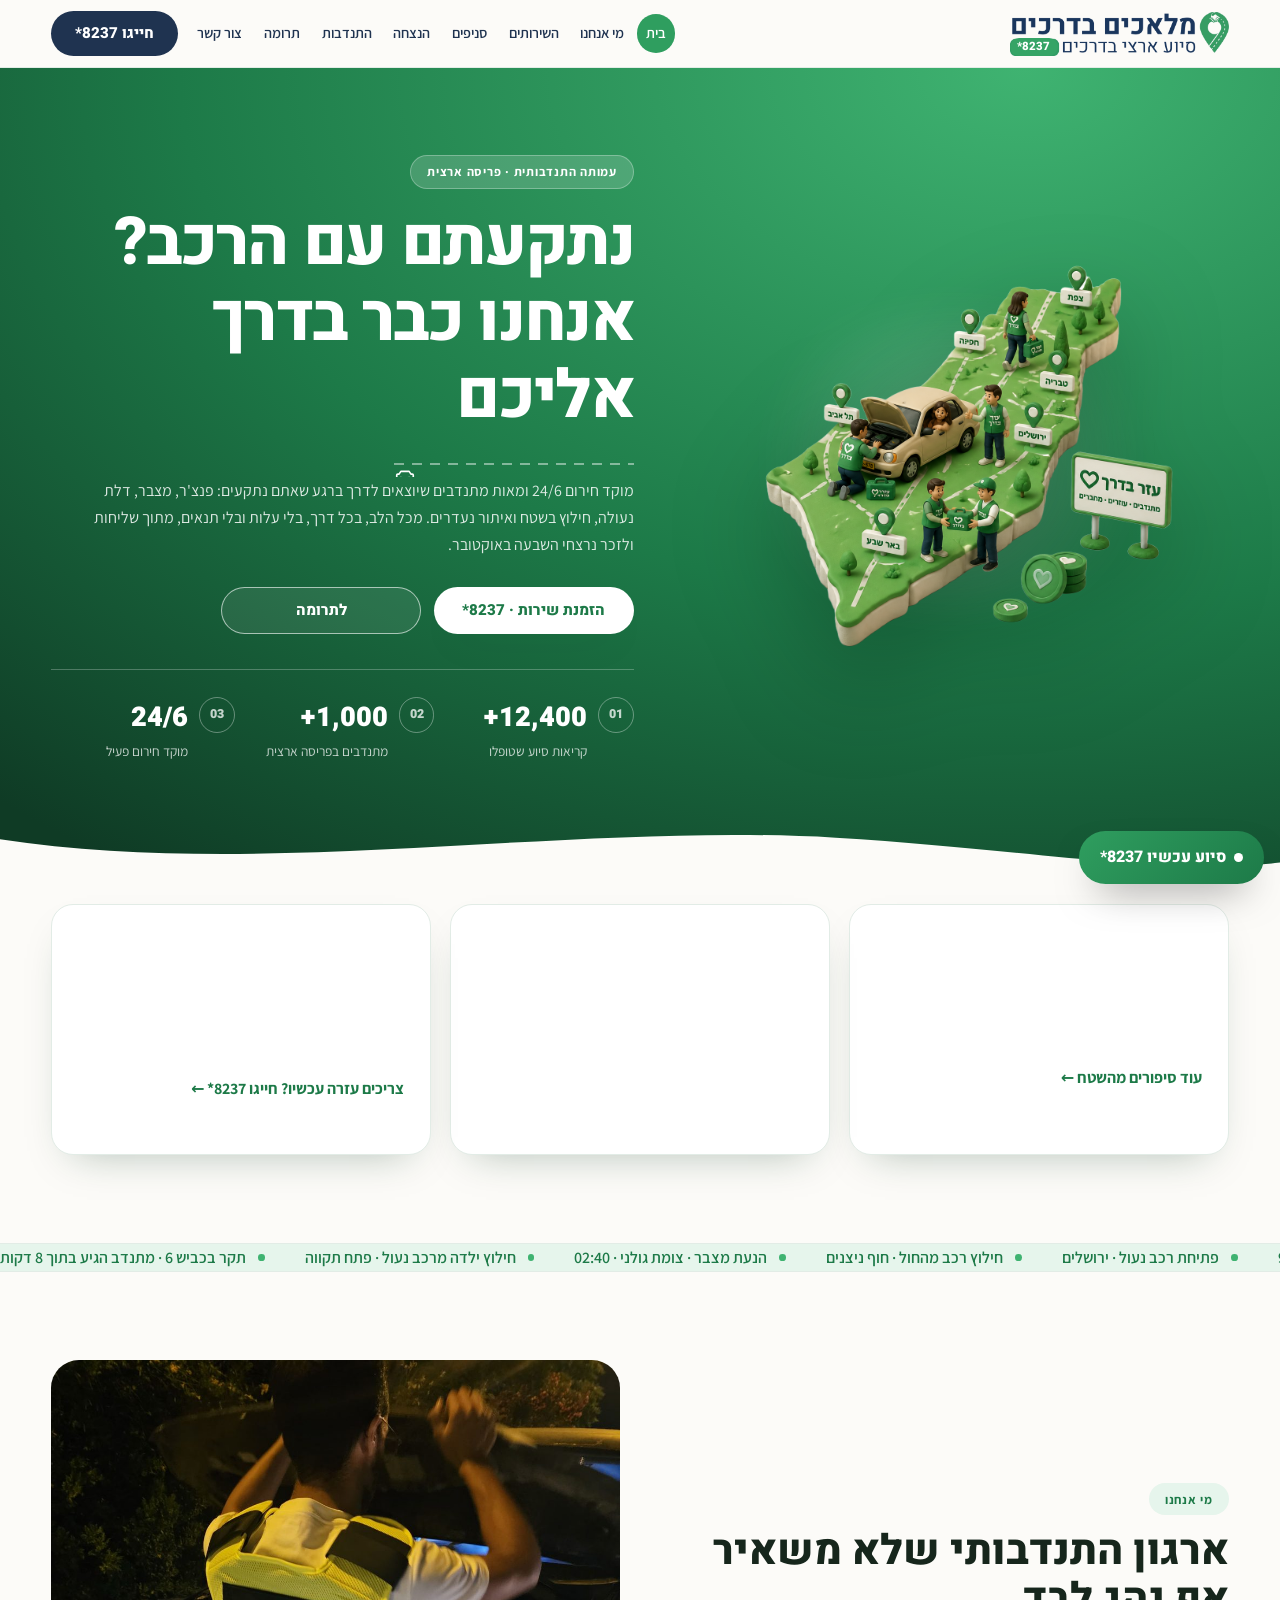
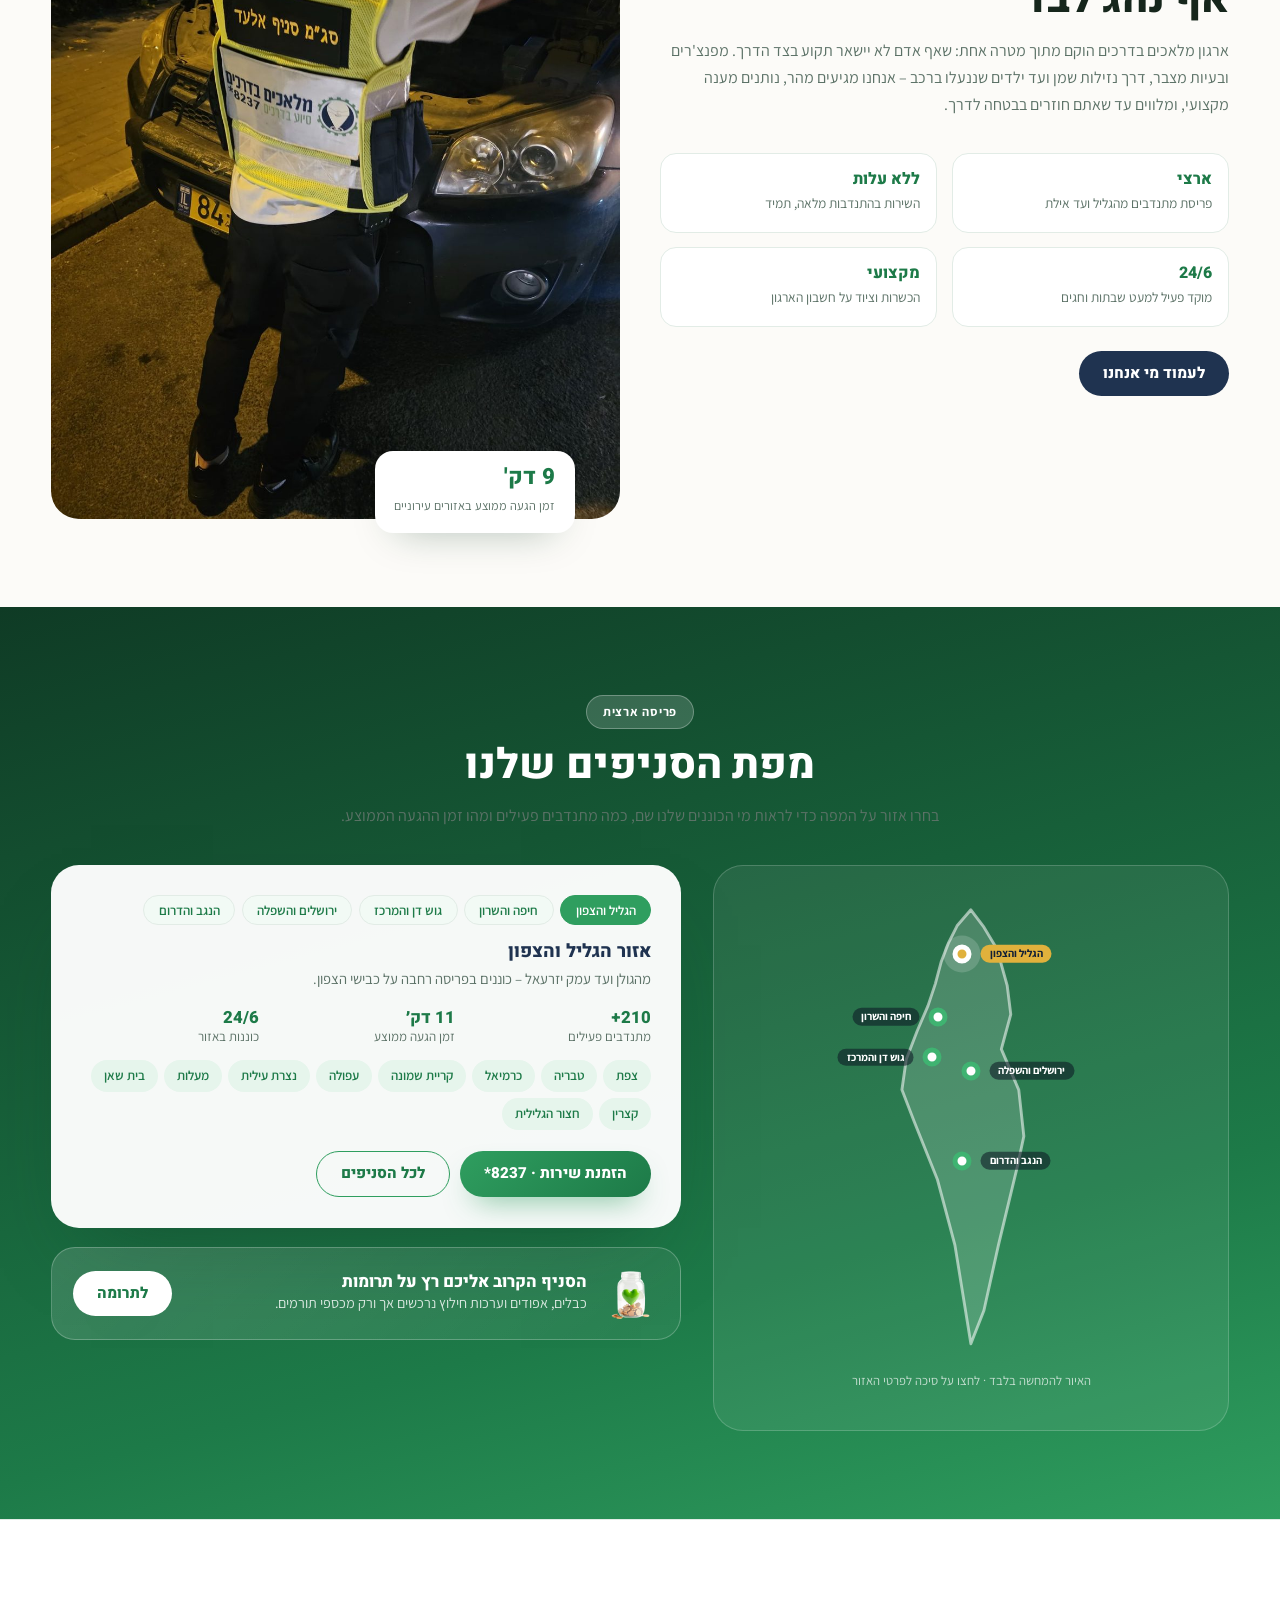
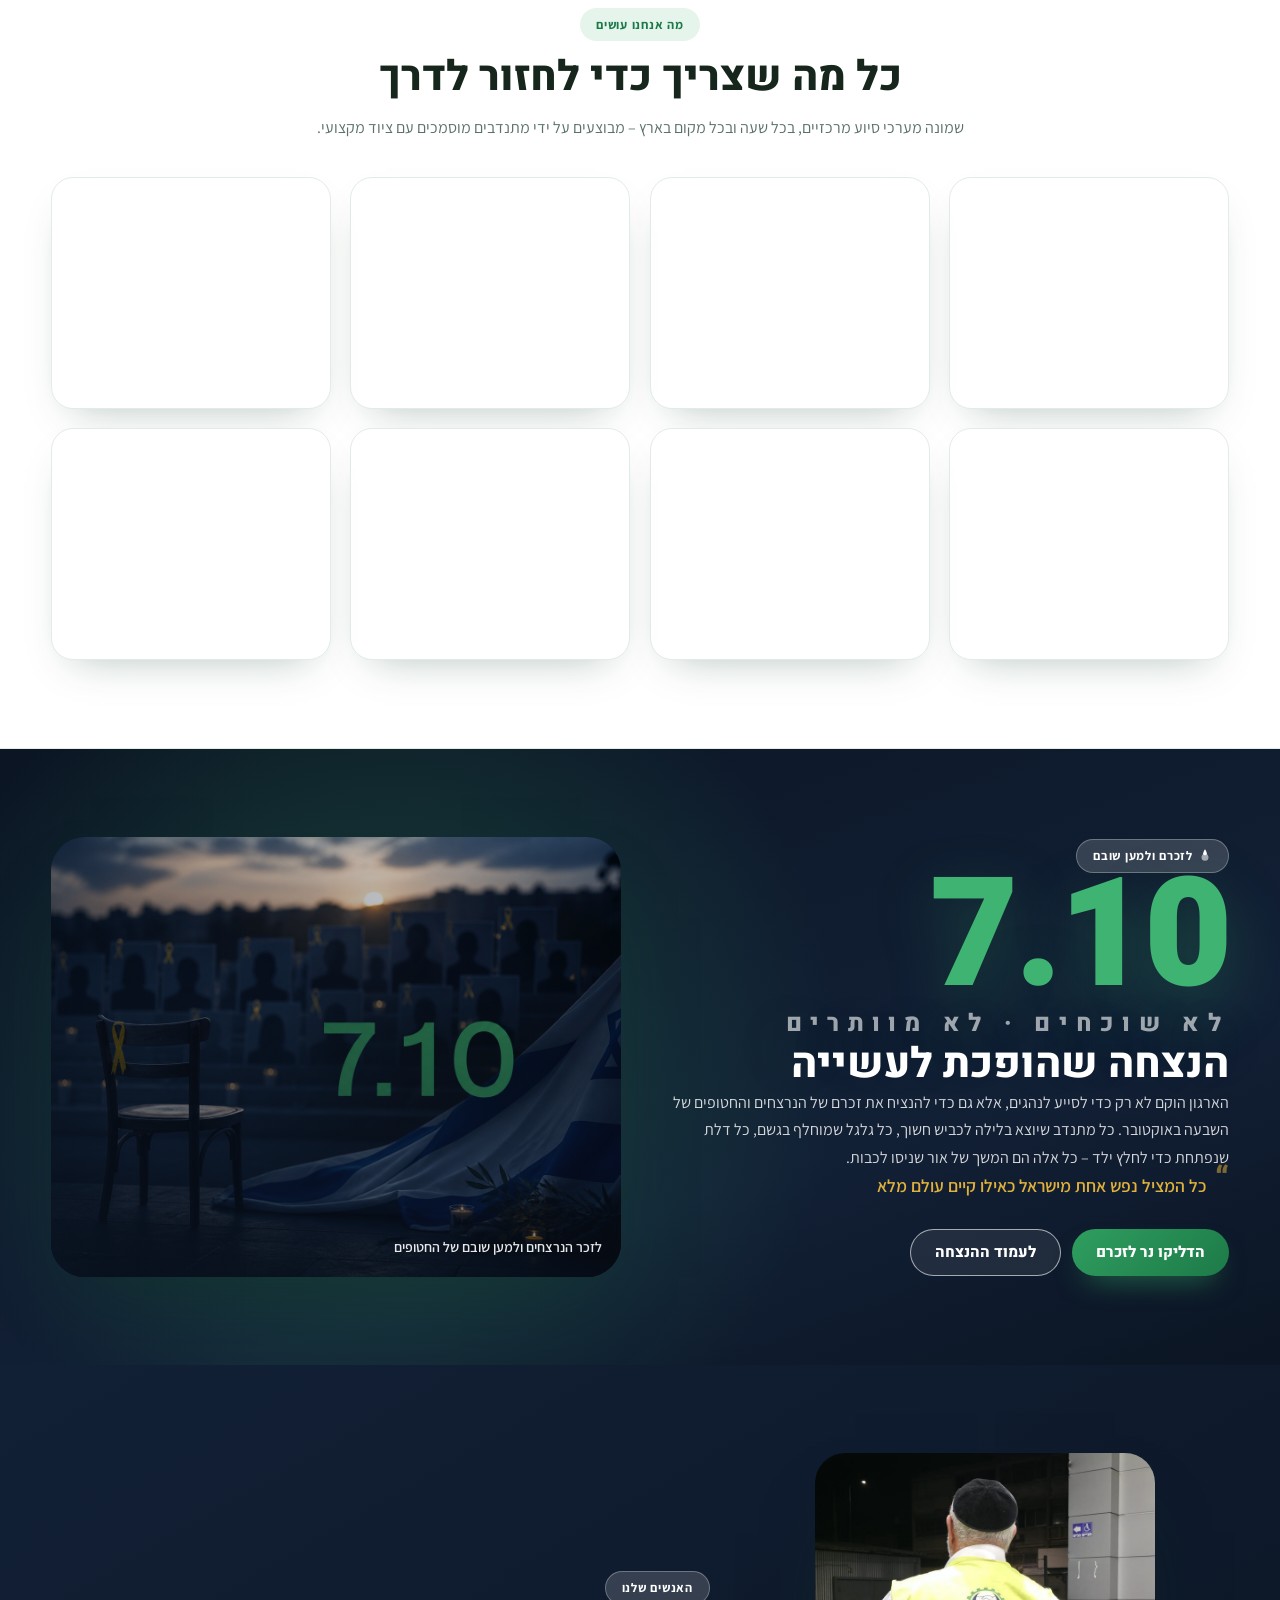
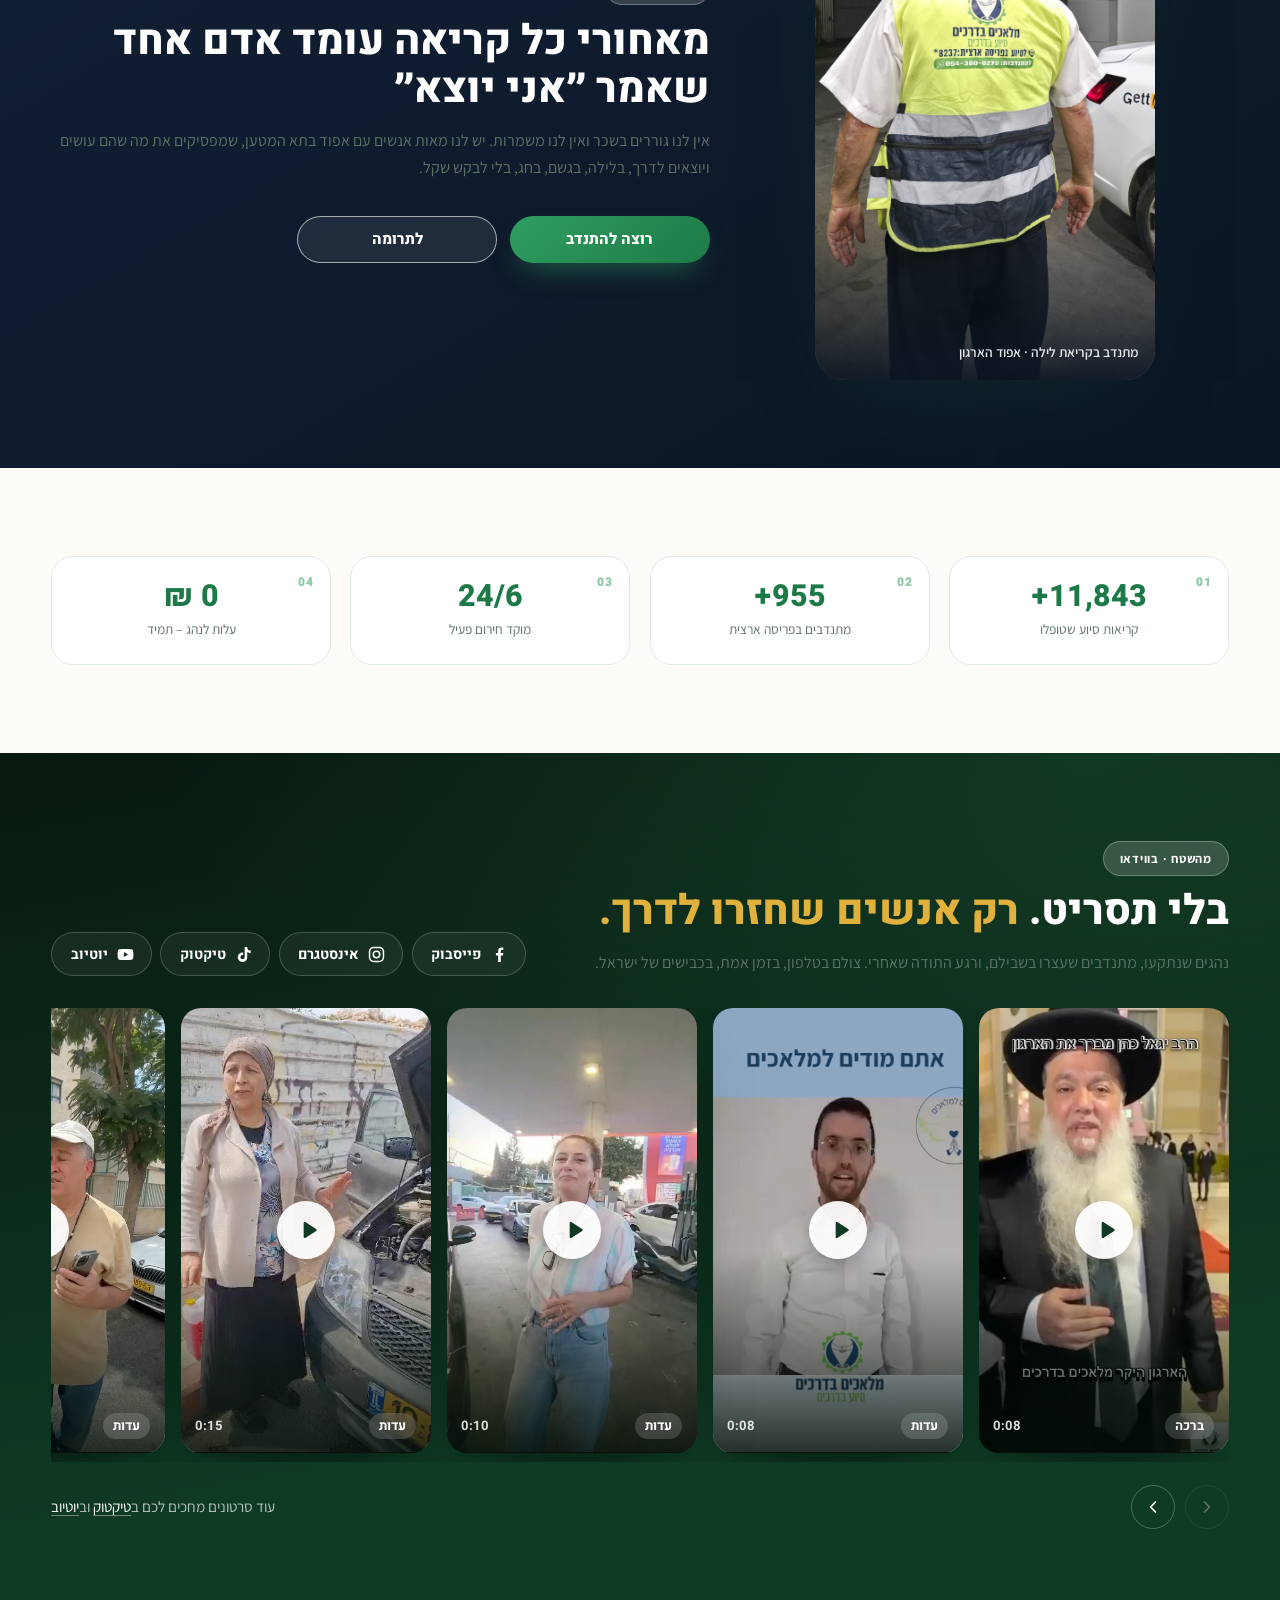
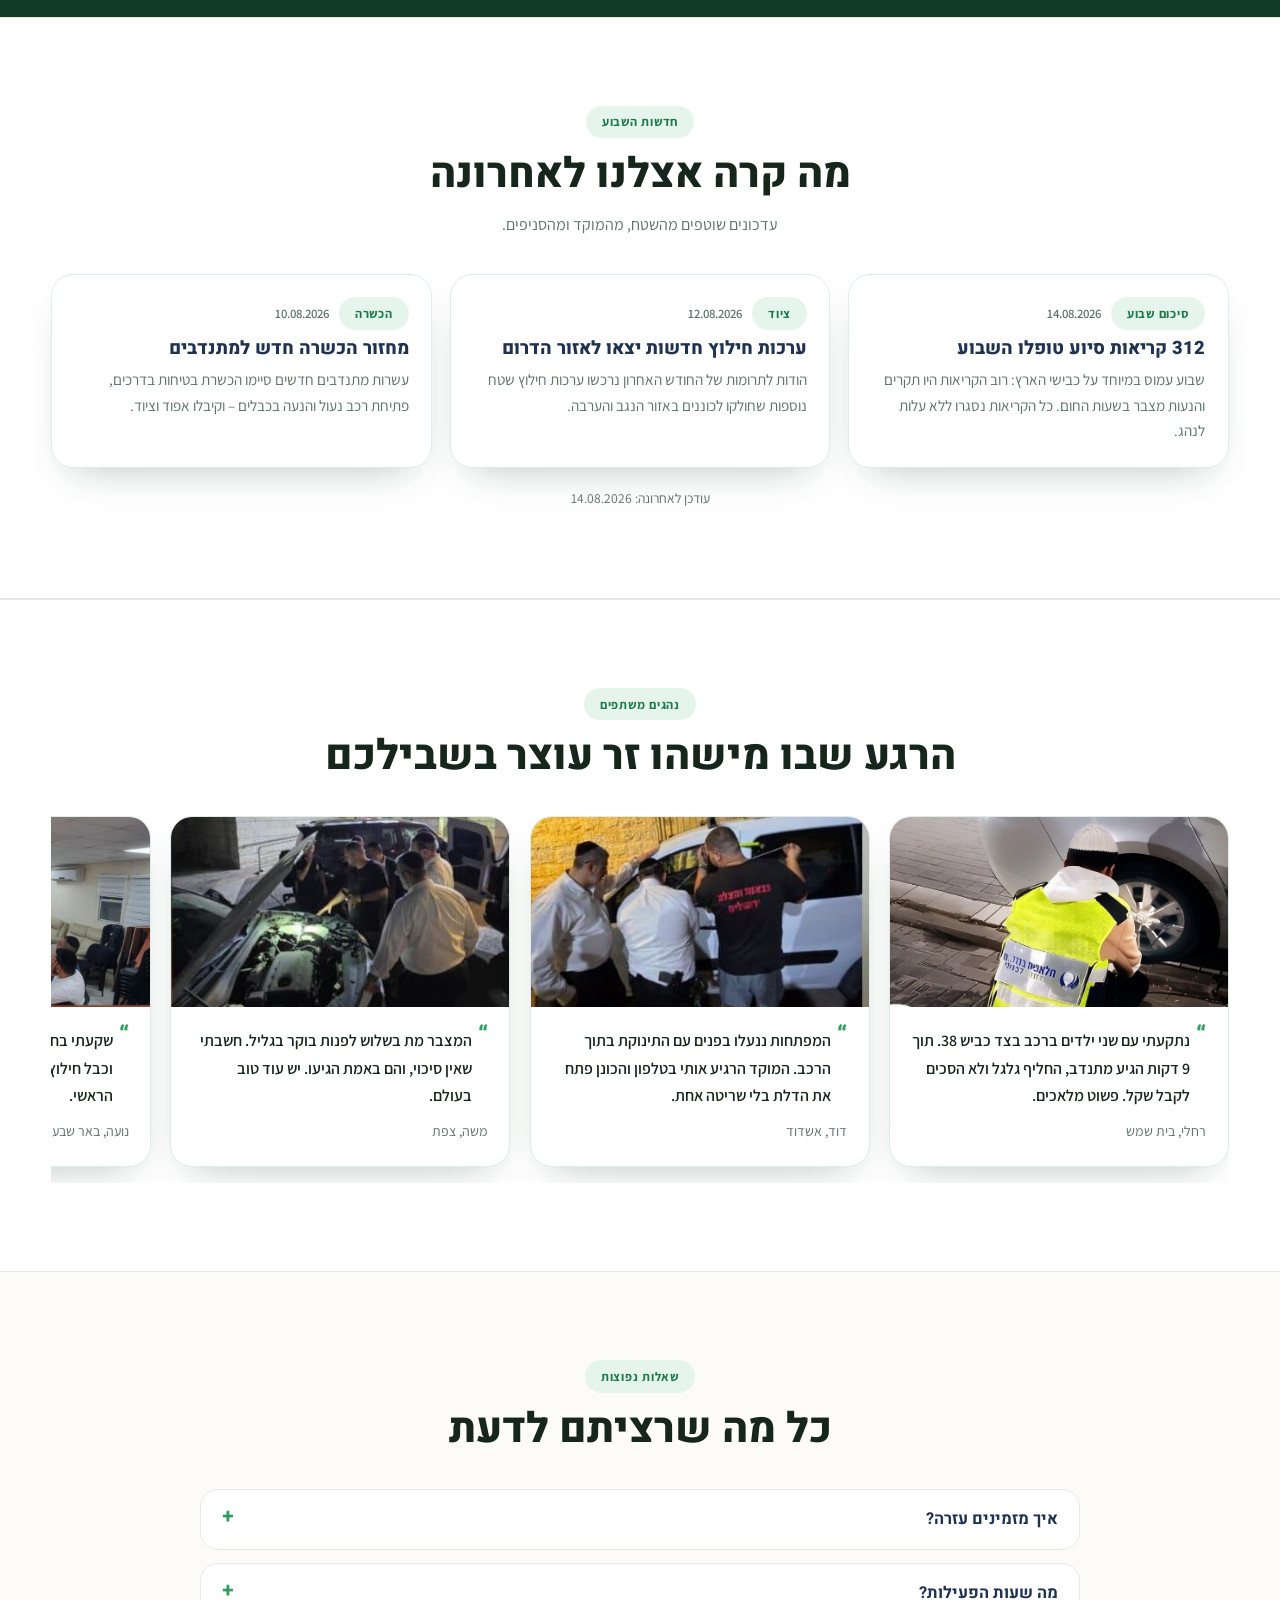
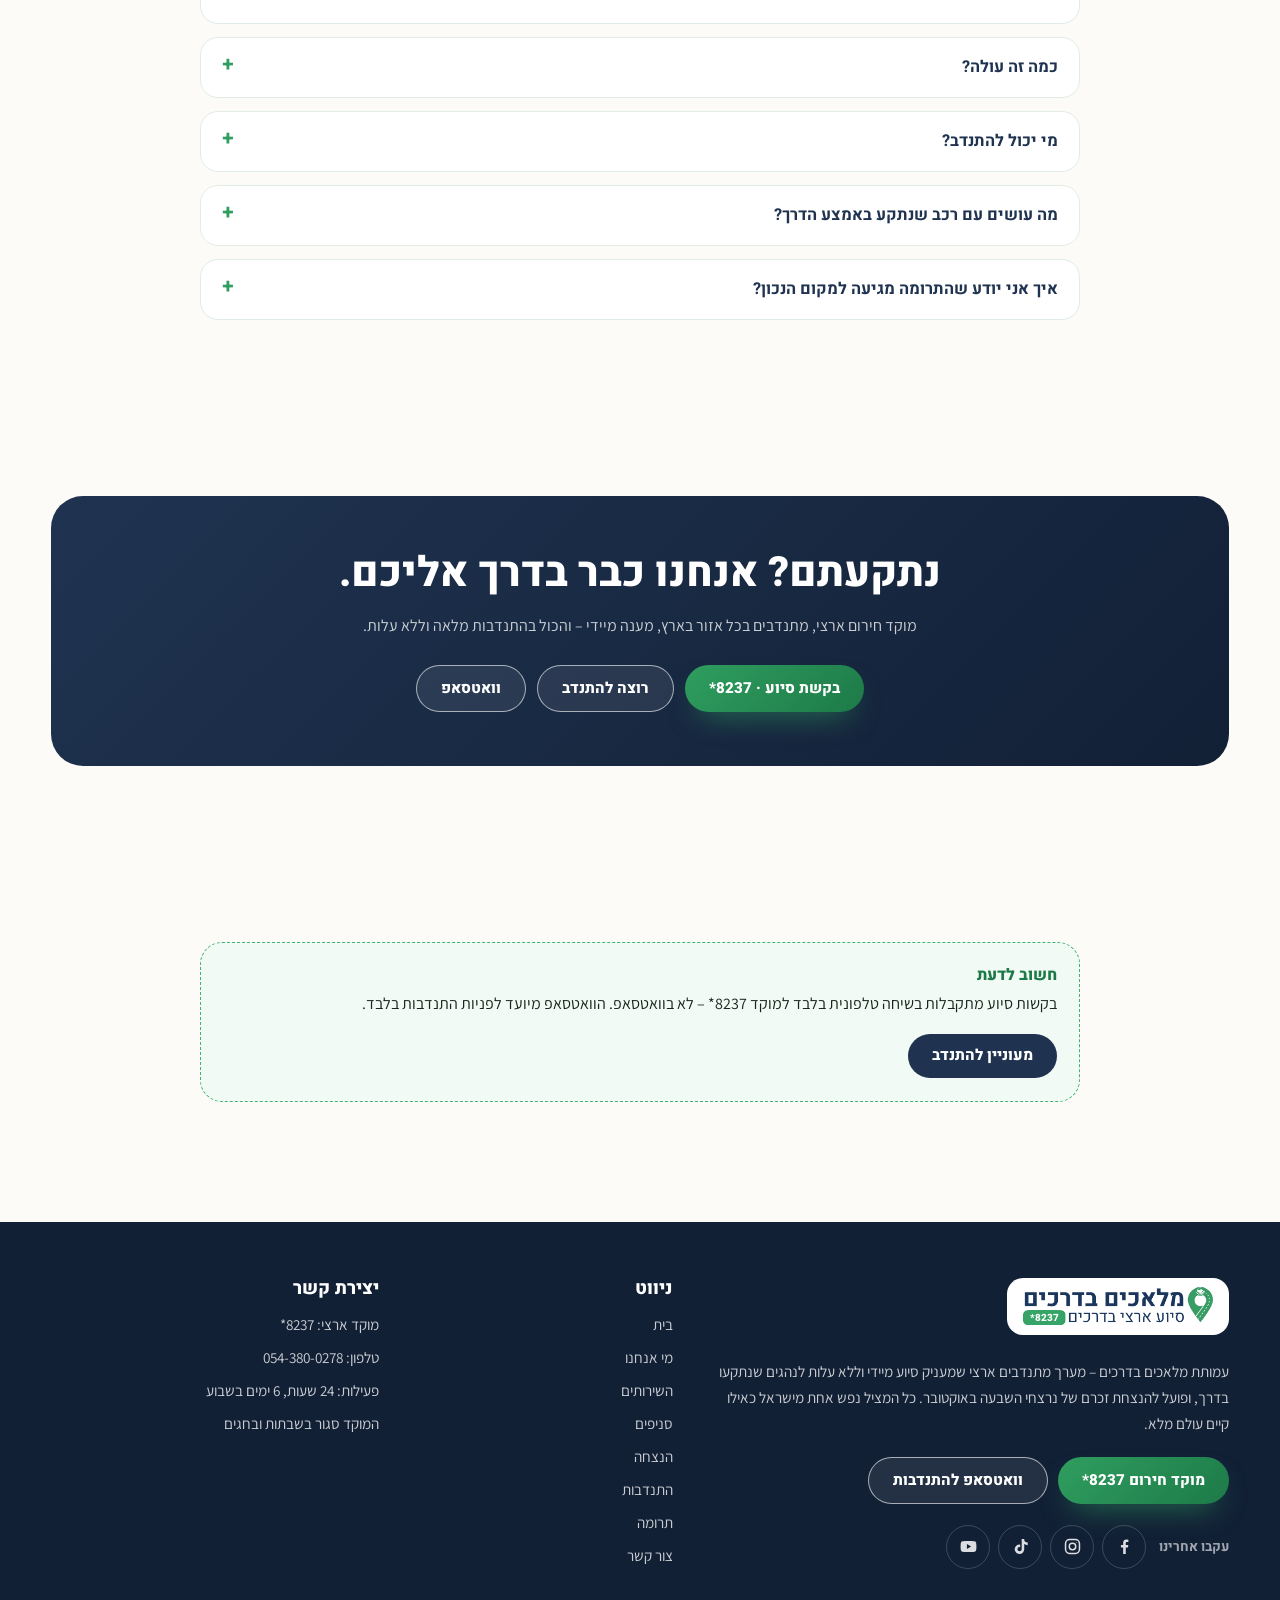
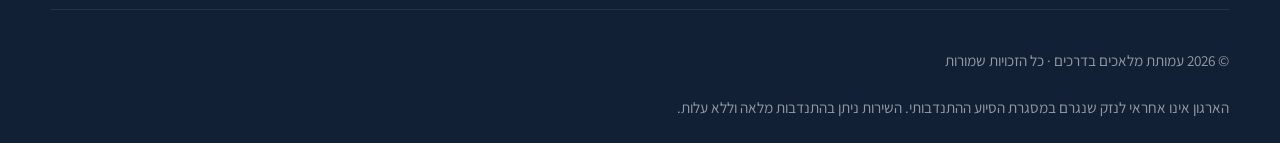
<file: index.html>
<!DOCTYPE html>
<html lang="he" dir="rtl">
<head>
<meta charset="utf-8">
<meta name="viewport" content="width=device-width, initial-scale=1, viewport-fit=cover">
<title>מלאכים בדרכים | סיוע ארצי בדרכים 24/6 · *8237</title>
<meta name="description" content="נתקעתם בדרך? מלאכים בדרכים מגיעים אליכם בהתנדבות וללא עלות – פנצ&#x27;ר, מצבר, פתיחת רכב נעול וחילוץ בשטח. מוקד ארצי *8237.">
<meta property="og:title" content="מלאכים בדרכים | סיוע ארצי בדרכים 24/6 · *8237">
<meta property="og:description" content="נתקעתם בדרך? מלאכים בדרכים מגיעים אליכם בהתנדבות וללא עלות – פנצ&#x27;ר, מצבר, פתיחת רכב נעול וחילוץ בשטח. מוקד ארצי *8237.">
<meta property="og:type" content="website">
<meta name="twitter:card" content="summary_large_image">
<meta name="theme-color" content="#2f9e5f">
<link rel="icon" type="image/png" href="assets/favicon.png">
<link rel="preconnect" href="https://fonts.googleapis.com">
<link rel="preconnect" href="https://fonts.gstatic.com" crossorigin>
<link href="https://fonts.googleapis.com/css2?family=Heebo:wght@400;600;700;800;900&family=Assistant:wght@300;400;500;600;700&display=swap" rel="stylesheet">
<link rel="stylesheet" href="css/styles.css?v=20260930-1">
</head>
<body>

<div class="preloader" id="preloader">
  <div class="curtain curtain-top"></div>
  <div class="curtain curtain-bottom"></div>
  <div class="preloader-inner">
    <div class="road-wrap"><img class="intro-car" src="assets/car.png" alt=""><div class="road"></div><div class="road-dashes"></div></div>
    <span class="intro-logo-wrap"><img class="intro-logo" src="assets/logo.png" alt="מלאכים בדרכים"></span>
    <p class="intro-tag">מכל הלב · בכל דרך</p>
  </div>
</div>

<header class="site-header" id="siteHeader">
  <div class="container header-inner">
    <a class="brand" href="index.html"><img src="assets/logo.png" alt="מלאכים בדרכים"></a>
    <div class="header-actions">
      <nav class="desktop-nav"><a class="nav-link is-active" href="index.html">בית</a><a class="nav-link" href="about.html">מי אנחנו</a><a class="nav-link" href="services.html">השירותים</a><a class="nav-link" href="branches.html">סניפים</a><a class="nav-link" href="memorial.html">הנצחה</a><a class="nav-link" href="volunteer.html">התנדבות</a><a class="nav-link" href="donate.html">תרומה</a><a class="nav-link" href="contact.html">צור קשר</a></nav>
      <a class="btn btn-navy" href="tel:*8237">חייגו *8237</a>
      <button class="burger" id="burger" aria-label="תפריט" aria-expanded="false"><span></span><span></span><span></span></button>
    </div>
  </div>
  <nav class="mobile-nav" id="mobileNav"><a href="index.html">בית</a><a href="about.html">מי אנחנו</a><a href="services.html">השירותים</a><a href="branches.html">סניפים</a><a href="memorial.html">הנצחה</a><a href="volunteer.html">התנדבות</a><a href="donate.html">תרומה</a><a href="contact.html">צור קשר</a><a class="btn btn-primary" href="tel:*8237">בקשת סיוע · *8237</a></nav>
</header>
<main>

<section class="hero">
  <div class="container hero-grid">
    <div class="hero-copy reveal">
      <span class="pill-light">עמותה התנדבותית · פריסה ארצית</span>
      <h1>נתקעתם עם הרכב?<br>אנחנו כבר בדרך אליכם</h1>
      <div class="road-strip" aria-hidden="true">
        <svg class="road-strip-car" viewBox="0 0 24 24" width="22" height="22" fill="none" stroke="#fff" stroke-width="1.8" stroke-linecap="round" stroke-linejoin="round"><path d="M3 15.5V12a1 1 0 0 1 1-1h1.5l2-3h9l2 3H20a1 1 0 0 1 1 1v3.5"/><path d="M3 15.5h18"/><circle cx="7.5" cy="15.5" r="1.6" fill="#fff" stroke="none"/><circle cx="16.5" cy="15.5" r="1.6" fill="#fff" stroke="none"/></svg>
      </div>
      <p>מוקד חירום 24/6 ומאות מתנדבים שיוצאים לדרך ברגע שאתם נתקעים: פנצ'ר, מצבר, דלת נעולה, חילוץ בשטח ואיתור נעדרים. מכל הלב, בכל דרך, בלי עלות ובלי תנאים, מתוך שליחות ולזכר נרצחי השבעה באוקטובר.</p>
      <div class="hero-actions duo">
        <a class="btn btn-white" href="tel:*8237">הזמנת שירות · *8237</a>
        <a class="btn btn-ghost-light" href="donate.html">לתרומה</a>
      </div>
      <dl class="hero-stats"><div><dt class="counter">12,400+</dt><dd>קריאות סיוע שטופלו</dd></div><div><dt class="counter">1,000+</dt><dd>מתנדבים בפריסה ארצית</dd></div><div><dt>24/6</dt><dd>מוקד חירום פעיל</dd></div></dl>
    </div>
    <figure class="hero-art reveal" aria-label="פריסת מתנדבי מלאכים בדרכים ברחבי ישראל">
      <img src="assets/hero-3d.png" alt="מפת ישראל מאוירת עם מתנדבים ורכבי סיוע ברחבי הארץ">
    </figure>
  </div>
  <svg class="wave" viewBox="0 0 1440 90" preserveAspectRatio="none"><path d="M0 90V26C300 78 640 4 940 24 1160 39 1310 74 1440 56V90Z"/></svg>
</section>

<section class="container float-cards">
  <article class="card tilt reveal">
    <span class="pill">סיפורי מלאכים</span>
    <blockquote class="quote quote-accent">בשתיים בלילה, בגשם, עם שני ילדים ברכב. הוא הגיע, החליף גלגל ולא הסכים לקבל שקל.</blockquote>
    <p class="muted">רחלי, בית שמש</p>
    <a class="link" href="about.html">עוד סיפורים מהשטח ←</a>
  </article>
  <article class="card tilt reveal">
    <div class="card-row">
      <div><h3>תרום והשפע</h3><p class="muted">כל תרומה הופכת לציוד חילוץ, כבלים, אפודים והכשרות למתנדבים.</p></div>
      <img class="jar float" src="assets/jar.png" alt="צנצנת תרומות">
    </div>
    <div class="progress"><span style="width:12%"></span></div>
    <p class="muted small">12% מיעד גיוס הציוד לשנה זו</p>
    <a class="btn btn-primary" href="donate.html">תרום עכשיו</a>
  </article>
  <article class="card tilt reveal">
    <span class="pill">מקרים מהשטח</span>
    <ul class="dot-list"><li>פנצ'ר בכביש 6: מתנדב הגיע תוך 8 דקות</li><li>חילוץ ילדה שננעלה ברכב · פתח תקווה</li><li>טעינת מצבר · צומת גולני, 02:40</li></ul>
    <a class="link" href="tel:*8237">צריכים עזרה עכשיו? חייגו *8237 ←</a>
  </article>
</section>

<section class="ticker" aria-label="עדכונים אחרונים מהשטח">
  <div class="ticker-track">
    <div class="ticker-group"><span>תקר בכביש 6 · מתנדב הגיע בתוך 8 דקות</span><span>חילוץ ילדה מרכב נעול · פתח תקווה</span><span>הנעת מצבר · צומת גולני · 02:40</span><span>חילוץ רכב מהחול · חוף ניצנים</span><span>פתיחת רכב נעול · ירושלים</span><span>סיוע בדלק · כביש 90</span></div>
    <div class="ticker-group" aria-hidden="true"><span>תקר בכביש 6 · מתנדב הגיע בתוך 8 דקות</span><span>חילוץ ילדה מרכב נעול · פתח תקווה</span><span>הנעת מצבר · צומת גולני · 02:40</span><span>חילוץ רכב מהחול · חוף ניצנים</span><span>פתיחת רכב נעול · ירושלים</span><span>סיוע בדלק · כביש 90</span></div>
  </div>
</section>

<section class="container split">
  <div class="reveal">
    <div class="section-head start"><span class="pill">מי אנחנו</span><h2>ארגון התנדבותי שלא משאיר אף נהג לבד</h2><p>ארגון מלאכים בדרכים הוקם מתוך מטרה אחת: שאף אדם לא יישאר תקוע בצד הדרך. מפנצ'רים ובעיות מצבר, דרך נזילות שמן ועד ילדים שננעלו ברכב – אנחנו מגיעים מהר, נותנים מענה מקצועי, ומלווים עד שאתם חוזרים בבטחה לדרך.</p></div>
    <div class="mini-grid">
      <div class="mini"><strong>ארצי</strong><span>פריסת מתנדבים מהגליל ועד אילת</span></div>
      <div class="mini"><strong>ללא עלות</strong><span>השירות בהתנדבות מלאה, תמיד</span></div>
      <div class="mini"><strong>24/6</strong><span>מוקד פעיל למעט שבתות וחגים</span></div>
      <div class="mini"><strong>מקצועי</strong><span>הכשרות וציוד על חשבון הארגון</span></div>
    </div>
    <a class="btn btn-navy" href="about.html">לעמוד מי אנחנו</a>
  </div>
  <div class="reveal art-box">
    <img src="assets/field-hood.jpg" alt="מתנדב מלאכים בדרכים מטפל ברכב שנתקע בלילה">
    <div class="badge-float"><strong class="counter">9 דק'</strong><span>זמן הגעה ממוצע באזורים עירוניים</span></div>
  </div>
</section>

<!-- ===== פריסה ארצית: מפה + סניפים + תרומה ===== -->
<section class="reach">
  <div class="container">
    <div class="section-head"><span class="pill-light">פריסה ארצית</span><h2>מפת הסניפים שלנו</h2><p class="light-text">בחרו אזור על המפה כדי לראות מי הכוננים שלנו שם, כמה מתנדבים פעילים ומהו זמן ההגעה הממוצע.</p></div>
    <div class="reach-grid">
      <div class="map-stage reveal">
        <div class="map-canvas">
          <svg class="map-svg" viewBox="0 0 300 620" role="img" aria-label="מפת ישראל עם אזורי הפעילות של הארגון">
            <path class="map-land" d="M150 8 L168 32 L186 62 L200 112 L205 152 L192 200 L216 256 L223 320 L214 362 L188 470 L168 560 L150 606 L128 470 L104 380 L72 300 L55 256 L61 214 L76 175 L91 140 L101 110 L109 80 L119 54 L131 30 Z"/>
          </svg>
          <div class="map-pins" id="mapPins"></div>
        </div>
        <p class="map-legend">האיור להמחשה בלבד · לחצו על סיכה לפרטי האזור</p>
      </div>

      <div>
        <div class="branch-panel reveal">
          <div class="branch-tabs" id="branchTabs"></div>
          <div id="branchBody"></div>
          <div class="panel-actions">
            <a class="btn btn-primary" href="tel:*8237">הזמנת שירות · *8237</a>
            <a class="btn btn-outline" href="branches.html">לכל הסניפים</a>
          </div>
        </div>
        <div class="donate-inline reveal">
          <img src="assets/jar.png" alt="">
          <p><strong>הסניף הקרוב אליכם רץ על תרומות</strong>כבלים, אפודים וערכות חילוץ נרכשים אך ורק מכספי תורמים.</p>
          <a class="btn btn-white" href="donate.html">לתרומה</a>
        </div>
      </div>
    </div>
  </div>
</section>

<section class="band">
  <div class="container">
    <div class="section-head"><span class="pill">מה אנחנו עושים</span><h2>כל מה שצריך כדי לחזור לדרך</h2><p>שמונה מערכי סיוע מרכזיים, בכל שעה ובכל מקום בארץ – מבוצעים על ידי מתנדבים מוסמכים עם ציוד מקצועי.</p></div>
    <div class="grid-4"><article class="card tilt reveal"><span class="icon"><svg viewBox="0 0 24 24" fill="none" stroke="currentColor" stroke-width="1.7" stroke-linecap="round" stroke-linejoin="round"><circle cx="12" cy="12" r="7.2"/><circle cx="12" cy="12" r="2"/><path d="M12 4.8v2.1M12 17.1v2.1M4.8 12h2.1M17.1 12h2.1M7 7l1.5 1.5M15.5 15.5 17 17M7 17l1.5-1.5M15.5 8.5 17 7"/></svg></span><h3>תיקון תקר בדרך</h3><p class="muted">החלפת גלגל, ניפוח וטיפול בפנצ'ר בכל שעה ובכל מקום בארץ – בלי לחכות שעות בצד הכביש.</p></article><article class="card tilt reveal"><span class="icon"><svg viewBox="0 0 24 24" fill="none" stroke="currentColor" stroke-width="1.7" stroke-linecap="round" stroke-linejoin="round"><rect x="2.5" y="8.2" width="15" height="9.6" rx="2"/><path d="M17.5 11.3h1.8a1 1 0 0 1 1 1v1.4a1 1 0 0 1-1 1h-1.8"/><path d="M6.8 8.2V6.3a1 1 0 0 1 1-1h1a1 1 0 0 1 1 1v1.9M10.8 8.2V6.3a1 1 0 0 1 1-1"/><path d="M11.2 11 9.3 14h1.8l-.9 2.3L13 13h-1.8Z" fill="currentColor" stroke="none"/></svg></span><h3>טעינת מצבר והנעה</h3><p class="muted">כבלים, בוסטר וטיפול בהנעה לרכבים פרטיים, מסחריים ומשאיות – מענה מהיר של כונן מהאזור.</p></article><article class="card tilt reveal"><span class="icon"><svg viewBox="0 0 24 24" fill="none" stroke="currentColor" stroke-width="1.7" stroke-linecap="round" stroke-linejoin="round"><circle cx="7.3" cy="15.7" r="3.8"/><path d="M10 13 18.5 4.5M15 8l2 2M12.3 10.7l2 2"/></svg></span><h3>פתיחת רכב נעול</h3><p class="muted">דלת טרוקה, מפתחות שנשארו בפנים, וחילוץ דחוף של ילדים או חיות שננעלו ברכב.</p></article><article class="card tilt reveal"><span class="icon"><svg viewBox="0 0 24 24" fill="none" stroke="currentColor" stroke-width="1.7" stroke-linecap="round" stroke-linejoin="round"><path d="M2.8 15.8V9.3a1 1 0 0 1 1-1h7.6l3.8 3.8h3.6a1 1 0 0 1 1 1v2.7"/><circle cx="7" cy="17.7" r="2"/><circle cx="16.5" cy="17.7" r="2"/><path d="M9 17.7h5.5M2.8 12.6h4.6"/></svg></span><h3>חילוץ בשטח</h3><p class="muted">חילוץ רכבים ששקעו בחול, בבוץ או בשטח פתוח בעזרת מתנדבים עם ציוד חילוץ מקצועי.</p></article><article class="card tilt reveal"><span class="icon"><svg viewBox="0 0 24 24" fill="none" stroke="currentColor" stroke-width="1.7" stroke-linecap="round" stroke-linejoin="round"><path d="M5 19.5V5.8a1.8 1.8 0 0 1 1.8-1.8h4.4A1.8 1.8 0 0 1 13 5.8v13.7M3.8 19.5h10.4"/><path d="M13 8.6h1.8a1.4 1.4 0 0 1 1.4 1.4v4.6a1.4 1.4 0 0 0 2.8 0v-3.8l-2.3-2.8"/></svg></span><h3>שמן, מים ודלק</h3><p class="muted">השלמת נוזלים, מים לרדיאטור וסיוע בדלק כדי להחזיר אתכם לדרך בבטחה.</p></article><article class="card tilt reveal"><span class="icon"><svg viewBox="0 0 24 24" fill="none" stroke="currentColor" stroke-width="1.7" stroke-linecap="round" stroke-linejoin="round"><path d="M12 20.8s6.5-5.8 6.5-10.8a6.5 6.5 0 0 0-13 0c0 5 6.5 10.8 6.5 10.8Z"/><circle cx="12" cy="10" r="2.2"/></svg></span><h3>איתור נעדרים</h3><p class="muted">מערך כוננים ארצי המסייע בחיפושים ובאיתור נעדרים בשיתוף גורמי ההצלה.</p></article><article class="card tilt reveal"><span class="icon"><svg viewBox="0 0 24 24" fill="none" stroke="currentColor" stroke-width="1.7" stroke-linecap="round" stroke-linejoin="round"><rect x="4.3" y="2.8" width="15.4" height="18.4" rx="1.6"/><path d="M12 2.8v18.4"/><path d="M8.3 7.6 6.7 9.7l1.6 2.1M15.7 7.6l1.6 2.1-1.6 2.1"/></svg></span><h3>חילוץ ממעליות</h3><p class="muted">מענה לאירועי לחץ של לכודים במעליות ובבתים – גם מחוץ לכביש אנחנו שם.</p></article><article class="card tilt reveal"><span class="icon"><svg viewBox="0 0 24 24" fill="none" stroke="currentColor" stroke-width="1.7" stroke-linecap="round" stroke-linejoin="round"><circle cx="12" cy="12" r="8.7"/><path d="M12 7.8v8.4M7.8 12h8.4"/></svg></span><h3>עזרה ראשונה לרכב</h3><p class="muted">בדיקה ראשונית, הנחיות בטיחות ותיאום גרירה למוסך הקרוב ביותר.</p></article></div>
  </div>
</section>

<!-- ===== 7.10 – הנצחה ===== -->
<section class="seven-oct">
  <div class="memorial-glow" aria-hidden="true"></div>
  <div class="container oct-grid">
    <div class="reveal">
      <span class="pill-light"><svg width="14" height="14" viewBox="0 0 24 24" fill="currentColor" aria-hidden="true" style="vertical-align:-2px;margin-inline-end:.3rem"><path d="M12 2c2 3.2 3.2 5.2 3.2 7.6a3.2 3.2 0 0 1-6.4 0C8.8 7.2 10 5.2 12 2Z"/><path d="M12 22a6 6 0 0 1-6-6c0-2.6 1.6-4.6 3.4-6.6.4 2 1.4 3.4 2.6 3.4s2.2-1.4 2.6-3.4C16.4 11.4 18 13.4 18 16a6 6 0 0 1-6 6Z" opacity=".55"/></svg>לזכרם ולמען שובם</span>
      <p class="oct-mark">7.10<small>לא שוכחים · לא מוותרים</small></p>
      <h2 class="light">הנצחה שהופכת לעשייה</h2>
      <p class="light-text">הארגון הוקם לא רק כדי לסייע לנהגים, אלא גם כדי להנציח את זכרם של הנרצחים והחטופים של השבעה באוקטובר. כל מתנדב שיוצא בלילה לכביש חשוך, כל גלגל שמוחלף בגשם, כל דלת שנפתחת כדי לחלץ ילד – כל אלה הם המשך של אור שניסו לכבות.</p>
      <blockquote class="gold quote quote-accent">כל המציל נפש אחת מישראל כאילו קיים עולם מלא</blockquote>
      <div class="hero-actions">
        <a class="btn btn-primary" href="memorial.html#candle">הדליקו נר לזכרם</a>
        <a class="btn btn-ghost-light" href="memorial.html">לעמוד ההנצחה</a>
      </div>
    </div>
    <figure class="oct-figure">
      <img src="assets/memorial-hostages-v2.png?v=20260827-1" data-fallback-src="assets/memorial-flag.jpg" decoding="async" alt="מיצג הנצחה סמלי למען החטופים ולזכר נרצחי השבעה באוקטובר">
      <figcaption>לזכר הנרצחים ולמען שובם של החטופים</figcaption>
    </figure>
  </div>
</section>

<!-- ===== האנשים שמאחורי הקריאה ===== -->
<section class="crew">
  <div class="container crew-grid">
    <figure class="crew-photo reveal">
      <img src="assets/volunteer-cutout.png" alt="מתנדב מלאכים בדרכים באפוד הארגון בקריאה לילית">
      <figcaption>מתנדב בקריאת לילה · אפוד הארגון</figcaption>
    </figure>
    <div class="reveal">
      <div class="section-head start"><span class="pill-light">האנשים שלנו</span><h2>מאחורי כל קריאה עומד אדם אחד שאמר <q>אני יוצא</q></h2><p class="light-text">אין לנו גוררים בשכר ואין לנו משמרות. יש לנו מאות אנשים עם אפוד בתא המטען, שמפסיקים את מה שהם עושים ויוצאים לדרך, בלילה, בגשם, בחג, בלי לבקש שקל.</p></div>
      <div class="hero-actions duo">
        <a class="btn btn-primary" href="volunteer.html">רוצה להתנדב</a>
        <a class="btn btn-ghost-light" href="donate.html">לתרומה</a>
      </div>
    </div>
  </div>
</section>

<section class="container">
  <div class="grid-4 stat-grid"><div class="stat reveal"><strong class="counter">12,400+</strong><span>קריאות סיוע שטופלו</span></div><div class="stat reveal"><strong class="counter">1,000+</strong><span>מתנדבים בפריסה ארצית</span></div><div class="stat reveal"><strong>24/6</strong><span>מוקד חירום פעיל</span></div><div class="stat reveal"><strong class="counter">0 ₪</strong><span>עלות לנהג – תמיד</span></div></div>
</section>

<!-- ===== סרטונים מהשטח + רשתות חברתיות ===== -->
<section class="reels">
  <div class="container">
    <div class="reels-head">
      <div class="section-head start"><span class="pill-light">מהשטח · בווידאו</span><h2>בלי תסריט. <span class="gold">רק אנשים שחזרו לדרך.</span></h2><p class="light-text">נהגים שנתקעו, מתנדבים שעצרו בשבילם, ורגע התודה שאחרי. צולם בטלפון, בזמן אמת, בכבישים של ישראל.</p></div>
      <nav class="social-row" aria-label="מלאכים בדרכים ברשתות החברתיות"><a class="social-pill social-pill-fb" href="https://www.facebook.com/p/%D7%9E%D7%9C%D7%90%D7%9B%D7%99%D7%9D-%D7%91%D7%93%D7%A8%D7%9B%D7%99%D7%9D-%D7%A1%D7%99%D7%95%D7%A2-%D7%91%D7%93%D7%A8%D7%9B%D7%99%D7%9D-61582272336801/" target="_blank" rel="noopener"><svg viewBox="0 0 24 24" aria-hidden="true"><path fill="currentColor" d="M13.6 21.5v-8.2h2.8l.4-3.3h-3.2V7.9c0-.9.3-1.6 1.6-1.6h1.7V3.4a22 22 0 0 0-2.5-.1c-2.5 0-4.1 1.5-4.1 4.3V10H7.5v3.3h2.8v8.2Z"/></svg><span>פייסבוק</span></a><a class="social-pill social-pill-ig" href="https://www.instagram.com/malachimbadrachim/" target="_blank" rel="noopener"><svg viewBox="0 0 24 24" aria-hidden="true" fill="none" stroke="currentColor" stroke-width="1.9"><rect x="3.2" y="3.2" width="17.6" height="17.6" rx="5.2"/><circle cx="12" cy="12" r="4.1"/><circle cx="17.3" cy="6.7" r=".6" fill="currentColor" stroke="none"/></svg><span>אינסטגרם</span></a><a class="social-pill social-pill-tt" href="https://www.tiktok.com/@malachimbadrachim" target="_blank" rel="noopener"><svg viewBox="0 0 24 24" aria-hidden="true"><path fill="currentColor" d="M16.7 2.5h-3.2v12.9a2.7 2.7 0 1 1-2.7-2.7c.3 0 .6 0 .8.1V9.5a6 6 0 1 0 5.1 5.9V8.9a7.6 7.6 0 0 0 4.4 1.4V7.1a4.4 4.4 0 0 1-4.4-4.6Z"/></svg><span>טיקטוק</span></a><a class="social-pill social-pill-yt" href="https://www.youtube.com/@%D7%9E%D7%9C%D7%90%D7%9B%D7%99%D7%9D%D7%91%D7%93%D7%A8%D7%9B%D7%99%D7%9D" target="_blank" rel="noopener"><svg viewBox="0 0 24 24" aria-hidden="true"><path fill="currentColor" fill-rule="evenodd" d="M21.6 7.2a2.5 2.5 0 0 0-1.8-1.8C18.2 5 12 5 12 5s-6.2 0-7.8.4a2.5 2.5 0 0 0-1.8 1.8A26 26 0 0 0 2 12a26 26 0 0 0 .4 4.8 2.5 2.5 0 0 0 1.8 1.8C5.8 19 12 19 12 19s6.2 0 7.8-.4a2.5 2.5 0 0 0 1.8-1.8A26 26 0 0 0 22 12a26 26 0 0 0-.4-4.8ZM10 15.1V8.9l5.3 3.1Z"/></svg><span>יוטיוב</span></a></nav>
    </div>
  </div>
  <div class="reel-rail-wrap">
    <div class="container reel-rail" id="reelRail" tabindex="0" aria-label="סרטונים מהשטח">
      <figure class="reel"><video preload="none" playsinline poster="assets/videos/field-01.jpg" src="assets/videos/field-01.mp4" aria-label="סרטון 1 מתוך 15: ברכה"></video><button class="reel-play" type="button" aria-label="הפעלת סרטון 1: ברכה"><svg viewBox="0 0 24 24" aria-hidden="true"><path fill="currentColor" d="M8 5.6v12.8a1 1 0 0 0 1.5.9l10-6.4a1 1 0 0 0 0-1.8l-10-6.4A1 1 0 0 0 8 5.6Z"/></svg></button><figcaption><span class="reel-tag">ברכה</span><span class="reel-time">0:08</span></figcaption></figure>
      <figure class="reel"><video preload="none" playsinline poster="assets/videos/field-02.jpg" src="assets/videos/field-02.mp4" aria-label="סרטון 2 מתוך 15: עדות"></video><button class="reel-play" type="button" aria-label="הפעלת סרטון 2: עדות"><svg viewBox="0 0 24 24" aria-hidden="true"><path fill="currentColor" d="M8 5.6v12.8a1 1 0 0 0 1.5.9l10-6.4a1 1 0 0 0 0-1.8l-10-6.4A1 1 0 0 0 8 5.6Z"/></svg></button><figcaption><span class="reel-tag">עדות</span><span class="reel-time">0:08</span></figcaption></figure>
      <figure class="reel"><video preload="none" playsinline poster="assets/videos/field-03.jpg" src="assets/videos/field-03.mp4" aria-label="סרטון 3 מתוך 15: עדות"></video><button class="reel-play" type="button" aria-label="הפעלת סרטון 3: עדות"><svg viewBox="0 0 24 24" aria-hidden="true"><path fill="currentColor" d="M8 5.6v12.8a1 1 0 0 0 1.5.9l10-6.4a1 1 0 0 0 0-1.8l-10-6.4A1 1 0 0 0 8 5.6Z"/></svg></button><figcaption><span class="reel-tag">עדות</span><span class="reel-time">0:10</span></figcaption></figure>
      <figure class="reel"><video preload="none" playsinline poster="assets/videos/field-04.jpg" src="assets/videos/field-04.mp4" aria-label="סרטון 4 מתוך 15: עדות"></video><button class="reel-play" type="button" aria-label="הפעלת סרטון 4: עדות"><svg viewBox="0 0 24 24" aria-hidden="true"><path fill="currentColor" d="M8 5.6v12.8a1 1 0 0 0 1.5.9l10-6.4a1 1 0 0 0 0-1.8l-10-6.4A1 1 0 0 0 8 5.6Z"/></svg></button><figcaption><span class="reel-tag">עדות</span><span class="reel-time">0:15</span></figcaption></figure>
      <figure class="reel"><video preload="none" playsinline poster="assets/videos/field-05.jpg" src="assets/videos/field-05.mp4" aria-label="סרטון 5 מתוך 15: עדות"></video><button class="reel-play" type="button" aria-label="הפעלת סרטון 5: עדות"><svg viewBox="0 0 24 24" aria-hidden="true"><path fill="currentColor" d="M8 5.6v12.8a1 1 0 0 0 1.5.9l10-6.4a1 1 0 0 0 0-1.8l-10-6.4A1 1 0 0 0 8 5.6Z"/></svg></button><figcaption><span class="reel-tag">עדות</span><span class="reel-time">0:32</span></figcaption></figure>
      <figure class="reel"><video preload="none" playsinline poster="assets/videos/field-06.jpg" src="assets/videos/field-06.mp4" aria-label="סרטון 6 מתוך 15: עדות"></video><button class="reel-play" type="button" aria-label="הפעלת סרטון 6: עדות"><svg viewBox="0 0 24 24" aria-hidden="true"><path fill="currentColor" d="M8 5.6v12.8a1 1 0 0 0 1.5.9l10-6.4a1 1 0 0 0 0-1.8l-10-6.4A1 1 0 0 0 8 5.6Z"/></svg></button><figcaption><span class="reel-tag">עדות</span><span class="reel-time">0:15</span></figcaption></figure>
      <figure class="reel"><video preload="none" playsinline poster="assets/videos/field-07.jpg" src="assets/videos/field-07.mp4" aria-label="סרטון 7 מתוך 15: עדות"></video><button class="reel-play" type="button" aria-label="הפעלת סרטון 7: עדות"><svg viewBox="0 0 24 24" aria-hidden="true"><path fill="currentColor" d="M8 5.6v12.8a1 1 0 0 0 1.5.9l10-6.4a1 1 0 0 0 0-1.8l-10-6.4A1 1 0 0 0 8 5.6Z"/></svg></button><figcaption><span class="reel-tag">עדות</span><span class="reel-time">0:30</span></figcaption></figure>
      <figure class="reel"><video preload="none" playsinline poster="assets/videos/field-08.jpg" src="assets/videos/field-08.mp4" aria-label="סרטון 8 מתוך 15: עדות"></video><button class="reel-play" type="button" aria-label="הפעלת סרטון 8: עדות"><svg viewBox="0 0 24 24" aria-hidden="true"><path fill="currentColor" d="M8 5.6v12.8a1 1 0 0 0 1.5.9l10-6.4a1 1 0 0 0 0-1.8l-10-6.4A1 1 0 0 0 8 5.6Z"/></svg></button><figcaption><span class="reel-tag">עדות</span><span class="reel-time">0:08</span></figcaption></figure>
      <figure class="reel"><video preload="none" playsinline poster="assets/videos/field-09.jpg" src="assets/videos/field-09.mp4" aria-label="סרטון 9 מתוך 15: מהשטח"></video><button class="reel-play" type="button" aria-label="הפעלת סרטון 9: מהשטח"><svg viewBox="0 0 24 24" aria-hidden="true"><path fill="currentColor" d="M8 5.6v12.8a1 1 0 0 0 1.5.9l10-6.4a1 1 0 0 0 0-1.8l-10-6.4A1 1 0 0 0 8 5.6Z"/></svg></button><figcaption><span class="reel-tag">מהשטח</span><span class="reel-time">0:14</span></figcaption></figure>
      <figure class="reel"><video preload="none" playsinline poster="assets/videos/field-10.jpg" src="assets/videos/field-10.mp4" aria-label="סרטון 10 מתוך 15: עדות"></video><button class="reel-play" type="button" aria-label="הפעלת סרטון 10: עדות"><svg viewBox="0 0 24 24" aria-hidden="true"><path fill="currentColor" d="M8 5.6v12.8a1 1 0 0 0 1.5.9l10-6.4a1 1 0 0 0 0-1.8l-10-6.4A1 1 0 0 0 8 5.6Z"/></svg></button><figcaption><span class="reel-tag">עדות</span><span class="reel-time">0:07</span></figcaption></figure>
      <figure class="reel"><video preload="none" playsinline poster="assets/videos/field-11.jpg" src="assets/videos/field-11.mp4" aria-label="סרטון 11 מתוך 15: מהשטח"></video><button class="reel-play" type="button" aria-label="הפעלת סרטון 11: מהשטח"><svg viewBox="0 0 24 24" aria-hidden="true"><path fill="currentColor" d="M8 5.6v12.8a1 1 0 0 0 1.5.9l10-6.4a1 1 0 0 0 0-1.8l-10-6.4A1 1 0 0 0 8 5.6Z"/></svg></button><figcaption><span class="reel-tag">מהשטח</span><span class="reel-time">0:05</span></figcaption></figure>
      <figure class="reel"><video preload="none" playsinline poster="assets/videos/field-12.jpg" src="assets/videos/field-12.mp4" aria-label="סרטון 12 מתוך 15: עדות"></video><button class="reel-play" type="button" aria-label="הפעלת סרטון 12: עדות"><svg viewBox="0 0 24 24" aria-hidden="true"><path fill="currentColor" d="M8 5.6v12.8a1 1 0 0 0 1.5.9l10-6.4a1 1 0 0 0 0-1.8l-10-6.4A1 1 0 0 0 8 5.6Z"/></svg></button><figcaption><span class="reel-tag">עדות</span><span class="reel-time">0:12</span></figcaption></figure>
      <figure class="reel"><video preload="none" playsinline poster="assets/videos/field-13.jpg" src="assets/videos/field-13.mp4" aria-label="סרטון 13 מתוך 15: מהשטח"></video><button class="reel-play" type="button" aria-label="הפעלת סרטון 13: מהשטח"><svg viewBox="0 0 24 24" aria-hidden="true"><path fill="currentColor" d="M8 5.6v12.8a1 1 0 0 0 1.5.9l10-6.4a1 1 0 0 0 0-1.8l-10-6.4A1 1 0 0 0 8 5.6Z"/></svg></button><figcaption><span class="reel-tag">מהשטח</span><span class="reel-time">0:06</span></figcaption></figure>
      <figure class="reel"><video preload="none" playsinline poster="assets/videos/field-14.jpg" src="assets/videos/field-14.mp4" aria-label="סרטון 14 מתוך 15: מהשטח"></video><button class="reel-play" type="button" aria-label="הפעלת סרטון 14: מהשטח"><svg viewBox="0 0 24 24" aria-hidden="true"><path fill="currentColor" d="M8 5.6v12.8a1 1 0 0 0 1.5.9l10-6.4a1 1 0 0 0 0-1.8l-10-6.4A1 1 0 0 0 8 5.6Z"/></svg></button><figcaption><span class="reel-tag">מהשטח</span><span class="reel-time">0:33</span></figcaption></figure>
      <figure class="reel"><video preload="none" playsinline poster="assets/videos/field-15.jpg" src="assets/videos/field-15.mp4" aria-label="סרטון 15 מתוך 15: מהשטח"></video><button class="reel-play" type="button" aria-label="הפעלת סרטון 15: מהשטח"><svg viewBox="0 0 24 24" aria-hidden="true"><path fill="currentColor" d="M8 5.6v12.8a1 1 0 0 0 1.5.9l10-6.4a1 1 0 0 0 0-1.8l-10-6.4A1 1 0 0 0 8 5.6Z"/></svg></button><figcaption><span class="reel-tag">מהשטח</span><span class="reel-time">0:10</span></figcaption></figure>
    </div>
    <div class="container reel-controls">
      <button class="reel-arrow" type="button" data-dir="prev" aria-label="לסרטונים הקודמים"><svg viewBox="0 0 24 24" fill="none" stroke="currentColor" stroke-width="2" stroke-linecap="round" stroke-linejoin="round" aria-hidden="true"><path d="m9 6 6 6-6 6"/></svg></button>
      <button class="reel-arrow" type="button" data-dir="next" aria-label="לסרטונים הבאים"><svg viewBox="0 0 24 24" fill="none" stroke="currentColor" stroke-width="2" stroke-linecap="round" stroke-linejoin="round" aria-hidden="true"><path d="m15 6-6 6 6 6"/></svg></button>
      <p>עוד סרטונים מחכים לכם ב<a href="https://www.tiktok.com/@malachimbadrachim" target="_blank" rel="noopener">טיקטוק</a> וב<a href="https://www.youtube.com/@%D7%9E%D7%9C%D7%90%D7%9B%D7%99%D7%9D%D7%91%D7%93%D7%A8%D7%9B%D7%99%D7%9D" target="_blank" rel="noopener">יוטיוב</a></p>
    </div>
  </div>
</section>

<!-- ===== חדשות השבוע – התוכן מגיע מ-js/news.js ===== -->
<section class="band">
  <div class="container">
    <div class="section-head"><span class="pill">חדשות השבוע</span><h2>מה קרה אצלנו לאחרונה</h2><p>עדכונים שוטפים מהשטח, מהמוקד ומהסניפים.</p></div>
    <div class="news-grid" id="newsGrid" data-limit="3"></div>
    <p class="news-updated" id="newsUpdated"></p>
  </div>
</section>

<section class="band stories-band">
  <div class="container"><div class="section-head"><span class="pill">נהגים משתפים</span><h2>הרגע שבו מישהו זר עוצר בשבילכם</h2></div></div>
  <div class="container testimonial-rail" aria-label="סיפורים מהשטח">
    <figure class="card story-card"><img src="assets/field-wheel.jpg" decoding="async" alt="מתנדב מסייע בהחלפת גלגל בשטח"><blockquote class="quote-card"><p>נתקעתי עם שני ילדים ברכב בצד כביש 38. תוך 9 דקות הגיע מתנדב, החליף גלגל ולא הסכים לקבל שקל. פשוט מלאכים.</p><footer>רחלי, בית שמש</footer></blockquote></figure>
    <figure class="card story-card"><img src="assets/field-van.jpg" decoding="async" alt="מתנדבים מסייעים ליד רכב"><blockquote class="quote-card"><p>המפתחות ננעלו בפנים עם התינוקת בתוך הרכב. המוקד הרגיע אותי בטלפון והכונן פתח את הדלת בלי שריטה אחת.</p><footer>דוד, אשדוד</footer></blockquote></figure>
    <figure class="card story-card"><img src="assets/field-engine.jpg" decoding="async" alt="בדיקת תקלה ברכב בשעת לילה"><blockquote class="quote-card"><p>המצבר מת בשלוש לפנות בוקר בגליל. חשבתי שאין סיכוי, והם באמת הגיעו. יש עוד טוב בעולם.</p><footer>משה, צפת</footer></blockquote></figure>
    <figure class="card story-card"><img src="assets/field-briefing.jpg" decoding="async" alt="מתנדבי הארגון במפגש הכשרה"><blockquote class="quote-card"><p>שקעתי בחול בדרך למכתש. מתנדב עם ג'יפ וכבל חילוץ הוציא אותי וליווה אותי עד לכביש הראשי.</p><footer>נועה, באר שבע</footer></blockquote></figure>
  </div>
</section>

<section class="container narrow">
  <div class="section-head"><span class="pill">שאלות נפוצות</span><h2>כל מה שרציתם לדעת</h2></div>
  <div class="faq"><div class="faq-item reveal"><button class="faq-q">איך מזמינים עזרה?<span>+</span></button><div class="faq-a"><p>מחייגים למוקד *8237 בשיחה רגילה (לא בוואטסאפ), מוסרים מיקום ותיאור קצר של התקלה, והכונן הקרוב אליכם יוצא לדרך.</p></div></div><div class="faq-item reveal"><button class="faq-q">מה שעות הפעילות?<span>+</span></button><div class="faq-a"><p>המוקד פעיל 24 שעות ביממה, 6 ימים בשבוע. נסגר שעה לפני כניסת השבת ונפתח שעה לאחר יציאתה.</p></div></div><div class="faq-item reveal"><button class="faq-q">כמה זה עולה?<span>+</span></button><div class="faq-a"><p>השירות ניתן ללא עלות וללא תנאים. אנחנו עמותה התנדבותית – כל התרומות מופנות לציוד, הכשרות והרחבת הפריסה.</p></div></div><div class="faq-item reveal"><button class="faq-q">מי יכול להתנדב?<span>+</span></button><div class="faq-a"><p>כל אדם עם רצון טוב לעזור. אין צורך בניסיון קודם – אנחנו מספקים הכשרה, אפוד וציוד על חשבון הארגון.</p></div></div><div class="faq-item reveal"><button class="faq-q">מה עושים עם רכב שנתקע באמצע הדרך?<span>+</span></button><div class="faq-a"><p>עוצרים בשול במקום בטוח, מדליקים אורות חירום ומציבים משולש אזהרה, ומתקשרים למוקד – ננחה אתכם עד שהכונן מגיע.</p></div></div><div class="faq-item reveal"><button class="faq-q">איך אני יודע שהתרומה מגיעה למקום הנכון?<span>+</span></button><div class="faq-a"><p>העמותה פועלת בשקיפות מלאה. כל תרומה מופנית לרכישת ציוד חילוץ, הכשרת מתנדבים והרחבת השירות.</p></div></div></div>
</section>


<section class="container">
  <div class="cta-band reveal">
    <h2>נתקעתם? אנחנו כבר בדרך אליכם.</h2>
    <p>מוקד חירום ארצי, מתנדבים בכל אזור בארץ, מענה מיידי – והכול בהתנדבות מלאה וללא עלות.</p>
    <div class="cta-actions">
      <a class="btn btn-primary" href="tel:*8237">בקשת סיוע · *8237</a>
      <a class="btn btn-ghost-light" href="volunteer.html">רוצה להתנדב</a>
      <a class="btn btn-ghost-light" href="https://wa.me/972543800278">וואטסאפ</a>
    </div>
  </div>
</section>

<section class="container narrow">
  <div class="note reveal">
    <strong>חשוב לדעת</strong>
    <p>בקשות סיוע מתקבלות בשיחה טלפונית בלבד למוקד *8237 – לא בוואטסאפ. הוואטסאפ מיועד לפניות התנדבות בלבד.</p>
    <a class="btn btn-navy" href="https://wa.me/972543800278">מעוניין להתנדב</a>
  </div>
</section>

</main>

<footer class="site-footer">
  <div class="container footer-grid">
    <div class="footer-about">
      <span class="footer-logo"><img src="assets/logo.png" alt="מלאכים בדרכים"></span>
      <p>עמותת מלאכים בדרכים – מערך מתנדבים ארצי שמעניק סיוע מיידי וללא עלות לנהגים שנתקעו בדרך, ופועל להנצחת זכרם של נרצחי השבעה באוקטובר. כל המציל נפש אחת מישראל כאילו קיים עולם מלא.</p>
      <div class="footer-cta">
        <a class="btn btn-primary" href="tel:*8237">מוקד חירום *8237</a>
        <a class="btn btn-ghost-light" href="https://wa.me/972543800278">וואטסאפ להתנדבות</a>
      </div>
      <div class="footer-social" aria-label="מלאכים בדרכים ברשתות החברתיות"><span>עקבו אחרינו</span><a class="social-btn social-btn-fb" href="https://www.facebook.com/p/%D7%9E%D7%9C%D7%90%D7%9B%D7%99%D7%9D-%D7%91%D7%93%D7%A8%D7%9B%D7%99%D7%9D-%D7%A1%D7%99%D7%95%D7%A2-%D7%91%D7%93%D7%A8%D7%9B%D7%99%D7%9D-61582272336801/" target="_blank" rel="noopener" aria-label="פייסבוק"><svg viewBox="0 0 24 24" aria-hidden="true"><path fill="currentColor" d="M13.6 21.5v-8.2h2.8l.4-3.3h-3.2V7.9c0-.9.3-1.6 1.6-1.6h1.7V3.4a22 22 0 0 0-2.5-.1c-2.5 0-4.1 1.5-4.1 4.3V10H7.5v3.3h2.8v8.2Z"/></svg></a><a class="social-btn social-btn-ig" href="https://www.instagram.com/malachimbadrachim/" target="_blank" rel="noopener" aria-label="אינסטגרם"><svg viewBox="0 0 24 24" aria-hidden="true" fill="none" stroke="currentColor" stroke-width="1.9"><rect x="3.2" y="3.2" width="17.6" height="17.6" rx="5.2"/><circle cx="12" cy="12" r="4.1"/><circle cx="17.3" cy="6.7" r=".6" fill="currentColor" stroke="none"/></svg></a><a class="social-btn social-btn-tt" href="https://www.tiktok.com/@malachimbadrachim" target="_blank" rel="noopener" aria-label="טיקטוק"><svg viewBox="0 0 24 24" aria-hidden="true"><path fill="currentColor" d="M16.7 2.5h-3.2v12.9a2.7 2.7 0 1 1-2.7-2.7c.3 0 .6 0 .8.1V9.5a6 6 0 1 0 5.1 5.9V8.9a7.6 7.6 0 0 0 4.4 1.4V7.1a4.4 4.4 0 0 1-4.4-4.6Z"/></svg></a><a class="social-btn social-btn-yt" href="https://www.youtube.com/@%D7%9E%D7%9C%D7%90%D7%9B%D7%99%D7%9D%D7%91%D7%93%D7%A8%D7%9B%D7%99%D7%9D" target="_blank" rel="noopener" aria-label="יוטיוב"><svg viewBox="0 0 24 24" aria-hidden="true"><path fill="currentColor" fill-rule="evenodd" d="M21.6 7.2a2.5 2.5 0 0 0-1.8-1.8C18.2 5 12 5 12 5s-6.2 0-7.8.4a2.5 2.5 0 0 0-1.8 1.8A26 26 0 0 0 2 12a26 26 0 0 0 .4 4.8 2.5 2.5 0 0 0 1.8 1.8C5.8 19 12 19 12 19s6.2 0 7.8-.4a2.5 2.5 0 0 0 1.8-1.8A26 26 0 0 0 22 12a26 26 0 0 0-.4-4.8ZM10 15.1V8.9l5.3 3.1Z"/></svg></a></div>
    </div>
    <div><h3>ניווט</h3><ul class="footer-links"><li><a href="index.html">בית</a></li><li><a href="about.html">מי אנחנו</a></li><li><a href="services.html">השירותים</a></li><li><a href="branches.html">סניפים</a></li><li><a href="memorial.html">הנצחה</a></li><li><a href="volunteer.html">התנדבות</a></li><li><a href="donate.html">תרומה</a></li><li><a href="contact.html">צור קשר</a></li></ul></div>
    <div><h3>יצירת קשר</h3><ul class="footer-links">
      <li>מוקד ארצי: <a href="tel:*8237">*8237</a></li>
      <li>טלפון: <a href="tel:+972543800278">054-380-0278</a></li>
      <li>פעילות: 24 שעות, 6 ימים בשבוע</li>
      <li>המוקד סגור בשבתות ובחגים</li></ul></div>
  </div>
  <div class="footer-bottom container">
    <p>© 2026 עמותת מלאכים בדרכים · כל הזכויות שמורות</p>
    <p>הארגון אינו אחראי לנזק שנגרם במסגרת הסיוע ההתנדבותי. השירות ניתן בהתנדבות מלאה וללא עלות.</p>
  </div>
</footer>
<nav class="app-nav" id="appNav" aria-label="ניווט מהיר">
  <a href="index.html" class="app-nav-item" data-page="index"><svg viewBox="0 0 24 24" fill="none" stroke="currentColor" stroke-width="1.8" stroke-linecap="round" stroke-linejoin="round"><path d="M4 11.5 12 4l8 7.5"/><path d="M6 10v9a1 1 0 0 0 1 1h4v-6h2v6h4a1 1 0 0 0 1-1v-9"/></svg><span>בית</span></a>
  <a href="services.html" class="app-nav-item" data-page="services"><svg viewBox="0 0 24 24" fill="none" stroke="currentColor" stroke-width="1.8" stroke-linecap="round" stroke-linejoin="round"><path d="M14.7 6.3a3.5 3.5 0 0 0-4.8 4.1L4 16.3V20h3.7l5.9-5.9a3.5 3.5 0 0 0 4.1-4.8l-2.6 2.6-1.9-1.9 2.5-2.7Z"/></svg><span>שירותים</span></a>
  <a href="tel:*8237" class="app-nav-item app-nav-call"><span class="app-nav-call-circle"><svg viewBox="0 0 24 24" fill="none" stroke="currentColor" stroke-width="1.8" stroke-linecap="round" stroke-linejoin="round"><path d="M5.5 4h3l1.4 4.2-2 1.6a12 12 0 0 0 6.3 6.3l1.6-2 4.2 1.4v3a1.5 1.5 0 0 1-1.6 1.5A16.5 16.5 0 0 1 4 5.6 1.5 1.5 0 0 1 5.5 4Z"/></svg></span><span>מוקד</span></a>
  <a href="volunteer.html" class="app-nav-item" data-page="volunteer"><svg viewBox="0 0 24 24" fill="none" stroke="currentColor" stroke-width="1.8" stroke-linecap="round" stroke-linejoin="round"><path d="M12 20s-7-4.6-9-9.3C1.6 6.9 4 4 7 4c2 0 3.5 1.2 5 3 1.5-1.8 3-3 5-3 3 0 5.4 2.9 4 6.7C19 15.4 12 20 12 20Z"/></svg><span>התנדבות</span></a>
  <button type="button" class="app-nav-item" id="navMore"><svg viewBox="0 0 24 24" fill="none" stroke="currentColor" stroke-width="1.8" stroke-linecap="round" stroke-linejoin="round"><path d="M4 6h16M4 12h16M4 18h16"/></svg><span>עוד</span></button>
</nav>
<a class="floating-call" href="tel:*8237"><span class="pulse"></span>סיוע עכשיו *8237</a>
<script src="js/branches.js"></script>
<script src="js/news.js"></script>
<script src="js/main.js?v=20260930-1"></script>
</body>
</html>
</file>
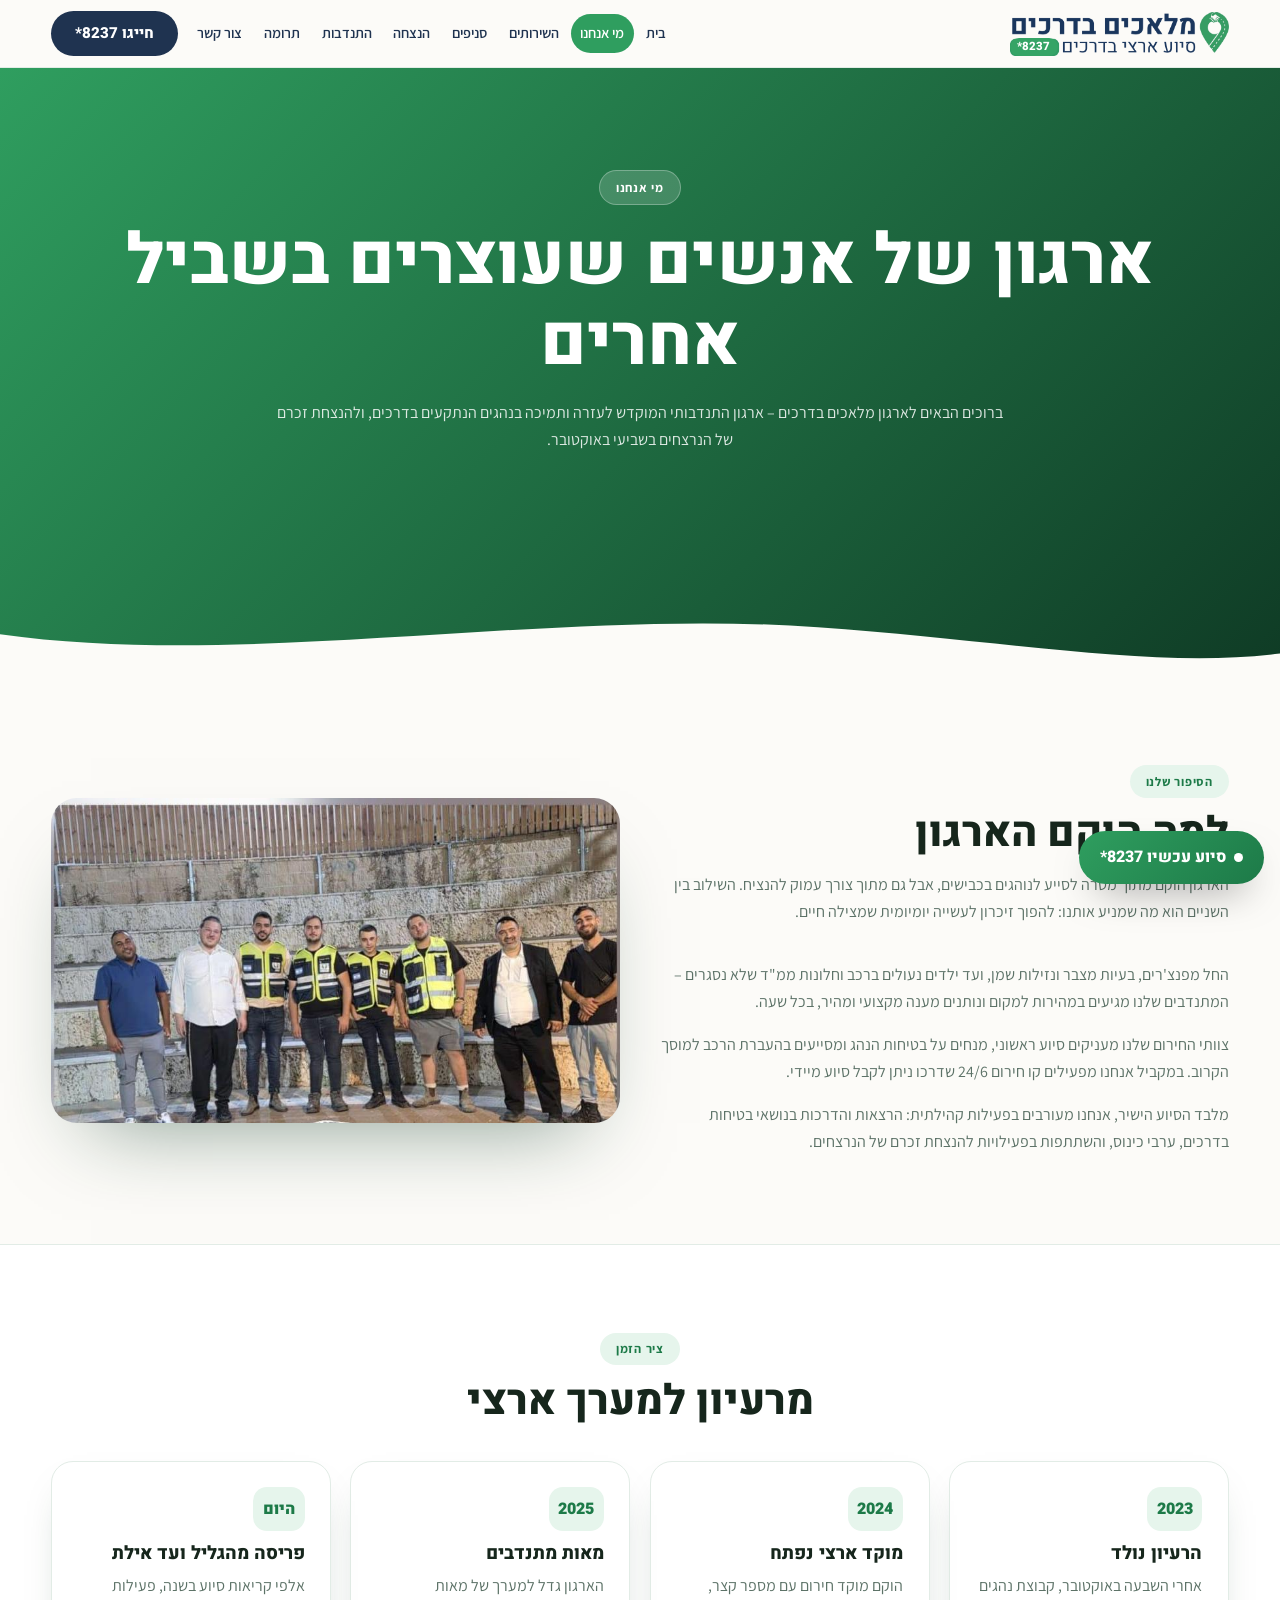
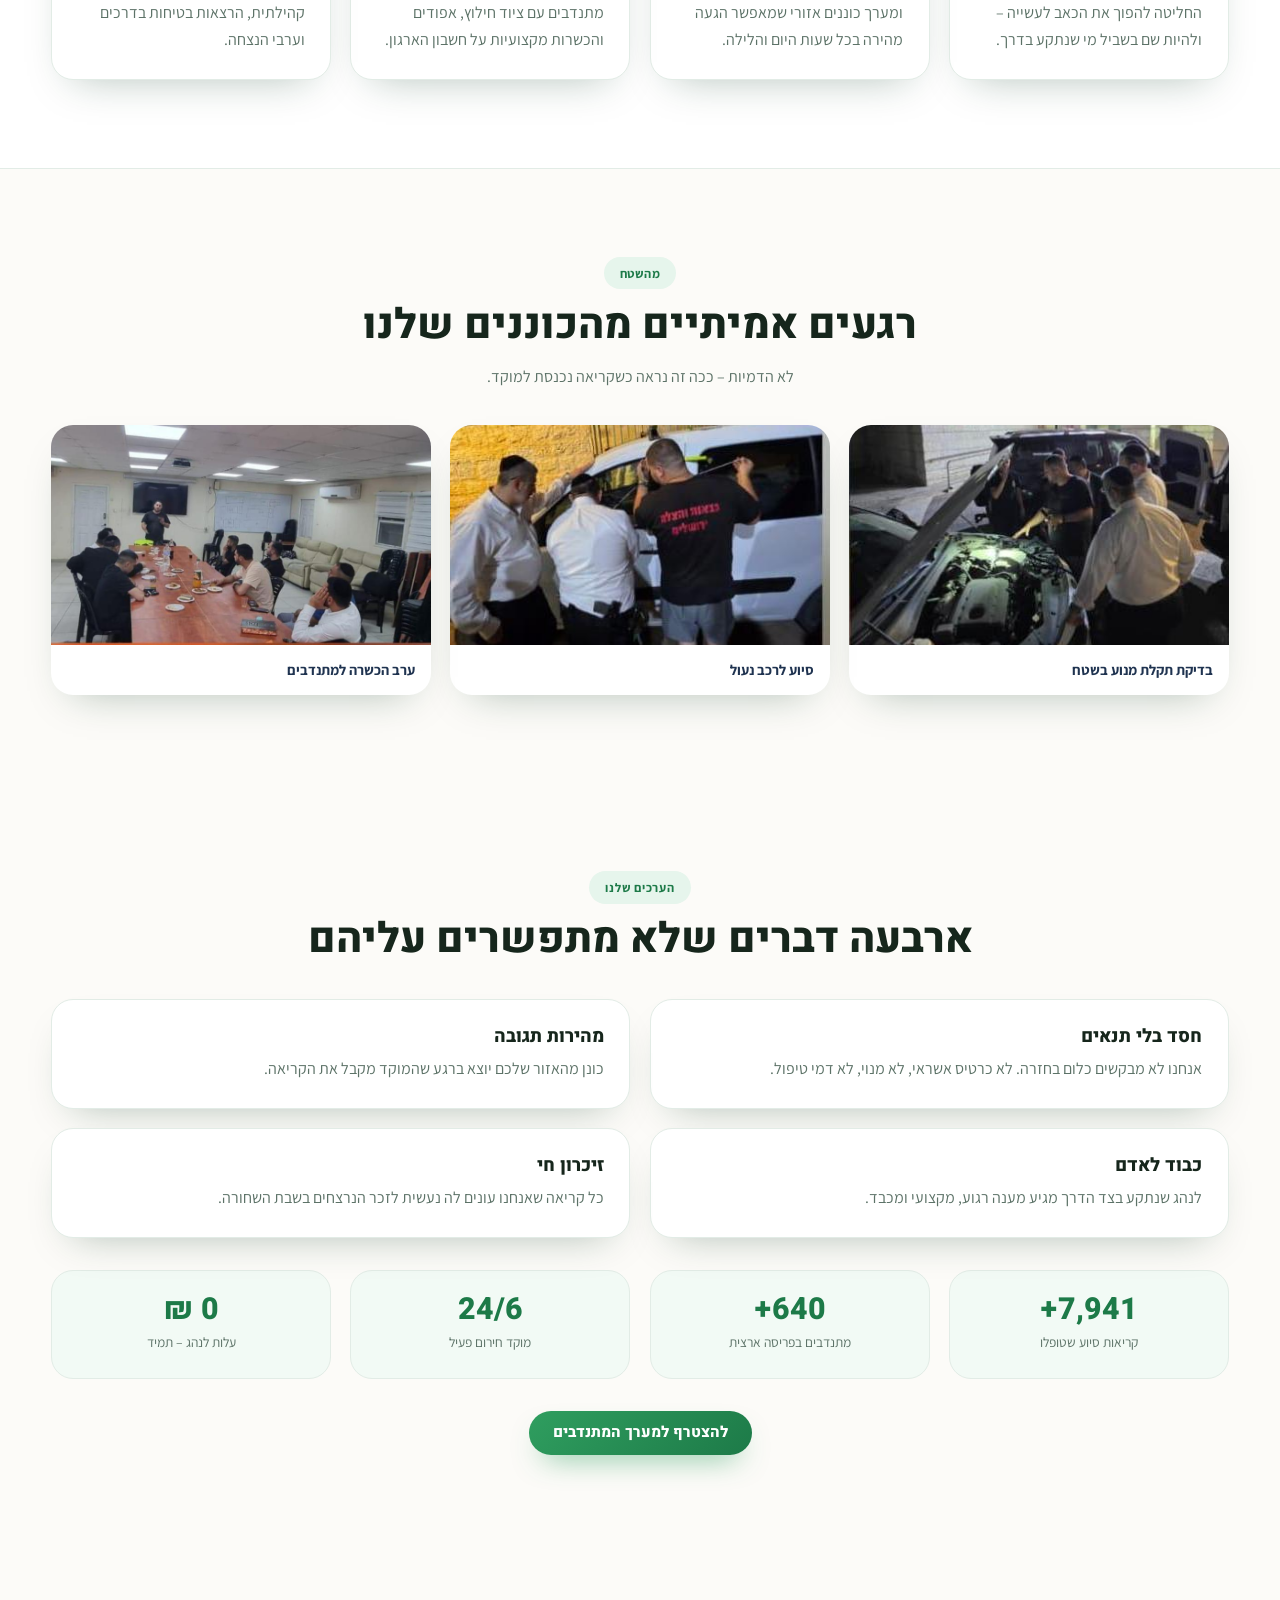
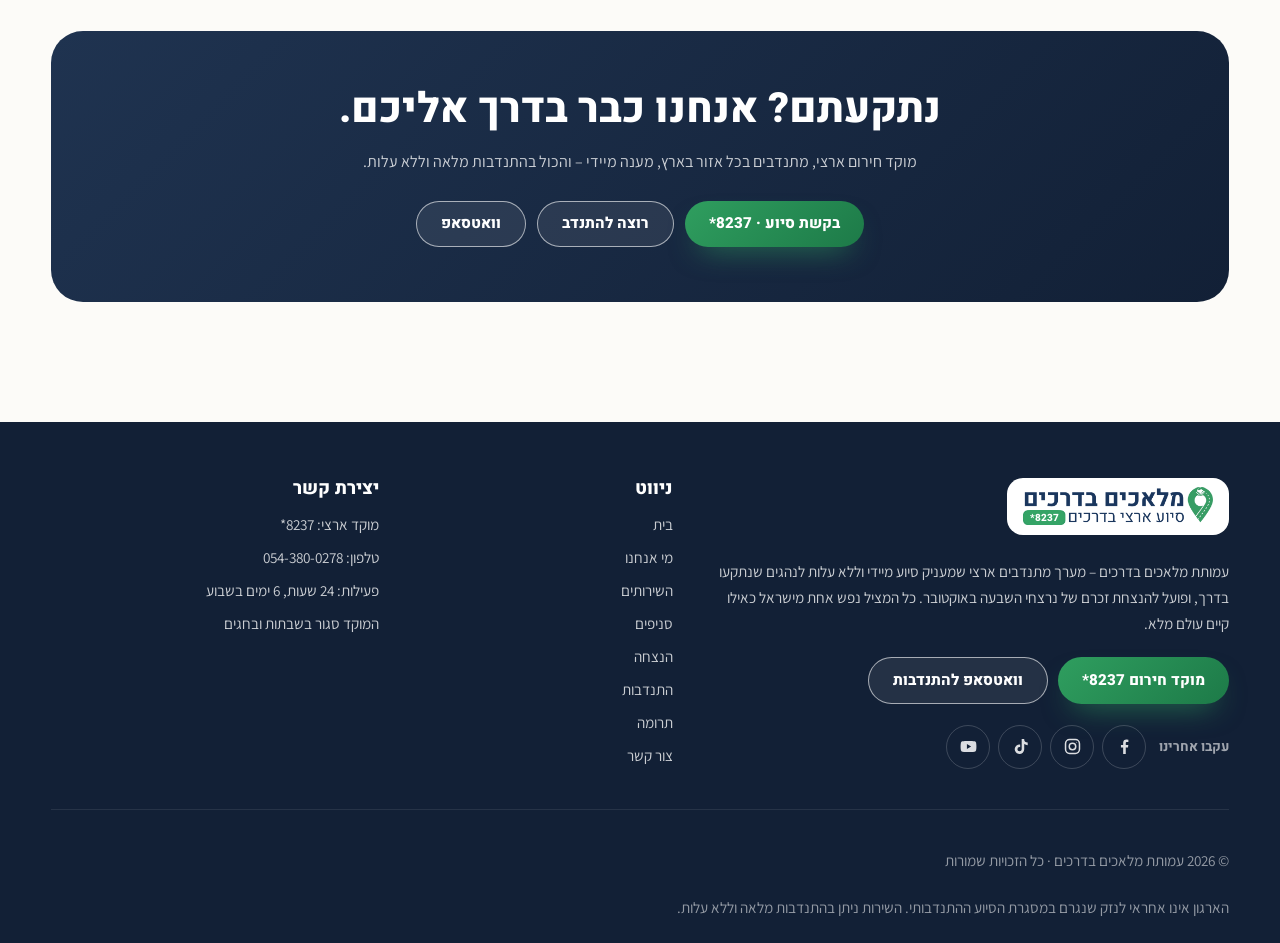
<file: about.html>
<!DOCTYPE html>
<html lang="he" dir="rtl">
<head>
<meta charset="utf-8">
<meta name="viewport" content="width=device-width, initial-scale=1, viewport-fit=cover">
<title>מי אנחנו | עמותת מלאכים בדרכים</title>
<meta name="description" content="הסיפור של מלאכים בדרכים: ארגון התנדבותי ארצי לסיוע לנהגים שנתקעו בדרך, שהוקם גם כדי להנציח את נרצחי השבעה באוקטובר.">
<meta property="og:title" content="מי אנחנו | עמותת מלאכים בדרכים">
<meta property="og:description" content="הסיפור של מלאכים בדרכים: ארגון התנדבותי ארצי לסיוע לנהגים שנתקעו בדרך, שהוקם גם כדי להנציח את נרצחי השבעה באוקטובר.">
<meta property="og:type" content="website">
<meta name="twitter:card" content="summary_large_image">
<meta name="theme-color" content="#2f9e5f">
<link rel="icon" type="image/png" href="assets/favicon.png">
<link rel="preconnect" href="https://fonts.googleapis.com">
<link rel="preconnect" href="https://fonts.gstatic.com" crossorigin>
<link href="https://fonts.googleapis.com/css2?family=Heebo:wght@400;600;700;800;900&family=Assistant:wght@300;400;500;600;700&display=swap" rel="stylesheet">
<link rel="stylesheet" href="css/styles.css?v=20260930-1">
</head>
<body>


<header class="site-header" id="siteHeader">
  <div class="container header-inner">
    <a class="brand" href="index.html"><img src="assets/logo.png" alt="מלאכים בדרכים"></a>
    <div class="header-actions">
      <nav class="desktop-nav"><a class="nav-link" href="index.html">בית</a><a class="nav-link is-active" href="about.html">מי אנחנו</a><a class="nav-link" href="services.html">השירותים</a><a class="nav-link" href="branches.html">סניפים</a><a class="nav-link" href="memorial.html">הנצחה</a><a class="nav-link" href="volunteer.html">התנדבות</a><a class="nav-link" href="donate.html">תרומה</a><a class="nav-link" href="contact.html">צור קשר</a></nav>
      <a class="btn btn-navy" href="tel:*8237">חייגו *8237</a>
      <button class="burger" id="burger" aria-label="תפריט" aria-expanded="false"><span></span><span></span><span></span></button>
    </div>
  </div>
  <nav class="mobile-nav" id="mobileNav"><a href="index.html">בית</a><a href="about.html">מי אנחנו</a><a href="services.html">השירותים</a><a href="branches.html">סניפים</a><a href="memorial.html">הנצחה</a><a href="volunteer.html">התנדבות</a><a href="donate.html">תרומה</a><a href="contact.html">צור קשר</a><a class="btn btn-primary" href="tel:*8237">בקשת סיוע · *8237</a></nav>
</header>
<main>

<section class="page-hero">
  <div class="container">
    <span class="pill-light">מי אנחנו</span>
    <h1>ארגון של אנשים שעוצרים בשביל אחרים</h1>
    <p>ברוכים הבאים לארגון מלאכים בדרכים – ארגון התנדבותי המוקדש לעזרה ותמיכה בנהגים הנתקעים בדרכים, ולהנצחת זכרם של הנרצחים בשביעי באוקטובר.</p>
  </div>
  <svg class="wave" viewBox="0 0 1440 80" preserveAspectRatio="none"><path d="M0 80V30C280 70 620 0 920 22 1140 38 1300 70 1440 52V80Z"/></svg>
</section>
<section class="container split">
  <div class="reveal">
    <div class="section-head start"><span class="pill">הסיפור שלנו</span><h2>למה הוקם הארגון</h2><p>הארגון הוקם מתוך מטרה לסייע לנוהגים בכבישים, אבל גם מתוך צורך עמוק להנציח. השילוב בין השניים הוא מה שמניע אותנו: להפוך זיכרון לעשייה יומיומית שמצילה חיים.</p></div>
    <div class="prose">
      <p>החל מפנצ'רים, בעיות מצבר ונזילות שמן, ועד ילדים נעולים ברכב וחלונות ממ"ד שלא נסגרים – המתנדבים שלנו מגיעים במהירות למקום ונותנים מענה מקצועי ומהיר, בכל שעה.</p>
      <p>צוותי החירום שלנו מעניקים סיוע ראשוני, מנחים על בטיחות הנהג ומסייעים בהעברת הרכב למוסך הקרוב. במקביל אנחנו מפעילים קו חירום 24/6 שדרכו ניתן לקבל סיוע מיידי.</p>
      <p>מלבד הסיוע הישיר, אנחנו מעורבים בפעילות קהילתית: הרצאות והדרכות בנושאי בטיחות בדרכים, ערבי כינוס, והשתתפות בפעילויות להנצחת זכרם של הנרצחים.</p>
    </div>
  </div>
  <div class="reveal"><img class="rounded shadow" src="assets/field-team.jpg" alt="צוות מלאכים בדרכים לאחר מפגש הכשרה"></div>
</section>

<section class="band"><div class="container">
  <div class="section-head"><span class="pill">ציר הזמן</span><h2>מרעיון למערך ארצי</h2></div>
  <div class="grid-4"><article class="card reveal"><span class="year">2023</span><h3>הרעיון נולד</h3><p class="muted">אחרי השבעה באוקטובר, קבוצת נהגים החליטה להפוך את הכאב לעשייה – ולהיות שם בשביל מי שנתקע בדרך.</p></article><article class="card reveal"><span class="year">2024</span><h3>מוקד ארצי נפתח</h3><p class="muted">הוקם מוקד חירום עם מספר קצר, ומערך כוננים אזורי שמאפשר הגעה מהירה בכל שעות היום והלילה.</p></article><article class="card reveal"><span class="year">2025</span><h3>מאות מתנדבים</h3><p class="muted">הארגון גדל למערך של מאות מתנדבים עם ציוד חילוץ, אפודים והכשרות מקצועיות על חשבון הארגון.</p></article><article class="card reveal"><span class="year">היום</span><h3>פריסה מהגליל ועד אילת</h3><p class="muted">אלפי קריאות סיוע בשנה, פעילות קהילתית, הרצאות בטיחות בדרכים וערבי הנצחה.</p></article></div>
</div></section>

<section class="container">
  <div class="section-head"><span class="pill">מהשטח</span><h2>רגעים אמיתיים מהכוננים שלנו</h2><p>לא הדמיות – ככה זה נראה כשקריאה נכנסת למוקד.</p></div>
  <div class="grid-3">
    <figure class="field-photo reveal"><img src="assets/field-engine.jpg" alt="כוננים בודקים מנוע רכב שנתקע בלילה"><figcaption>בדיקת תקלת מנוע בשטח</figcaption></figure>
    <figure class="field-photo reveal"><img src="assets/field-van.jpg" alt="כוננים מטפלים ברכב נעול"><figcaption>סיוע לרכב נעול</figcaption></figure>
    <figure class="field-photo reveal"><img src="assets/field-briefing.jpg" alt="מפגש הדרכה למתנדבי הארגון"><figcaption>ערב הכשרה למתנדבים</figcaption></figure>
  </div>
</section>

<section class="container">
  <div class="section-head"><span class="pill">הערכים שלנו</span><h2>ארבעה דברים שלא מתפשרים עליהם</h2></div>
  <div class="grid-2"><article class="card tilt reveal"><h3>חסד בלי תנאים</h3><p class="muted">אנחנו לא מבקשים כלום בחזרה. לא כרטיס אשראי, לא מנוי, לא דמי טיפול.</p></article><article class="card tilt reveal"><h3>מהירות תגובה</h3><p class="muted">כונן מהאזור שלכם יוצא ברגע שהמוקד מקבל את הקריאה.</p></article><article class="card tilt reveal"><h3>כבוד לאדם</h3><p class="muted">לנהג שנתקע בצד הדרך מגיע מענה רגוע, מקצועי ומכבד.</p></article><article class="card tilt reveal"><h3>זיכרון חי</h3><p class="muted">כל קריאה שאנחנו עונים לה נעשית לזכר הנרצחים בשבת השחורה.</p></article></div>
  <div class="grid-4 gap-top"><div class="stat soft reveal"><strong class="counter">12,400+</strong><span>קריאות סיוע שטופלו</span></div><div class="stat soft reveal"><strong class="counter">1,000+</strong><span>מתנדבים בפריסה ארצית</span></div><div class="stat soft reveal"><strong>24/6</strong><span>מוקד חירום פעיל</span></div><div class="stat soft reveal"><strong class="counter">0 ₪</strong><span>עלות לנהג – תמיד</span></div></div>
  <div class="center gap-top"><a class="btn btn-primary" href="volunteer.html">להצטרף למערך המתנדבים</a></div>
</section>

<section class="container">
  <div class="cta-band reveal">
    <h2>נתקעתם? אנחנו כבר בדרך אליכם.</h2>
    <p>מוקד חירום ארצי, מתנדבים בכל אזור בארץ, מענה מיידי – והכול בהתנדבות מלאה וללא עלות.</p>
    <div class="cta-actions">
      <a class="btn btn-primary" href="tel:*8237">בקשת סיוע · *8237</a>
      <a class="btn btn-ghost-light" href="volunteer.html">רוצה להתנדב</a>
      <a class="btn btn-ghost-light" href="https://wa.me/972543800278">וואטסאפ</a>
    </div>
  </div>
</section>

</main>

<footer class="site-footer">
  <div class="container footer-grid">
    <div class="footer-about">
      <span class="footer-logo"><img src="assets/logo.png" alt="מלאכים בדרכים"></span>
      <p>עמותת מלאכים בדרכים – מערך מתנדבים ארצי שמעניק סיוע מיידי וללא עלות לנהגים שנתקעו בדרך, ופועל להנצחת זכרם של נרצחי השבעה באוקטובר. כל המציל נפש אחת מישראל כאילו קיים עולם מלא.</p>
      <div class="footer-cta">
        <a class="btn btn-primary" href="tel:*8237">מוקד חירום *8237</a>
        <a class="btn btn-ghost-light" href="https://wa.me/972543800278">וואטסאפ להתנדבות</a>
      </div>
      <div class="footer-social" aria-label="מלאכים בדרכים ברשתות החברתיות"><span>עקבו אחרינו</span><a class="social-btn social-btn-fb" href="https://www.facebook.com/p/%D7%9E%D7%9C%D7%90%D7%9B%D7%99%D7%9D-%D7%91%D7%93%D7%A8%D7%9B%D7%99%D7%9D-%D7%A1%D7%99%D7%95%D7%A2-%D7%91%D7%93%D7%A8%D7%9B%D7%99%D7%9D-61582272336801/" target="_blank" rel="noopener" aria-label="פייסבוק"><svg viewBox="0 0 24 24" aria-hidden="true"><path fill="currentColor" d="M13.6 21.5v-8.2h2.8l.4-3.3h-3.2V7.9c0-.9.3-1.6 1.6-1.6h1.7V3.4a22 22 0 0 0-2.5-.1c-2.5 0-4.1 1.5-4.1 4.3V10H7.5v3.3h2.8v8.2Z"/></svg></a><a class="social-btn social-btn-ig" href="https://www.instagram.com/malachimbadrachim/" target="_blank" rel="noopener" aria-label="אינסטגרם"><svg viewBox="0 0 24 24" aria-hidden="true" fill="none" stroke="currentColor" stroke-width="1.9"><rect x="3.2" y="3.2" width="17.6" height="17.6" rx="5.2"/><circle cx="12" cy="12" r="4.1"/><circle cx="17.3" cy="6.7" r=".6" fill="currentColor" stroke="none"/></svg></a><a class="social-btn social-btn-tt" href="https://www.tiktok.com/@malachimbadrachim" target="_blank" rel="noopener" aria-label="טיקטוק"><svg viewBox="0 0 24 24" aria-hidden="true"><path fill="currentColor" d="M16.7 2.5h-3.2v12.9a2.7 2.7 0 1 1-2.7-2.7c.3 0 .6 0 .8.1V9.5a6 6 0 1 0 5.1 5.9V8.9a7.6 7.6 0 0 0 4.4 1.4V7.1a4.4 4.4 0 0 1-4.4-4.6Z"/></svg></a><a class="social-btn social-btn-yt" href="https://www.youtube.com/@%D7%9E%D7%9C%D7%90%D7%9B%D7%99%D7%9D%D7%91%D7%93%D7%A8%D7%9B%D7%99%D7%9D" target="_blank" rel="noopener" aria-label="יוטיוב"><svg viewBox="0 0 24 24" aria-hidden="true"><path fill="currentColor" fill-rule="evenodd" d="M21.6 7.2a2.5 2.5 0 0 0-1.8-1.8C18.2 5 12 5 12 5s-6.2 0-7.8.4a2.5 2.5 0 0 0-1.8 1.8A26 26 0 0 0 2 12a26 26 0 0 0 .4 4.8 2.5 2.5 0 0 0 1.8 1.8C5.8 19 12 19 12 19s6.2 0 7.8-.4a2.5 2.5 0 0 0 1.8-1.8A26 26 0 0 0 22 12a26 26 0 0 0-.4-4.8ZM10 15.1V8.9l5.3 3.1Z"/></svg></a></div>
    </div>
    <div><h3>ניווט</h3><ul class="footer-links"><li><a href="index.html">בית</a></li><li><a href="about.html">מי אנחנו</a></li><li><a href="services.html">השירותים</a></li><li><a href="branches.html">סניפים</a></li><li><a href="memorial.html">הנצחה</a></li><li><a href="volunteer.html">התנדבות</a></li><li><a href="donate.html">תרומה</a></li><li><a href="contact.html">צור קשר</a></li></ul></div>
    <div><h3>יצירת קשר</h3><ul class="footer-links">
      <li>מוקד ארצי: <a href="tel:*8237">*8237</a></li>
      <li>טלפון: <a href="tel:+972543800278">054-380-0278</a></li>
      <li>פעילות: 24 שעות, 6 ימים בשבוע</li>
      <li>המוקד סגור בשבתות ובחגים</li></ul></div>
  </div>
  <div class="footer-bottom container">
    <p>© 2026 עמותת מלאכים בדרכים · כל הזכויות שמורות</p>
    <p>הארגון אינו אחראי לנזק שנגרם במסגרת הסיוע ההתנדבותי. השירות ניתן בהתנדבות מלאה וללא עלות.</p>
  </div>
</footer>
<nav class="app-nav" id="appNav" aria-label="ניווט מהיר">
  <a href="index.html" class="app-nav-item" data-page="index"><svg viewBox="0 0 24 24" fill="none" stroke="currentColor" stroke-width="1.8" stroke-linecap="round" stroke-linejoin="round"><path d="M4 11.5 12 4l8 7.5"/><path d="M6 10v9a1 1 0 0 0 1 1h4v-6h2v6h4a1 1 0 0 0 1-1v-9"/></svg><span>בית</span></a>
  <a href="services.html" class="app-nav-item" data-page="services"><svg viewBox="0 0 24 24" fill="none" stroke="currentColor" stroke-width="1.8" stroke-linecap="round" stroke-linejoin="round"><path d="M14.7 6.3a3.5 3.5 0 0 0-4.8 4.1L4 16.3V20h3.7l5.9-5.9a3.5 3.5 0 0 0 4.1-4.8l-2.6 2.6-1.9-1.9 2.5-2.7Z"/></svg><span>שירותים</span></a>
  <a href="tel:*8237" class="app-nav-item app-nav-call"><span class="app-nav-call-circle"><svg viewBox="0 0 24 24" fill="none" stroke="currentColor" stroke-width="1.8" stroke-linecap="round" stroke-linejoin="round"><path d="M5.5 4h3l1.4 4.2-2 1.6a12 12 0 0 0 6.3 6.3l1.6-2 4.2 1.4v3a1.5 1.5 0 0 1-1.6 1.5A16.5 16.5 0 0 1 4 5.6 1.5 1.5 0 0 1 5.5 4Z"/></svg></span><span>מוקד</span></a>
  <a href="volunteer.html" class="app-nav-item" data-page="volunteer"><svg viewBox="0 0 24 24" fill="none" stroke="currentColor" stroke-width="1.8" stroke-linecap="round" stroke-linejoin="round"><path d="M12 20s-7-4.6-9-9.3C1.6 6.9 4 4 7 4c2 0 3.5 1.2 5 3 1.5-1.8 3-3 5-3 3 0 5.4 2.9 4 6.7C19 15.4 12 20 12 20Z"/></svg><span>התנדבות</span></a>
  <button type="button" class="app-nav-item" id="navMore"><svg viewBox="0 0 24 24" fill="none" stroke="currentColor" stroke-width="1.8" stroke-linecap="round" stroke-linejoin="round"><path d="M4 6h16M4 12h16M4 18h16"/></svg><span>עוד</span></button>
</nav>
<a class="floating-call" href="tel:*8237"><span class="pulse"></span>סיוע עכשיו *8237</a>
<script src="js/branches.js"></script>
<script src="js/news.js"></script>
<script src="js/main.js?v=20260930-1"></script>
</body>
</html>
</file>
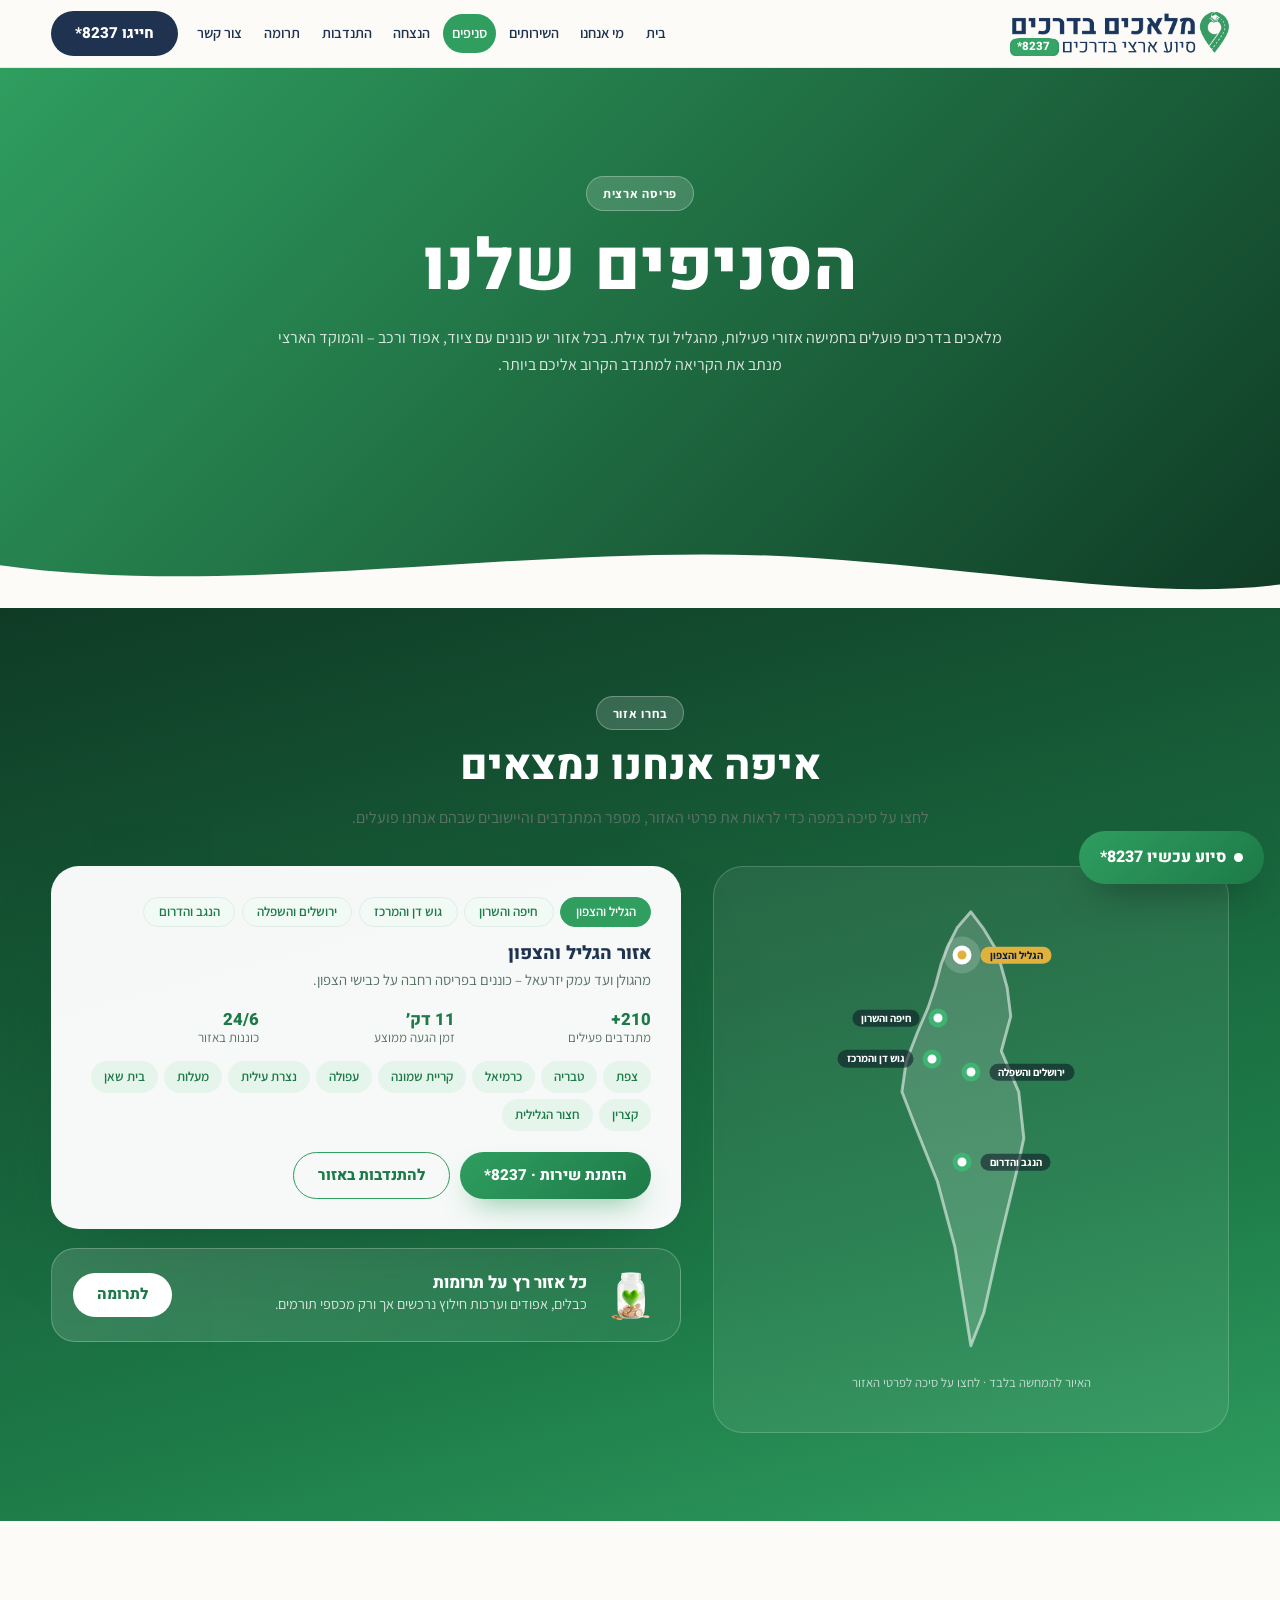
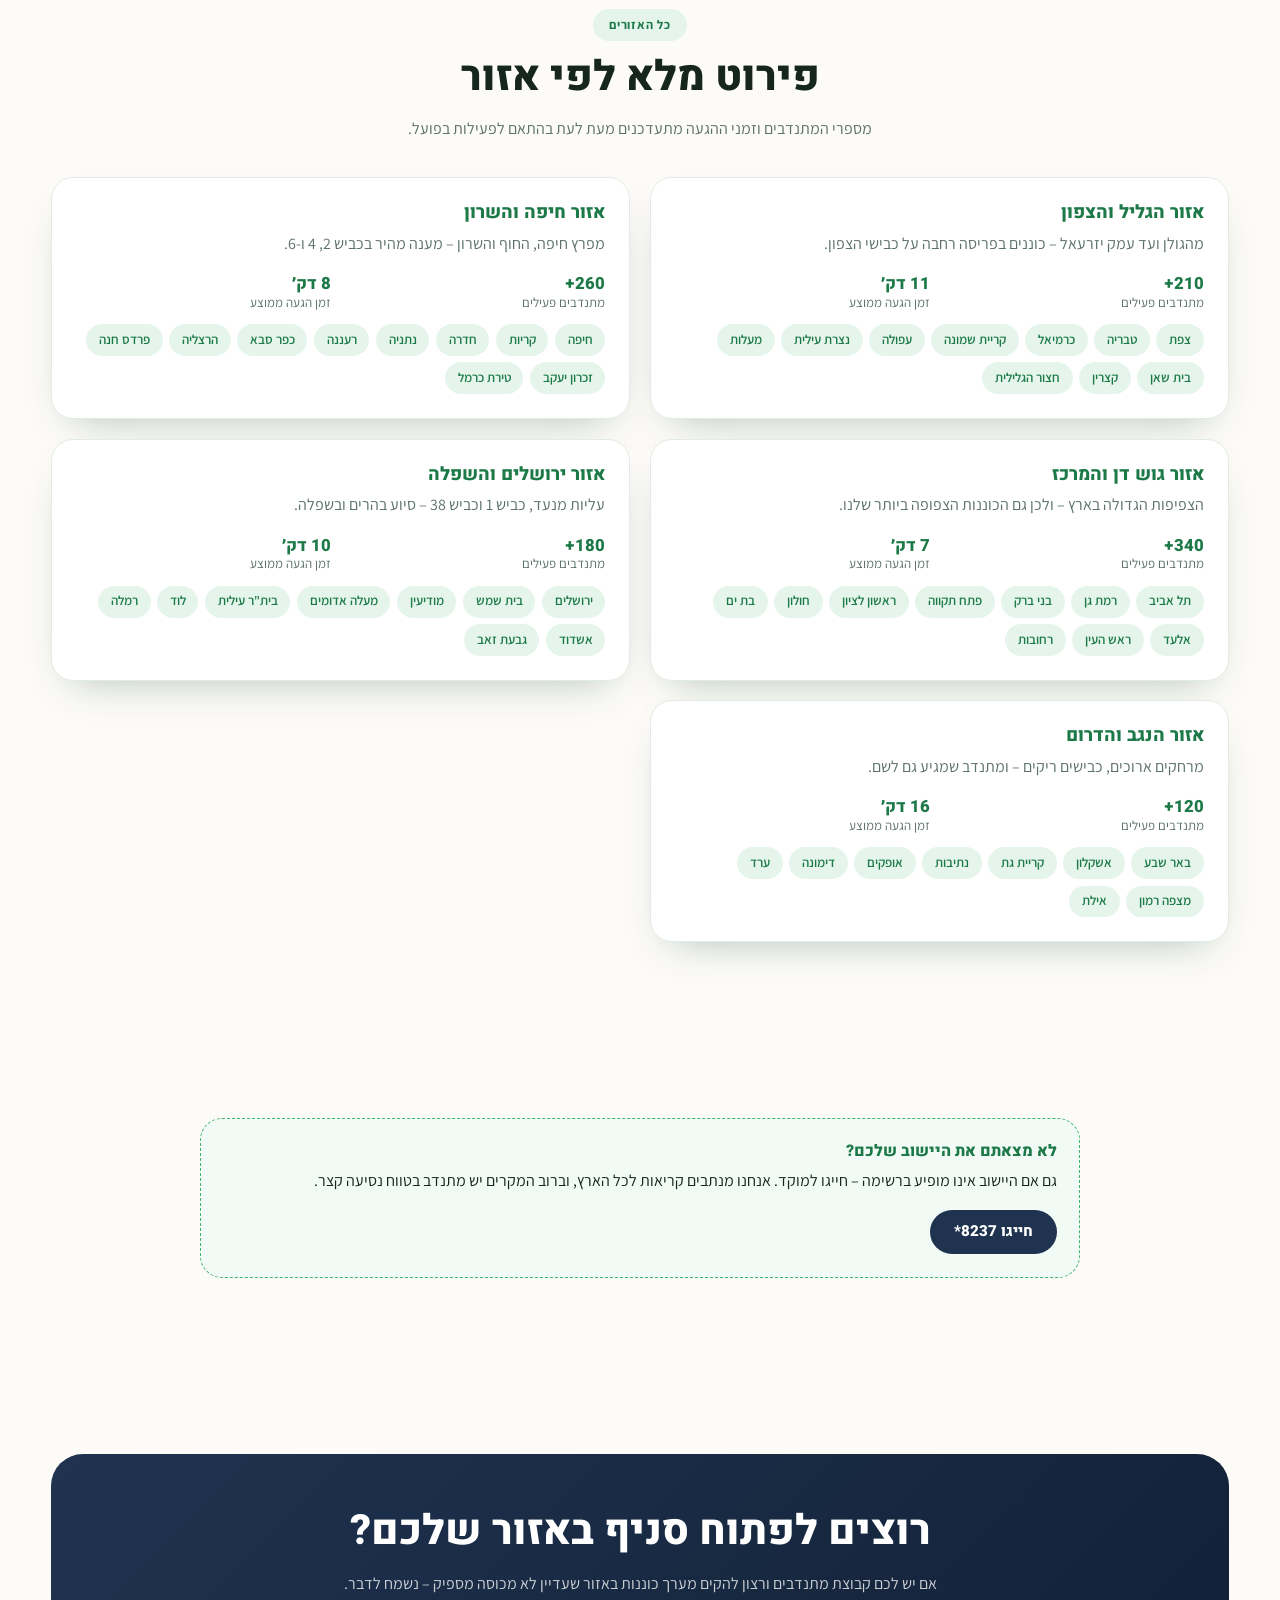
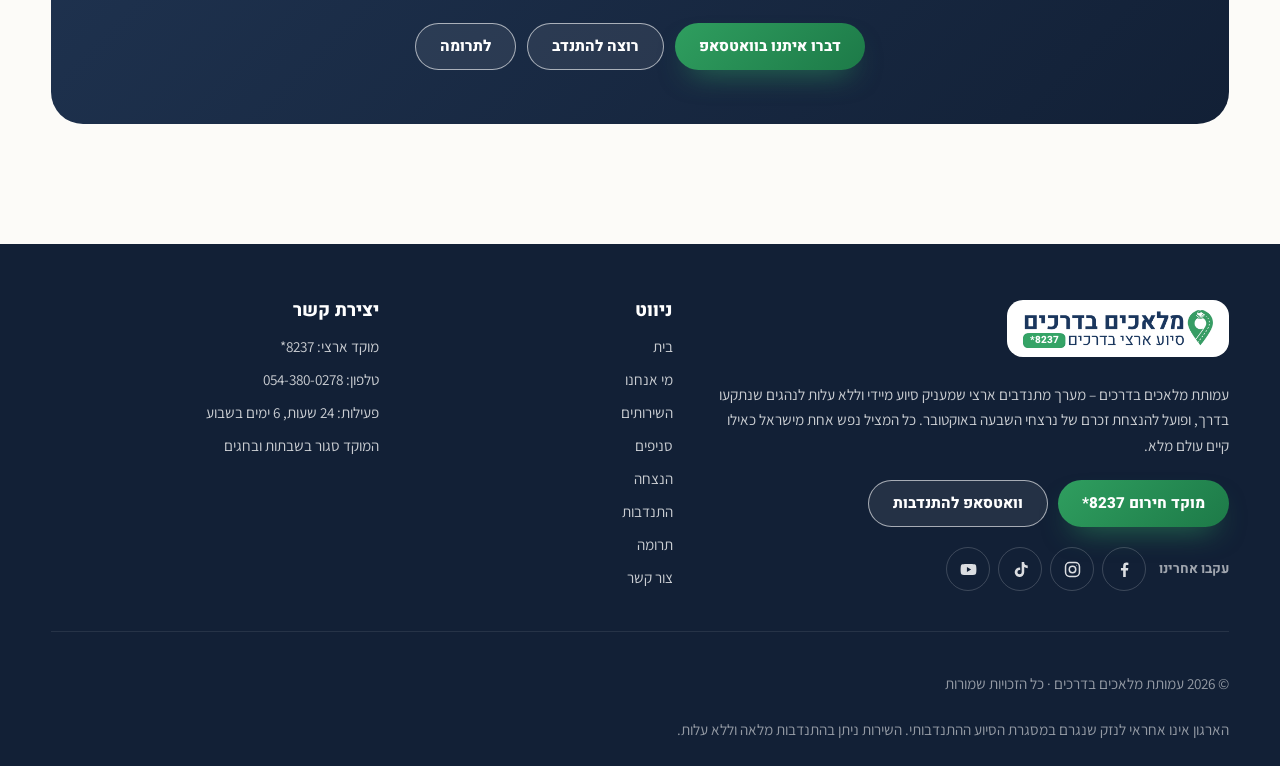
<file: branches.html>
<!DOCTYPE html>
<html lang="he" dir="rtl">
<head>
<meta charset="utf-8">
<meta name="viewport" content="width=device-width, initial-scale=1, viewport-fit=cover">
<title>הסניפים שלנו | מלאכים בדרכים</title>
<meta name="description" content="פריסת הסניפים של מלאכים בדרכים – מהגליל ועד אילת. מתנדבים, זמני הגעה ויישובים בכל אזור פעילות.">
<meta property="og:title" content="הסניפים שלנו | מלאכים בדרכים">
<meta property="og:description" content="פריסת הסניפים של מלאכים בדרכים – מהגליל ועד אילת. מתנדבים, זמני הגעה ויישובים בכל אזור פעילות.">
<meta property="og:type" content="website">
<meta name="twitter:card" content="summary_large_image">
<meta name="theme-color" content="#2f9e5f">
<link rel="icon" type="image/png" href="assets/favicon.png">
<link rel="preconnect" href="https://fonts.googleapis.com">
<link rel="preconnect" href="https://fonts.gstatic.com" crossorigin>
<link href="https://fonts.googleapis.com/css2?family=Heebo:wght@400;600;700;800;900&family=Assistant:wght@300;400;500;600;700&display=swap" rel="stylesheet">
<link rel="stylesheet" href="css/styles.css?v=20260930-1">
</head>
<body>

<header class="site-header" id="siteHeader">
  <div class="container header-inner">
    <a class="brand" href="index.html"><img src="assets/logo.png" alt="מלאכים בדרכים"></a>
    <div class="header-actions">
      <nav class="desktop-nav"><a class="nav-link" href="index.html">בית</a><a class="nav-link" href="about.html">מי אנחנו</a><a class="nav-link" href="services.html">השירותים</a><a class="nav-link is-active" href="branches.html">סניפים</a><a class="nav-link" href="memorial.html">הנצחה</a><a class="nav-link" href="volunteer.html">התנדבות</a><a class="nav-link" href="donate.html">תרומה</a><a class="nav-link" href="contact.html">צור קשר</a></nav>
      <a class="btn btn-navy" href="tel:*8237">חייגו *8237</a>
      <button class="burger" id="burger" aria-label="תפריט" aria-expanded="false"><span></span><span></span><span></span></button>
    </div>
  </div>
  <nav class="mobile-nav" id="mobileNav"><a href="index.html">בית</a><a href="about.html">מי אנחנו</a><a href="services.html">השירותים</a><a href="branches.html">סניפים</a><a href="memorial.html">הנצחה</a><a href="volunteer.html">התנדבות</a><a href="donate.html">תרומה</a><a href="contact.html">צור קשר</a><a class="btn btn-primary" href="tel:*8237">בקשת סיוע · *8237</a></nav>
</header>
<main>

<section class="page-hero">
  <div class="container">
    <span class="pill-light">פריסה ארצית</span>
    <h1>הסניפים שלנו</h1>
    <p>מלאכים בדרכים פועלים בחמישה אזורי פעילות, מהגליל ועד אילת. בכל אזור יש כוננים עם ציוד, אפוד ורכב – והמוקד הארצי מנתב את הקריאה למתנדב הקרוב אליכם ביותר.</p>
  </div>
  <svg class="wave" viewBox="0 0 1440 80" preserveAspectRatio="none"><path d="M0 80V30C280 70 620 0 920 22 1140 38 1300 70 1440 52V80Z"/></svg>
</section>

<!-- ===== מפה אינטראקטיבית ===== -->
<section class="reach">
  <div class="container">
    <div class="section-head"><span class="pill-light">בחרו אזור</span><h2>איפה אנחנו נמצאים</h2><p class="light-text">לחצו על סיכה במפה כדי לראות את פרטי האזור, מספר המתנדבים והיישובים שבהם אנחנו פועלים.</p></div>
    <div class="reach-grid">
      <div class="map-stage reveal">
        <div class="map-canvas">
          <svg class="map-svg" viewBox="0 0 300 620" role="img" aria-label="מפת ישראל עם אזורי הפעילות של הארגון">
            <path class="map-land" d="M150 8 L168 32 L186 62 L200 112 L205 152 L192 200 L216 256 L223 320 L214 362 L188 470 L168 560 L150 606 L128 470 L104 380 L72 300 L55 256 L61 214 L76 175 L91 140 L101 110 L109 80 L119 54 L131 30 Z"/>
          </svg>
          <div class="map-pins" id="mapPins"></div>
        </div>
        <p class="map-legend">האיור להמחשה בלבד · לחצו על סיכה לפרטי האזור</p>
      </div>
      <div>
        <div class="branch-panel reveal">
          <div class="branch-tabs" id="branchTabs"></div>
          <div id="branchBody"></div>
          <div class="panel-actions">
            <a class="btn btn-primary" href="tel:*8237">הזמנת שירות · *8237</a>
            <a class="btn btn-outline" href="volunteer.html">להתנדבות באזור</a>
          </div>
        </div>
        <div class="donate-inline reveal">
          <img src="assets/jar.png" alt="">
          <p><strong>כל אזור רץ על תרומות</strong>כבלים, אפודים וערכות חילוץ נרכשים אך ורק מכספי תורמים.</p>
          <a class="btn btn-white" href="donate.html">לתרומה</a>
        </div>
      </div>
    </div>
  </div>
</section>

<!-- ===== רשימת כל הסניפים (מתוך js/branches.js) ===== -->
<section class="container">
  <div class="section-head"><span class="pill">כל האזורים</span><h2>פירוט מלא לפי אזור</h2><p>מספרי המתנדבים וזמני ההגעה מתעדכנים מעת לעת בהתאם לפעילות בפועל.</p></div>
  <div class="grid-2" id="branchList"></div>
</section>

<section class="container narrow">
  <div class="note reveal">
    <strong>לא מצאתם את היישוב שלכם?</strong>
    <p>גם אם היישוב אינו מופיע ברשימה – חייגו למוקד. אנחנו מנתבים קריאות לכל הארץ, וברוב המקרים יש מתנדב בטווח נסיעה קצר.</p>
    <a class="btn btn-navy" href="tel:*8237">חייגו *8237</a>
  </div>
</section>

<section class="container">
  <div class="cta-band reveal">
    <h2>רוצים לפתוח סניף באזור שלכם?</h2>
    <p>אם יש לכם קבוצת מתנדבים ורצון להקים מערך כוננות באזור שעדיין לא מכוסה מספיק – נשמח לדבר.</p>
    <div class="cta-actions">
      <a class="btn btn-primary" href="https://wa.me/972543800278">דברו איתנו בוואטסאפ</a>
      <a class="btn btn-ghost-light" href="volunteer.html">רוצה להתנדב</a>
      <a class="btn btn-ghost-light" href="donate.html">לתרומה</a>
    </div>
  </div>
</section>

</main>

<footer class="site-footer">
  <div class="container footer-grid">
    <div class="footer-about">
      <span class="footer-logo"><img src="assets/logo.png" alt="מלאכים בדרכים"></span>
      <p>עמותת מלאכים בדרכים – מערך מתנדבים ארצי שמעניק סיוע מיידי וללא עלות לנהגים שנתקעו בדרך, ופועל להנצחת זכרם של נרצחי השבעה באוקטובר. כל המציל נפש אחת מישראל כאילו קיים עולם מלא.</p>
      <div class="footer-cta">
        <a class="btn btn-primary" href="tel:*8237">מוקד חירום *8237</a>
        <a class="btn btn-ghost-light" href="https://wa.me/972543800278">וואטסאפ להתנדבות</a>
      </div>
      <div class="footer-social" aria-label="מלאכים בדרכים ברשתות החברתיות"><span>עקבו אחרינו</span><a class="social-btn social-btn-fb" href="https://www.facebook.com/p/%D7%9E%D7%9C%D7%90%D7%9B%D7%99%D7%9D-%D7%91%D7%93%D7%A8%D7%9B%D7%99%D7%9D-%D7%A1%D7%99%D7%95%D7%A2-%D7%91%D7%93%D7%A8%D7%9B%D7%99%D7%9D-61582272336801/" target="_blank" rel="noopener" aria-label="פייסבוק"><svg viewBox="0 0 24 24" aria-hidden="true"><path fill="currentColor" d="M13.6 21.5v-8.2h2.8l.4-3.3h-3.2V7.9c0-.9.3-1.6 1.6-1.6h1.7V3.4a22 22 0 0 0-2.5-.1c-2.5 0-4.1 1.5-4.1 4.3V10H7.5v3.3h2.8v8.2Z"/></svg></a><a class="social-btn social-btn-ig" href="https://www.instagram.com/malachimbadrachim/" target="_blank" rel="noopener" aria-label="אינסטגרם"><svg viewBox="0 0 24 24" aria-hidden="true" fill="none" stroke="currentColor" stroke-width="1.9"><rect x="3.2" y="3.2" width="17.6" height="17.6" rx="5.2"/><circle cx="12" cy="12" r="4.1"/><circle cx="17.3" cy="6.7" r=".6" fill="currentColor" stroke="none"/></svg></a><a class="social-btn social-btn-tt" href="https://www.tiktok.com/@malachimbadrachim" target="_blank" rel="noopener" aria-label="טיקטוק"><svg viewBox="0 0 24 24" aria-hidden="true"><path fill="currentColor" d="M16.7 2.5h-3.2v12.9a2.7 2.7 0 1 1-2.7-2.7c.3 0 .6 0 .8.1V9.5a6 6 0 1 0 5.1 5.9V8.9a7.6 7.6 0 0 0 4.4 1.4V7.1a4.4 4.4 0 0 1-4.4-4.6Z"/></svg></a><a class="social-btn social-btn-yt" href="https://www.youtube.com/@%D7%9E%D7%9C%D7%90%D7%9B%D7%99%D7%9D%D7%91%D7%93%D7%A8%D7%9B%D7%99%D7%9D" target="_blank" rel="noopener" aria-label="יוטיוב"><svg viewBox="0 0 24 24" aria-hidden="true"><path fill="currentColor" fill-rule="evenodd" d="M21.6 7.2a2.5 2.5 0 0 0-1.8-1.8C18.2 5 12 5 12 5s-6.2 0-7.8.4a2.5 2.5 0 0 0-1.8 1.8A26 26 0 0 0 2 12a26 26 0 0 0 .4 4.8 2.5 2.5 0 0 0 1.8 1.8C5.8 19 12 19 12 19s6.2 0 7.8-.4a2.5 2.5 0 0 0 1.8-1.8A26 26 0 0 0 22 12a26 26 0 0 0-.4-4.8ZM10 15.1V8.9l5.3 3.1Z"/></svg></a></div>
    </div>
    <div><h3>ניווט</h3><ul class="footer-links"><li><a href="index.html">בית</a></li><li><a href="about.html">מי אנחנו</a></li><li><a href="services.html">השירותים</a></li><li><a href="branches.html">סניפים</a></li><li><a href="memorial.html">הנצחה</a></li><li><a href="volunteer.html">התנדבות</a></li><li><a href="donate.html">תרומה</a></li><li><a href="contact.html">צור קשר</a></li></ul></div>
    <div><h3>יצירת קשר</h3><ul class="footer-links">
      <li>מוקד ארצי: <a href="tel:*8237">*8237</a></li>
      <li>טלפון: <a href="tel:+972543800278">054-380-0278</a></li>
      <li>פעילות: 24 שעות, 6 ימים בשבוע</li>
      <li>המוקד סגור בשבתות ובחגים</li></ul></div>
  </div>
  <div class="footer-bottom container">
    <p>© 2026 עמותת מלאכים בדרכים · כל הזכויות שמורות</p>
    <p>הארגון אינו אחראי לנזק שנגרם במסגרת הסיוע ההתנדבותי. השירות ניתן בהתנדבות מלאה וללא עלות.</p>
  </div>
</footer>
<nav class="app-nav" id="appNav" aria-label="ניווט מהיר">
  <a href="index.html" class="app-nav-item" data-page="index"><svg viewBox="0 0 24 24" fill="none" stroke="currentColor" stroke-width="1.8" stroke-linecap="round" stroke-linejoin="round"><path d="M4 11.5 12 4l8 7.5"/><path d="M6 10v9a1 1 0 0 0 1 1h4v-6h2v6h4a1 1 0 0 0 1-1v-9"/></svg><span>בית</span></a>
  <a href="services.html" class="app-nav-item" data-page="services"><svg viewBox="0 0 24 24" fill="none" stroke="currentColor" stroke-width="1.8" stroke-linecap="round" stroke-linejoin="round"><path d="M14.7 6.3a3.5 3.5 0 0 0-4.8 4.1L4 16.3V20h3.7l5.9-5.9a3.5 3.5 0 0 0 4.1-4.8l-2.6 2.6-1.9-1.9 2.5-2.7Z"/></svg><span>שירותים</span></a>
  <a href="tel:*8237" class="app-nav-item app-nav-call"><span class="app-nav-call-circle"><svg viewBox="0 0 24 24" fill="none" stroke="currentColor" stroke-width="1.8" stroke-linecap="round" stroke-linejoin="round"><path d="M5.5 4h3l1.4 4.2-2 1.6a12 12 0 0 0 6.3 6.3l1.6-2 4.2 1.4v3a1.5 1.5 0 0 1-1.6 1.5A16.5 16.5 0 0 1 4 5.6 1.5 1.5 0 0 1 5.5 4Z"/></svg></span><span>מוקד</span></a>
  <a href="volunteer.html" class="app-nav-item" data-page="volunteer"><svg viewBox="0 0 24 24" fill="none" stroke="currentColor" stroke-width="1.8" stroke-linecap="round" stroke-linejoin="round"><path d="M12 20s-7-4.6-9-9.3C1.6 6.9 4 4 7 4c2 0 3.5 1.2 5 3 1.5-1.8 3-3 5-3 3 0 5.4 2.9 4 6.7C19 15.4 12 20 12 20Z"/></svg><span>התנדבות</span></a>
  <button type="button" class="app-nav-item" id="navMore"><svg viewBox="0 0 24 24" fill="none" stroke="currentColor" stroke-width="1.8" stroke-linecap="round" stroke-linejoin="round"><path d="M4 6h16M4 12h16M4 18h16"/></svg><span>עוד</span></button>
</nav>
<a class="floating-call" href="tel:*8237"><span class="pulse"></span>סיוע עכשיו *8237</a>
<script src="js/branches.js"></script>
<script src="js/news.js"></script>
<script src="js/main.js?v=20260930-1"></script>
</body>
</html>
</file>
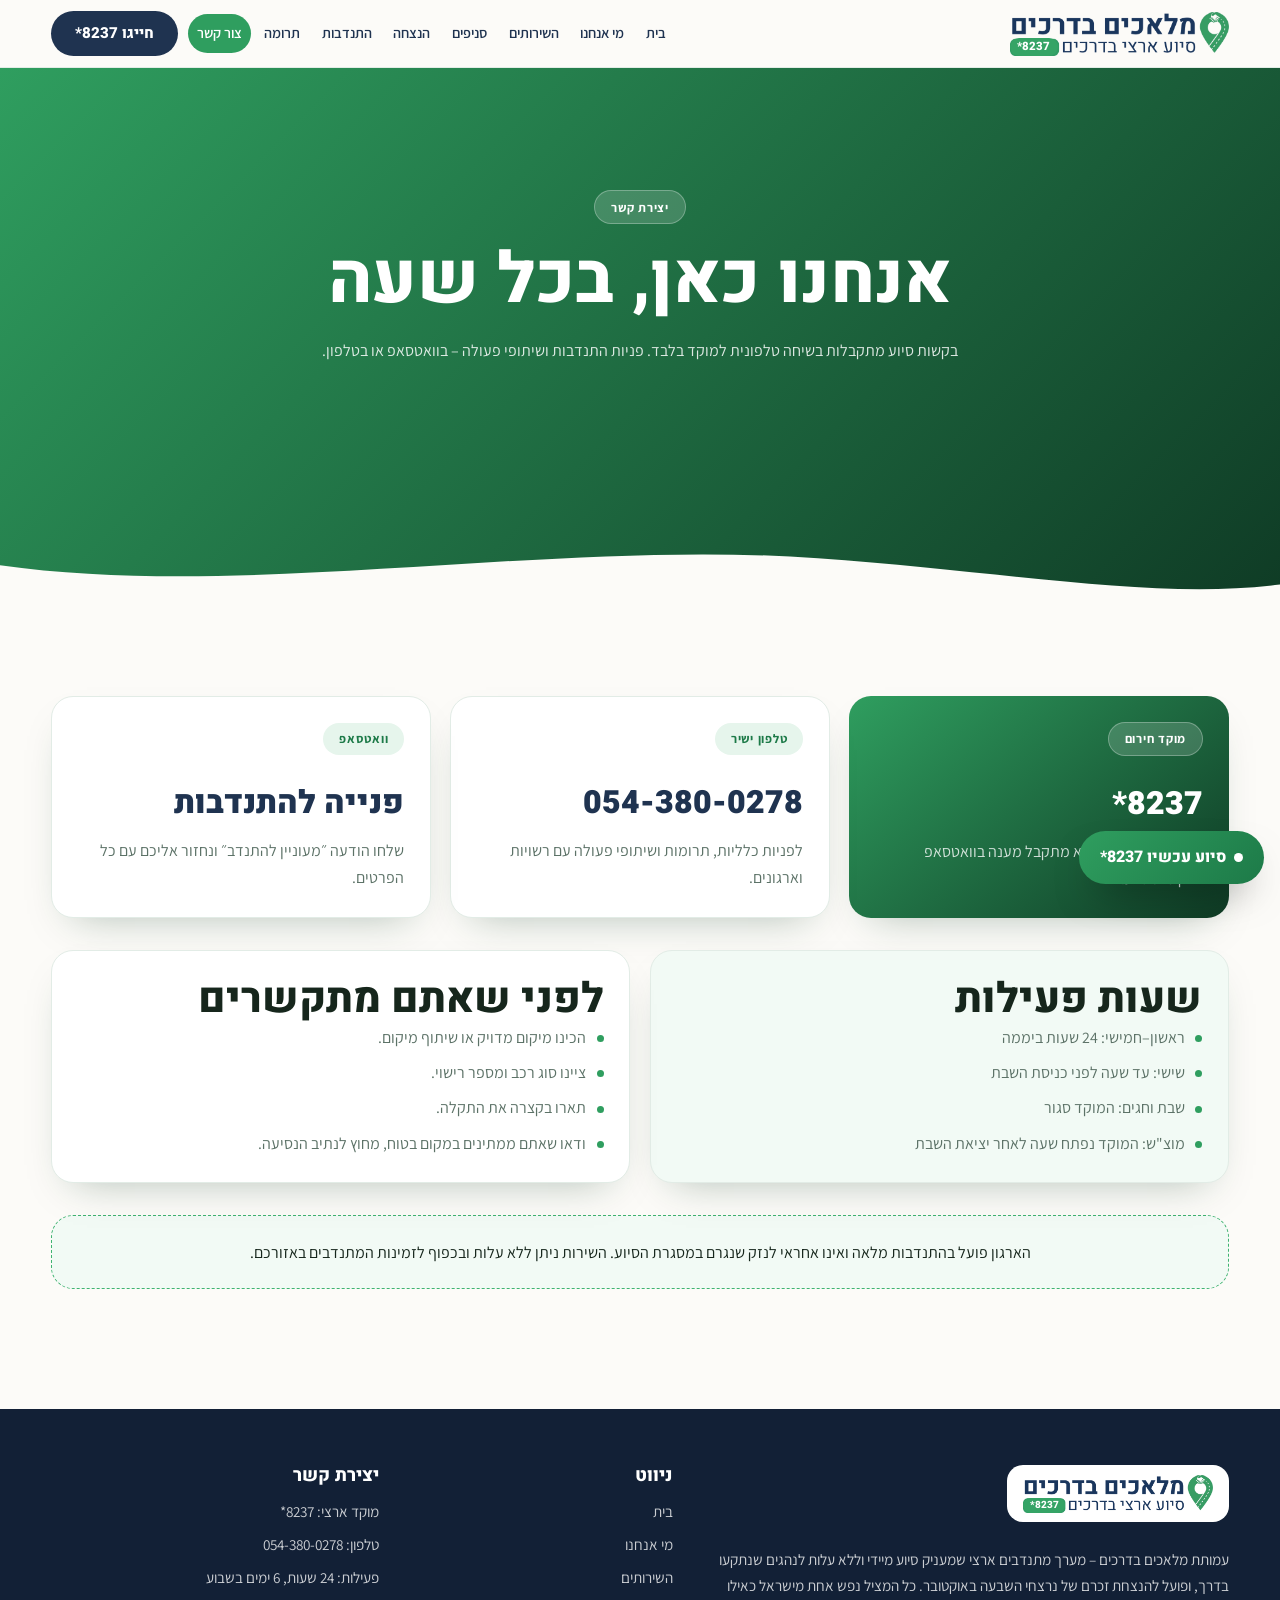
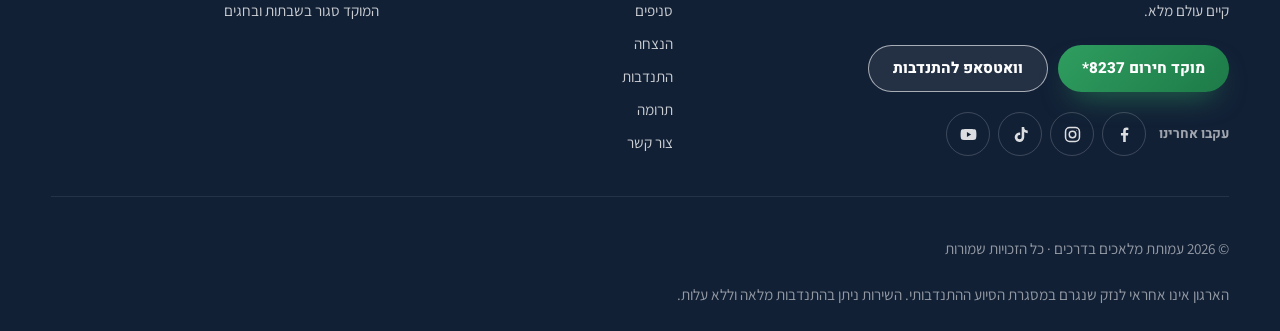
<file: contact.html>
<!DOCTYPE html>
<html lang="he" dir="rtl">
<head>
<meta charset="utf-8">
<meta name="viewport" content="width=device-width, initial-scale=1, viewport-fit=cover">
<title>יצירת קשר | מלאכים בדרכים *8237</title>
<meta name="description" content="מוקד חירום ארצי *8237 – פעיל 24 שעות, 6 ימים בשבוע. פרטי התקשרות, שעות פעילות והנחיות לבקשת סיוע.">
<meta property="og:title" content="יצירת קשר | מלאכים בדרכים *8237">
<meta property="og:description" content="מוקד חירום ארצי *8237 – פעיל 24 שעות, 6 ימים בשבוע. פרטי התקשרות, שעות פעילות והנחיות לבקשת סיוע.">
<meta property="og:type" content="website">
<meta name="twitter:card" content="summary_large_image">
<meta name="theme-color" content="#2f9e5f">
<link rel="icon" type="image/png" href="assets/favicon.png">
<link rel="preconnect" href="https://fonts.googleapis.com">
<link rel="preconnect" href="https://fonts.gstatic.com" crossorigin>
<link href="https://fonts.googleapis.com/css2?family=Heebo:wght@400;600;700;800;900&family=Assistant:wght@300;400;500;600;700&display=swap" rel="stylesheet">
<link rel="stylesheet" href="css/styles.css?v=20260930-1">
</head>
<body>


<header class="site-header" id="siteHeader">
  <div class="container header-inner">
    <a class="brand" href="index.html"><img src="assets/logo.png" alt="מלאכים בדרכים"></a>
    <div class="header-actions">
      <nav class="desktop-nav"><a class="nav-link" href="index.html">בית</a><a class="nav-link" href="about.html">מי אנחנו</a><a class="nav-link" href="services.html">השירותים</a><a class="nav-link" href="branches.html">סניפים</a><a class="nav-link" href="memorial.html">הנצחה</a><a class="nav-link" href="volunteer.html">התנדבות</a><a class="nav-link" href="donate.html">תרומה</a><a class="nav-link is-active" href="contact.html">צור קשר</a></nav>
      <a class="btn btn-navy" href="tel:*8237">חייגו *8237</a>
      <button class="burger" id="burger" aria-label="תפריט" aria-expanded="false"><span></span><span></span><span></span></button>
    </div>
  </div>
  <nav class="mobile-nav" id="mobileNav"><a href="index.html">בית</a><a href="about.html">מי אנחנו</a><a href="services.html">השירותים</a><a href="branches.html">סניפים</a><a href="memorial.html">הנצחה</a><a href="volunteer.html">התנדבות</a><a href="donate.html">תרומה</a><a href="contact.html">צור קשר</a><a class="btn btn-primary" href="tel:*8237">בקשת סיוע · *8237</a></nav>
</header>
<main>

<section class="page-hero">
  <div class="container">
    <span class="pill-light">יצירת קשר</span>
    <h1>אנחנו כאן, בכל שעה</h1>
    <p>בקשות סיוע מתקבלות בשיחה טלפונית למוקד בלבד. פניות התנדבות ושיתופי פעולה – בוואטסאפ או בטלפון.</p>
  </div>
  <svg class="wave" viewBox="0 0 1440 80" preserveAspectRatio="none"><path d="M0 80V30C280 70 620 0 920 22 1140 38 1300 70 1440 52V80Z"/></svg>
</section>
<section class="container">
  <div class="grid-3">
    <div class="card contact-primary reveal"><span class="pill-light">מוקד חירום</span><a class="big-link" href="tel:*8237">*8237</a><p>שיחה רגילה בלבד. לא מתקבל מענה בוואטסאפ לבקשות סיוע.</p></div>
    <div class="card reveal"><span class="pill">טלפון ישיר</span><a class="big-link dark" href="tel:+972543800278">054-380-0278</a><p class="muted">לפניות כלליות, תרומות ושיתופי פעולה עם רשויות וארגונים.</p></div>
    <div class="card reveal"><span class="pill">וואטסאפ</span><a class="big-link dark" href="https://wa.me/972543800278">פנייה להתנדבות</a><p class="muted">שלחו הודעה <q>מעוניין להתנדב</q> ונחזור אליכם עם כל הפרטים.</p></div>
  </div>
  <div class="grid-2 gap-top">
    <div class="card soft reveal"><h2>שעות פעילות</h2><ul class="dot-list">
      <li>ראשון–חמישי: 24 שעות ביממה</li><li>שישי: עד שעה לפני כניסת השבת</li>
      <li>שבת וחגים: המוקד סגור</li><li>מוצ"ש: המוקד נפתח שעה לאחר יציאת השבת</li></ul></div>
    <div class="card reveal"><h2>לפני שאתם מתקשרים</h2><ul class="dot-list">
      <li>הכינו מיקום מדויק או שיתוף מיקום.</li><li>ציינו סוג רכב ומספר רישוי.</li>
      <li>תארו בקצרה את התקלה.</li><li>ודאו שאתם ממתינים במקום בטוח, מחוץ לנתיב הנסיעה.</li></ul></div>
  </div>
  <p class="note center gap-top">הארגון פועל בהתנדבות מלאה ואינו אחראי לנזק שנגרם במסגרת הסיוע. השירות ניתן ללא עלות ובכפוף לזמינות המתנדבים באזורכם.</p>
</section>

</main>

<footer class="site-footer">
  <div class="container footer-grid">
    <div class="footer-about">
      <span class="footer-logo"><img src="assets/logo.png" alt="מלאכים בדרכים"></span>
      <p>עמותת מלאכים בדרכים – מערך מתנדבים ארצי שמעניק סיוע מיידי וללא עלות לנהגים שנתקעו בדרך, ופועל להנצחת זכרם של נרצחי השבעה באוקטובר. כל המציל נפש אחת מישראל כאילו קיים עולם מלא.</p>
      <div class="footer-cta">
        <a class="btn btn-primary" href="tel:*8237">מוקד חירום *8237</a>
        <a class="btn btn-ghost-light" href="https://wa.me/972543800278">וואטסאפ להתנדבות</a>
      </div>
      <div class="footer-social" aria-label="מלאכים בדרכים ברשתות החברתיות"><span>עקבו אחרינו</span><a class="social-btn social-btn-fb" href="https://www.facebook.com/p/%D7%9E%D7%9C%D7%90%D7%9B%D7%99%D7%9D-%D7%91%D7%93%D7%A8%D7%9B%D7%99%D7%9D-%D7%A1%D7%99%D7%95%D7%A2-%D7%91%D7%93%D7%A8%D7%9B%D7%99%D7%9D-61582272336801/" target="_blank" rel="noopener" aria-label="פייסבוק"><svg viewBox="0 0 24 24" aria-hidden="true"><path fill="currentColor" d="M13.6 21.5v-8.2h2.8l.4-3.3h-3.2V7.9c0-.9.3-1.6 1.6-1.6h1.7V3.4a22 22 0 0 0-2.5-.1c-2.5 0-4.1 1.5-4.1 4.3V10H7.5v3.3h2.8v8.2Z"/></svg></a><a class="social-btn social-btn-ig" href="https://www.instagram.com/malachimbadrachim/" target="_blank" rel="noopener" aria-label="אינסטגרם"><svg viewBox="0 0 24 24" aria-hidden="true" fill="none" stroke="currentColor" stroke-width="1.9"><rect x="3.2" y="3.2" width="17.6" height="17.6" rx="5.2"/><circle cx="12" cy="12" r="4.1"/><circle cx="17.3" cy="6.7" r=".6" fill="currentColor" stroke="none"/></svg></a><a class="social-btn social-btn-tt" href="https://www.tiktok.com/@malachimbadrachim" target="_blank" rel="noopener" aria-label="טיקטוק"><svg viewBox="0 0 24 24" aria-hidden="true"><path fill="currentColor" d="M16.7 2.5h-3.2v12.9a2.7 2.7 0 1 1-2.7-2.7c.3 0 .6 0 .8.1V9.5a6 6 0 1 0 5.1 5.9V8.9a7.6 7.6 0 0 0 4.4 1.4V7.1a4.4 4.4 0 0 1-4.4-4.6Z"/></svg></a><a class="social-btn social-btn-yt" href="https://www.youtube.com/@%D7%9E%D7%9C%D7%90%D7%9B%D7%99%D7%9D%D7%91%D7%93%D7%A8%D7%9B%D7%99%D7%9D" target="_blank" rel="noopener" aria-label="יוטיוב"><svg viewBox="0 0 24 24" aria-hidden="true"><path fill="currentColor" fill-rule="evenodd" d="M21.6 7.2a2.5 2.5 0 0 0-1.8-1.8C18.2 5 12 5 12 5s-6.2 0-7.8.4a2.5 2.5 0 0 0-1.8 1.8A26 26 0 0 0 2 12a26 26 0 0 0 .4 4.8 2.5 2.5 0 0 0 1.8 1.8C5.8 19 12 19 12 19s6.2 0 7.8-.4a2.5 2.5 0 0 0 1.8-1.8A26 26 0 0 0 22 12a26 26 0 0 0-.4-4.8ZM10 15.1V8.9l5.3 3.1Z"/></svg></a></div>
    </div>
    <div><h3>ניווט</h3><ul class="footer-links"><li><a href="index.html">בית</a></li><li><a href="about.html">מי אנחנו</a></li><li><a href="services.html">השירותים</a></li><li><a href="branches.html">סניפים</a></li><li><a href="memorial.html">הנצחה</a></li><li><a href="volunteer.html">התנדבות</a></li><li><a href="donate.html">תרומה</a></li><li><a href="contact.html">צור קשר</a></li></ul></div>
    <div><h3>יצירת קשר</h3><ul class="footer-links">
      <li>מוקד ארצי: <a href="tel:*8237">*8237</a></li>
      <li>טלפון: <a href="tel:+972543800278">054-380-0278</a></li>
      <li>פעילות: 24 שעות, 6 ימים בשבוע</li>
      <li>המוקד סגור בשבתות ובחגים</li></ul></div>
  </div>
  <div class="footer-bottom container">
    <p>© 2026 עמותת מלאכים בדרכים · כל הזכויות שמורות</p>
    <p>הארגון אינו אחראי לנזק שנגרם במסגרת הסיוע ההתנדבותי. השירות ניתן בהתנדבות מלאה וללא עלות.</p>
  </div>
</footer>
<nav class="app-nav" id="appNav" aria-label="ניווט מהיר">
  <a href="index.html" class="app-nav-item" data-page="index"><svg viewBox="0 0 24 24" fill="none" stroke="currentColor" stroke-width="1.8" stroke-linecap="round" stroke-linejoin="round"><path d="M4 11.5 12 4l8 7.5"/><path d="M6 10v9a1 1 0 0 0 1 1h4v-6h2v6h4a1 1 0 0 0 1-1v-9"/></svg><span>בית</span></a>
  <a href="services.html" class="app-nav-item" data-page="services"><svg viewBox="0 0 24 24" fill="none" stroke="currentColor" stroke-width="1.8" stroke-linecap="round" stroke-linejoin="round"><path d="M14.7 6.3a3.5 3.5 0 0 0-4.8 4.1L4 16.3V20h3.7l5.9-5.9a3.5 3.5 0 0 0 4.1-4.8l-2.6 2.6-1.9-1.9 2.5-2.7Z"/></svg><span>שירותים</span></a>
  <a href="tel:*8237" class="app-nav-item app-nav-call"><span class="app-nav-call-circle"><svg viewBox="0 0 24 24" fill="none" stroke="currentColor" stroke-width="1.8" stroke-linecap="round" stroke-linejoin="round"><path d="M5.5 4h3l1.4 4.2-2 1.6a12 12 0 0 0 6.3 6.3l1.6-2 4.2 1.4v3a1.5 1.5 0 0 1-1.6 1.5A16.5 16.5 0 0 1 4 5.6 1.5 1.5 0 0 1 5.5 4Z"/></svg></span><span>מוקד</span></a>
  <a href="volunteer.html" class="app-nav-item" data-page="volunteer"><svg viewBox="0 0 24 24" fill="none" stroke="currentColor" stroke-width="1.8" stroke-linecap="round" stroke-linejoin="round"><path d="M12 20s-7-4.6-9-9.3C1.6 6.9 4 4 7 4c2 0 3.5 1.2 5 3 1.5-1.8 3-3 5-3 3 0 5.4 2.9 4 6.7C19 15.4 12 20 12 20Z"/></svg><span>התנדבות</span></a>
  <button type="button" class="app-nav-item" id="navMore"><svg viewBox="0 0 24 24" fill="none" stroke="currentColor" stroke-width="1.8" stroke-linecap="round" stroke-linejoin="round"><path d="M4 6h16M4 12h16M4 18h16"/></svg><span>עוד</span></button>
</nav>
<a class="floating-call" href="tel:*8237"><span class="pulse"></span>סיוע עכשיו *8237</a>
<script src="js/branches.js"></script>
<script src="js/news.js"></script>
<script src="js/main.js?v=20260930-1"></script>
</body>
</html>
</file>
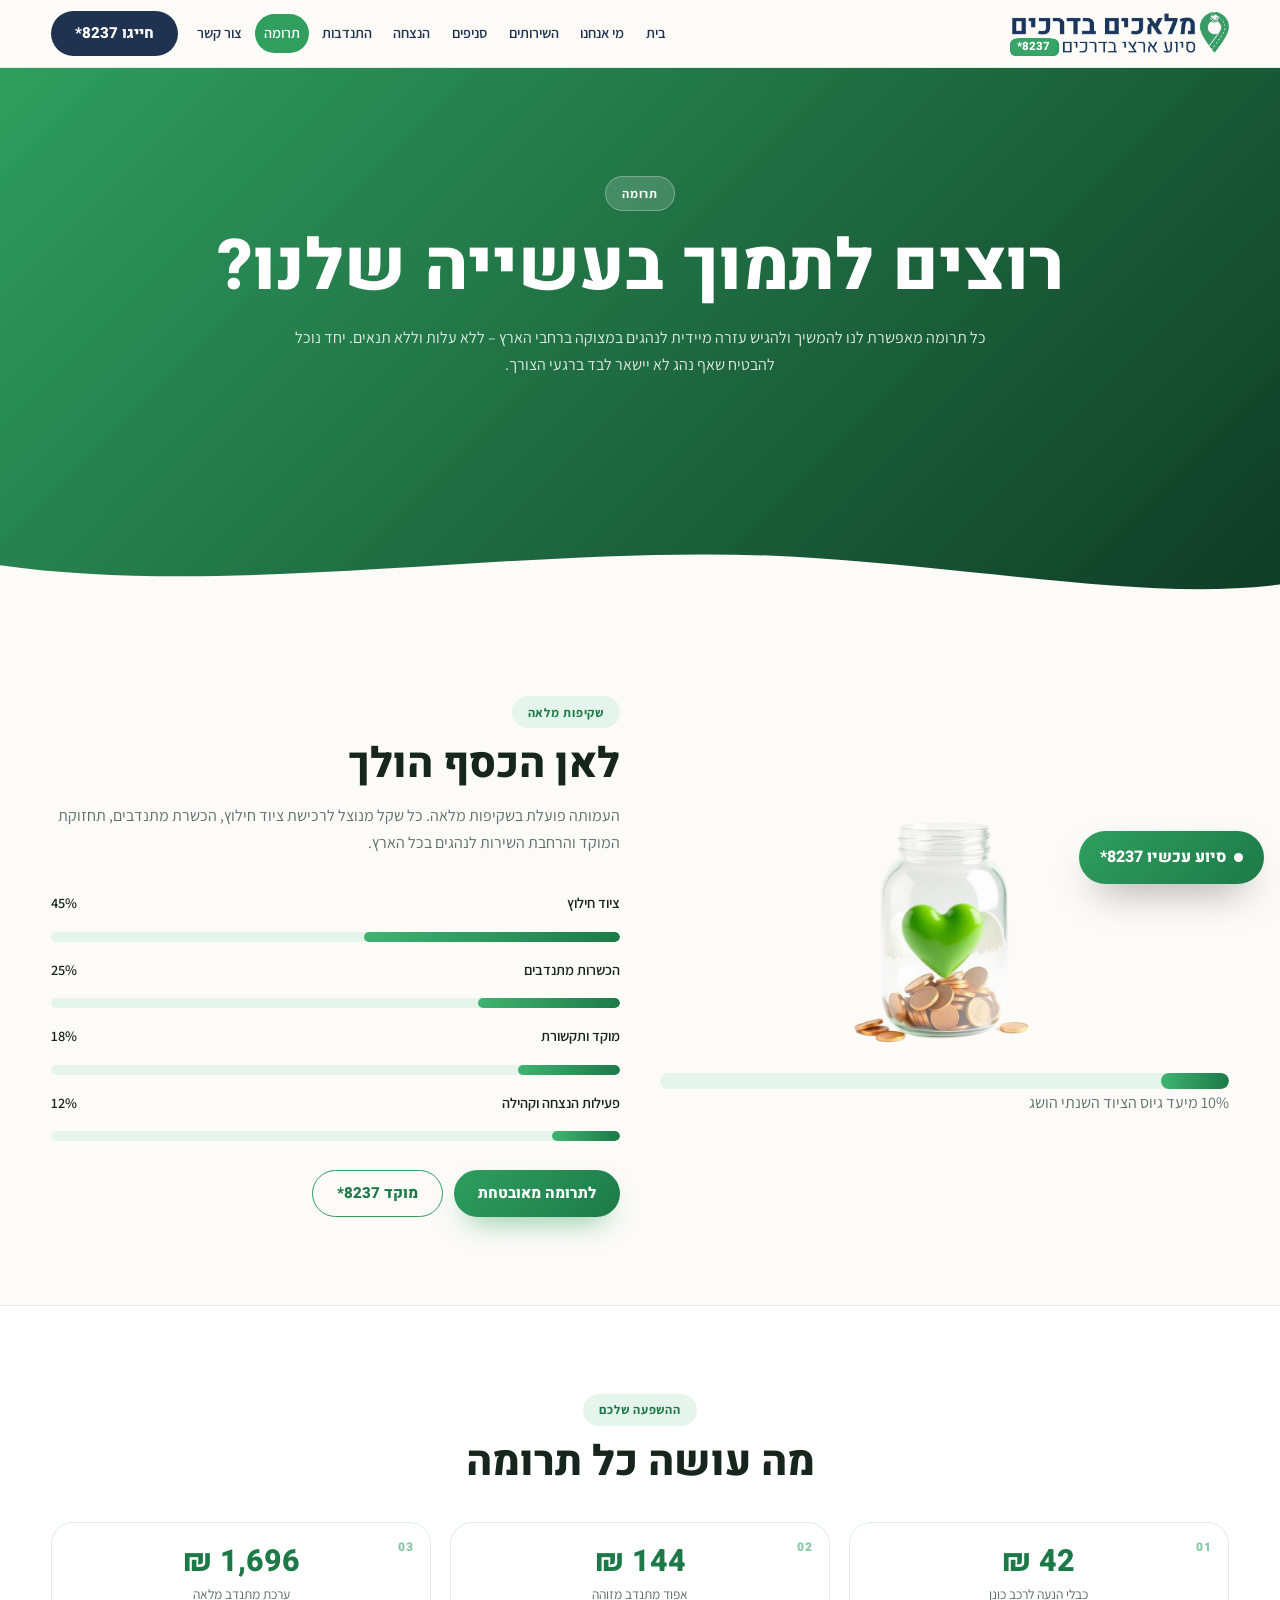
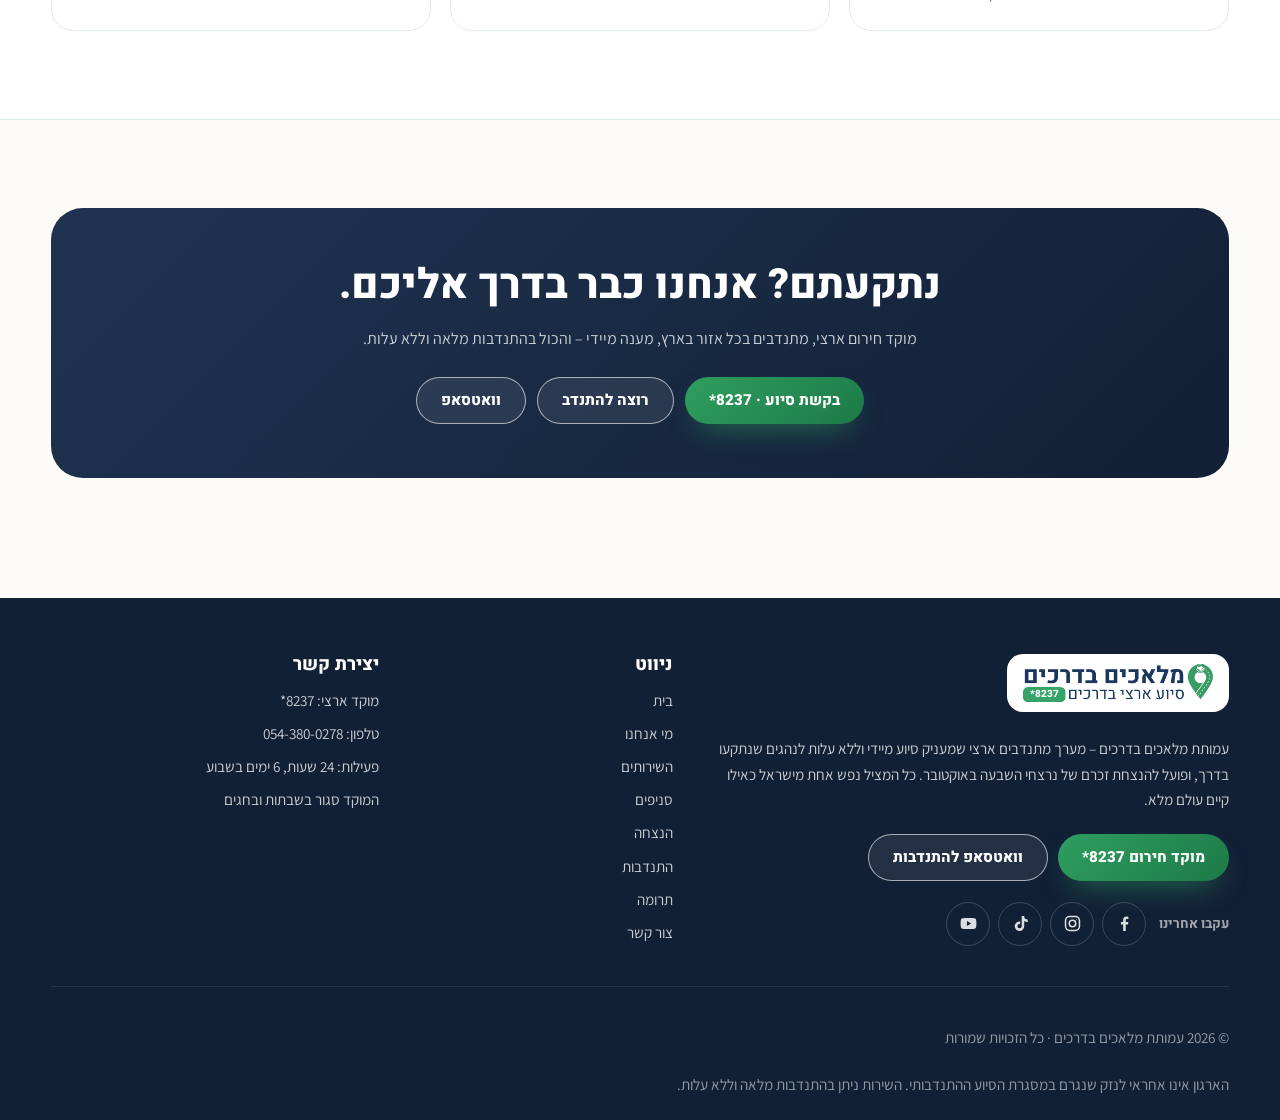
<file: donate.html>
<!DOCTYPE html>
<html lang="he" dir="rtl">
<head>
<meta charset="utf-8">
<meta name="viewport" content="width=device-width, initial-scale=1, viewport-fit=cover">
<title>תרומה לעמותת מלאכים בדרכים</title>
<meta name="description" content="כל תרומה הופכת לציוד חילוץ, כבלים, אפודים והכשרות – ומאפשרת סיוע מיידי וללא עלות לנהגים במצוקה.">
<meta property="og:title" content="תרומה לעמותת מלאכים בדרכים">
<meta property="og:description" content="כל תרומה הופכת לציוד חילוץ, כבלים, אפודים והכשרות – ומאפשרת סיוע מיידי וללא עלות לנהגים במצוקה.">
<meta property="og:type" content="website">
<meta name="twitter:card" content="summary_large_image">
<meta name="theme-color" content="#2f9e5f">
<link rel="icon" type="image/png" href="assets/favicon.png">
<link rel="preconnect" href="https://fonts.googleapis.com">
<link rel="preconnect" href="https://fonts.gstatic.com" crossorigin>
<link href="https://fonts.googleapis.com/css2?family=Heebo:wght@400;600;700;800;900&family=Assistant:wght@300;400;500;600;700&display=swap" rel="stylesheet">
<link rel="stylesheet" href="css/styles.css?v=20260930-1">
</head>
<body>


<header class="site-header" id="siteHeader">
  <div class="container header-inner">
    <a class="brand" href="index.html"><img src="assets/logo.png" alt="מלאכים בדרכים"></a>
    <div class="header-actions">
      <nav class="desktop-nav"><a class="nav-link" href="index.html">בית</a><a class="nav-link" href="about.html">מי אנחנו</a><a class="nav-link" href="services.html">השירותים</a><a class="nav-link" href="branches.html">סניפים</a><a class="nav-link" href="memorial.html">הנצחה</a><a class="nav-link" href="volunteer.html">התנדבות</a><a class="nav-link is-active" href="donate.html">תרומה</a><a class="nav-link" href="contact.html">צור קשר</a></nav>
      <a class="btn btn-navy" href="tel:*8237">חייגו *8237</a>
      <button class="burger" id="burger" aria-label="תפריט" aria-expanded="false"><span></span><span></span><span></span></button>
    </div>
  </div>
  <nav class="mobile-nav" id="mobileNav"><a href="index.html">בית</a><a href="about.html">מי אנחנו</a><a href="services.html">השירותים</a><a href="branches.html">סניפים</a><a href="memorial.html">הנצחה</a><a href="volunteer.html">התנדבות</a><a href="donate.html">תרומה</a><a href="contact.html">צור קשר</a><a class="btn btn-primary" href="tel:*8237">בקשת סיוע · *8237</a></nav>
</header>
<main>

<section class="page-hero">
  <div class="container">
    <span class="pill-light">תרומה</span>
    <h1>רוצים לתמוך בעשייה שלנו?</h1>
    <p>כל תרומה מאפשרת לנו להמשיך ולהגיש עזרה מיידית לנהגים במצוקה ברחבי הארץ – ללא עלות וללא תנאים. יחד נוכל להבטיח שאף נהג לא יישאר לבד ברגעי הצורך.</p>
  </div>
  <svg class="wave" viewBox="0 0 1440 80" preserveAspectRatio="none"><path d="M0 80V30C280 70 620 0 920 22 1140 38 1300 70 1440 52V80Z"/></svg>
</section>
<section class="container split">
  <div class="reveal jar-box">
    <img class="jar-big float" src="assets/jar.png" alt="צנצנת תרומות עם לב ירוק">
    <div class="progress big"><span style="width:12%"></span></div>
    <p class="muted"><span class="counter">12%</span> מיעד גיוס הציוד השנתי הושג</p>
  </div>
  <div class="reveal">
    <div class="section-head start"><span class="pill">שקיפות מלאה</span><h2>לאן הכסף הולך</h2><p>העמותה פועלת בשקיפות מלאה. כל שקל מנוצל לרכישת ציוד חילוץ, הכשרת מתנדבים, תחזוקת המוקד והרחבת השירות לנהגים בכל הארץ.</p></div>
    <ul class="bars"><li><div class="bar-top"><span>ציוד חילוץ</span><span>45%</span></div><div class="progress"><span style="width:45%"></span></div></li><li><div class="bar-top"><span>הכשרות מתנדבים</span><span>25%</span></div><div class="progress"><span style="width:25%"></span></div></li><li><div class="bar-top"><span>מוקד ותקשורת</span><span>18%</span></div><div class="progress"><span style="width:18%"></span></div></li><li><div class="bar-top"><span>פעילות הנצחה וקהילה</span><span>12%</span></div><div class="progress"><span style="width:12%"></span></div></li></ul>
    <div class="hero-actions">
      <a class="btn btn-primary" href="https://www.matara.pro/nedarimplus/online/?mosad=7018781">לתרומה מאובטחת</a>
      <a class="btn btn-outline" href="tel:*8237">מוקד *8237</a>
    </div>
  </div>
</section>
<section class="band"><div class="container">
  <div class="section-head"><span class="pill">ההשפעה שלכם</span><h2>מה עושה כל תרומה</h2></div>
  <div class="grid-3 stat-grid"><div class="stat reveal"><strong class="counter">50 ₪</strong><span>כבלי הנעה לרכב כונן</span></div><div class="stat reveal"><strong class="counter">170 ₪</strong><span>אפוד מתנדב מזוהה</span></div><div class="stat reveal"><strong class="counter">2,000 ₪</strong><span>ערכת מתנדב מלאה</span></div></div>
</div></section>

<section class="container">
  <div class="cta-band reveal">
    <h2>נתקעתם? אנחנו כבר בדרך אליכם.</h2>
    <p>מוקד חירום ארצי, מתנדבים בכל אזור בארץ, מענה מיידי – והכול בהתנדבות מלאה וללא עלות.</p>
    <div class="cta-actions">
      <a class="btn btn-primary" href="tel:*8237">בקשת סיוע · *8237</a>
      <a class="btn btn-ghost-light" href="volunteer.html">רוצה להתנדב</a>
      <a class="btn btn-ghost-light" href="https://wa.me/972543800278">וואטסאפ</a>
    </div>
  </div>
</section>

</main>

<footer class="site-footer">
  <div class="container footer-grid">
    <div class="footer-about">
      <span class="footer-logo"><img src="assets/logo.png" alt="מלאכים בדרכים"></span>
      <p>עמותת מלאכים בדרכים – מערך מתנדבים ארצי שמעניק סיוע מיידי וללא עלות לנהגים שנתקעו בדרך, ופועל להנצחת זכרם של נרצחי השבעה באוקטובר. כל המציל נפש אחת מישראל כאילו קיים עולם מלא.</p>
      <div class="footer-cta">
        <a class="btn btn-primary" href="tel:*8237">מוקד חירום *8237</a>
        <a class="btn btn-ghost-light" href="https://wa.me/972543800278">וואטסאפ להתנדבות</a>
      </div>
      <div class="footer-social" aria-label="מלאכים בדרכים ברשתות החברתיות"><span>עקבו אחרינו</span><a class="social-btn social-btn-fb" href="https://www.facebook.com/p/%D7%9E%D7%9C%D7%90%D7%9B%D7%99%D7%9D-%D7%91%D7%93%D7%A8%D7%9B%D7%99%D7%9D-%D7%A1%D7%99%D7%95%D7%A2-%D7%91%D7%93%D7%A8%D7%9B%D7%99%D7%9D-61582272336801/" target="_blank" rel="noopener" aria-label="פייסבוק"><svg viewBox="0 0 24 24" aria-hidden="true"><path fill="currentColor" d="M13.6 21.5v-8.2h2.8l.4-3.3h-3.2V7.9c0-.9.3-1.6 1.6-1.6h1.7V3.4a22 22 0 0 0-2.5-.1c-2.5 0-4.1 1.5-4.1 4.3V10H7.5v3.3h2.8v8.2Z"/></svg></a><a class="social-btn social-btn-ig" href="https://www.instagram.com/malachimbadrachim/" target="_blank" rel="noopener" aria-label="אינסטגרם"><svg viewBox="0 0 24 24" aria-hidden="true" fill="none" stroke="currentColor" stroke-width="1.9"><rect x="3.2" y="3.2" width="17.6" height="17.6" rx="5.2"/><circle cx="12" cy="12" r="4.1"/><circle cx="17.3" cy="6.7" r=".6" fill="currentColor" stroke="none"/></svg></a><a class="social-btn social-btn-tt" href="https://www.tiktok.com/@malachimbadrachim" target="_blank" rel="noopener" aria-label="טיקטוק"><svg viewBox="0 0 24 24" aria-hidden="true"><path fill="currentColor" d="M16.7 2.5h-3.2v12.9a2.7 2.7 0 1 1-2.7-2.7c.3 0 .6 0 .8.1V9.5a6 6 0 1 0 5.1 5.9V8.9a7.6 7.6 0 0 0 4.4 1.4V7.1a4.4 4.4 0 0 1-4.4-4.6Z"/></svg></a><a class="social-btn social-btn-yt" href="https://www.youtube.com/@%D7%9E%D7%9C%D7%90%D7%9B%D7%99%D7%9D%D7%91%D7%93%D7%A8%D7%9B%D7%99%D7%9D" target="_blank" rel="noopener" aria-label="יוטיוב"><svg viewBox="0 0 24 24" aria-hidden="true"><path fill="currentColor" fill-rule="evenodd" d="M21.6 7.2a2.5 2.5 0 0 0-1.8-1.8C18.2 5 12 5 12 5s-6.2 0-7.8.4a2.5 2.5 0 0 0-1.8 1.8A26 26 0 0 0 2 12a26 26 0 0 0 .4 4.8 2.5 2.5 0 0 0 1.8 1.8C5.8 19 12 19 12 19s6.2 0 7.8-.4a2.5 2.5 0 0 0 1.8-1.8A26 26 0 0 0 22 12a26 26 0 0 0-.4-4.8ZM10 15.1V8.9l5.3 3.1Z"/></svg></a></div>
    </div>
    <div><h3>ניווט</h3><ul class="footer-links"><li><a href="index.html">בית</a></li><li><a href="about.html">מי אנחנו</a></li><li><a href="services.html">השירותים</a></li><li><a href="branches.html">סניפים</a></li><li><a href="memorial.html">הנצחה</a></li><li><a href="volunteer.html">התנדבות</a></li><li><a href="donate.html">תרומה</a></li><li><a href="contact.html">צור קשר</a></li></ul></div>
    <div><h3>יצירת קשר</h3><ul class="footer-links">
      <li>מוקד ארצי: <a href="tel:*8237">*8237</a></li>
      <li>טלפון: <a href="tel:+972543800278">054-380-0278</a></li>
      <li>פעילות: 24 שעות, 6 ימים בשבוע</li>
      <li>המוקד סגור בשבתות ובחגים</li></ul></div>
  </div>
  <div class="footer-bottom container">
    <p>© 2026 עמותת מלאכים בדרכים · כל הזכויות שמורות</p>
    <p>הארגון אינו אחראי לנזק שנגרם במסגרת הסיוע ההתנדבותי. השירות ניתן בהתנדבות מלאה וללא עלות.</p>
  </div>
</footer>
<nav class="app-nav" id="appNav" aria-label="ניווט מהיר">
  <a href="index.html" class="app-nav-item" data-page="index"><svg viewBox="0 0 24 24" fill="none" stroke="currentColor" stroke-width="1.8" stroke-linecap="round" stroke-linejoin="round"><path d="M4 11.5 12 4l8 7.5"/><path d="M6 10v9a1 1 0 0 0 1 1h4v-6h2v6h4a1 1 0 0 0 1-1v-9"/></svg><span>בית</span></a>
  <a href="services.html" class="app-nav-item" data-page="services"><svg viewBox="0 0 24 24" fill="none" stroke="currentColor" stroke-width="1.8" stroke-linecap="round" stroke-linejoin="round"><path d="M14.7 6.3a3.5 3.5 0 0 0-4.8 4.1L4 16.3V20h3.7l5.9-5.9a3.5 3.5 0 0 0 4.1-4.8l-2.6 2.6-1.9-1.9 2.5-2.7Z"/></svg><span>שירותים</span></a>
  <a href="tel:*8237" class="app-nav-item app-nav-call"><span class="app-nav-call-circle"><svg viewBox="0 0 24 24" fill="none" stroke="currentColor" stroke-width="1.8" stroke-linecap="round" stroke-linejoin="round"><path d="M5.5 4h3l1.4 4.2-2 1.6a12 12 0 0 0 6.3 6.3l1.6-2 4.2 1.4v3a1.5 1.5 0 0 1-1.6 1.5A16.5 16.5 0 0 1 4 5.6 1.5 1.5 0 0 1 5.5 4Z"/></svg></span><span>מוקד</span></a>
  <a href="volunteer.html" class="app-nav-item" data-page="volunteer"><svg viewBox="0 0 24 24" fill="none" stroke="currentColor" stroke-width="1.8" stroke-linecap="round" stroke-linejoin="round"><path d="M12 20s-7-4.6-9-9.3C1.6 6.9 4 4 7 4c2 0 3.5 1.2 5 3 1.5-1.8 3-3 5-3 3 0 5.4 2.9 4 6.7C19 15.4 12 20 12 20Z"/></svg><span>התנדבות</span></a>
  <button type="button" class="app-nav-item" id="navMore"><svg viewBox="0 0 24 24" fill="none" stroke="currentColor" stroke-width="1.8" stroke-linecap="round" stroke-linejoin="round"><path d="M4 6h16M4 12h16M4 18h16"/></svg><span>עוד</span></button>
</nav>
<a class="floating-call" href="tel:*8237"><span class="pulse"></span>סיוע עכשיו *8237</a>
<script src="js/branches.js"></script>
<script src="js/news.js"></script>
<script src="js/main.js?v=20260930-1"></script>
</body>
</html>
</file>
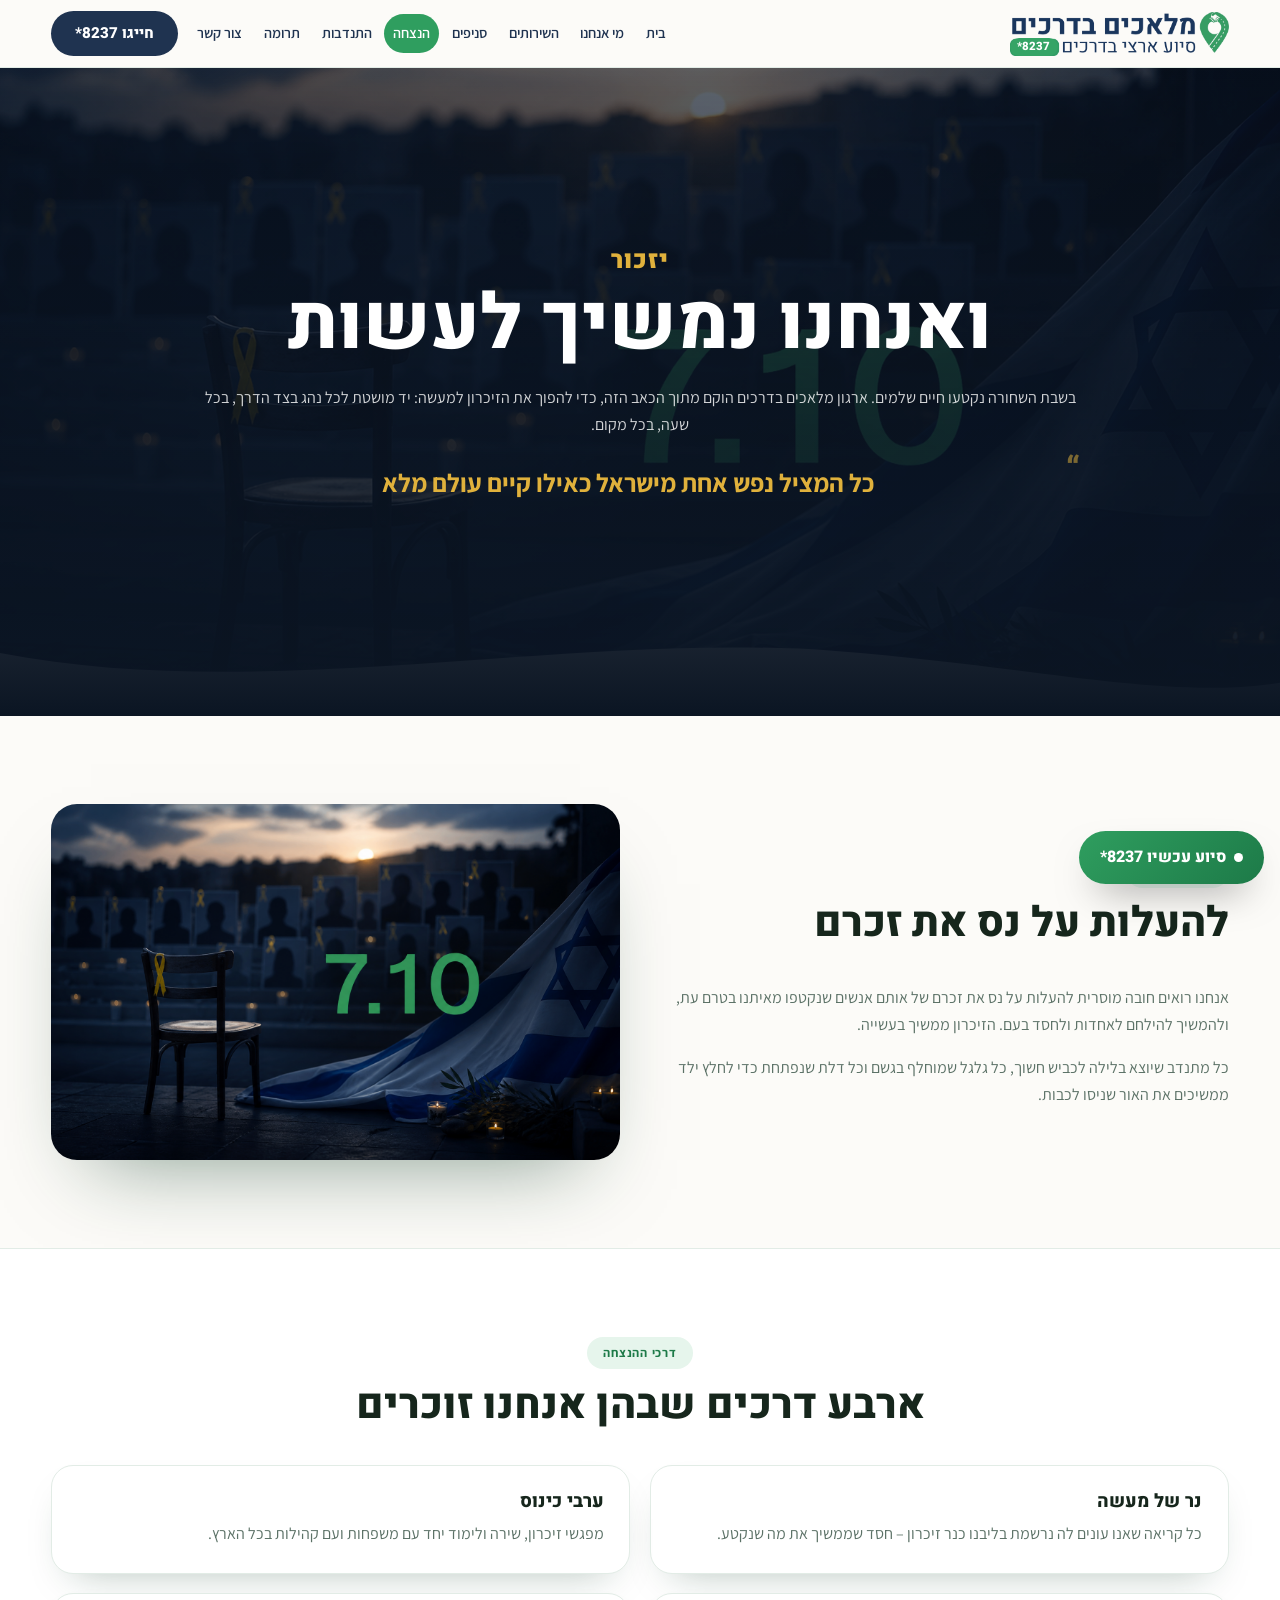
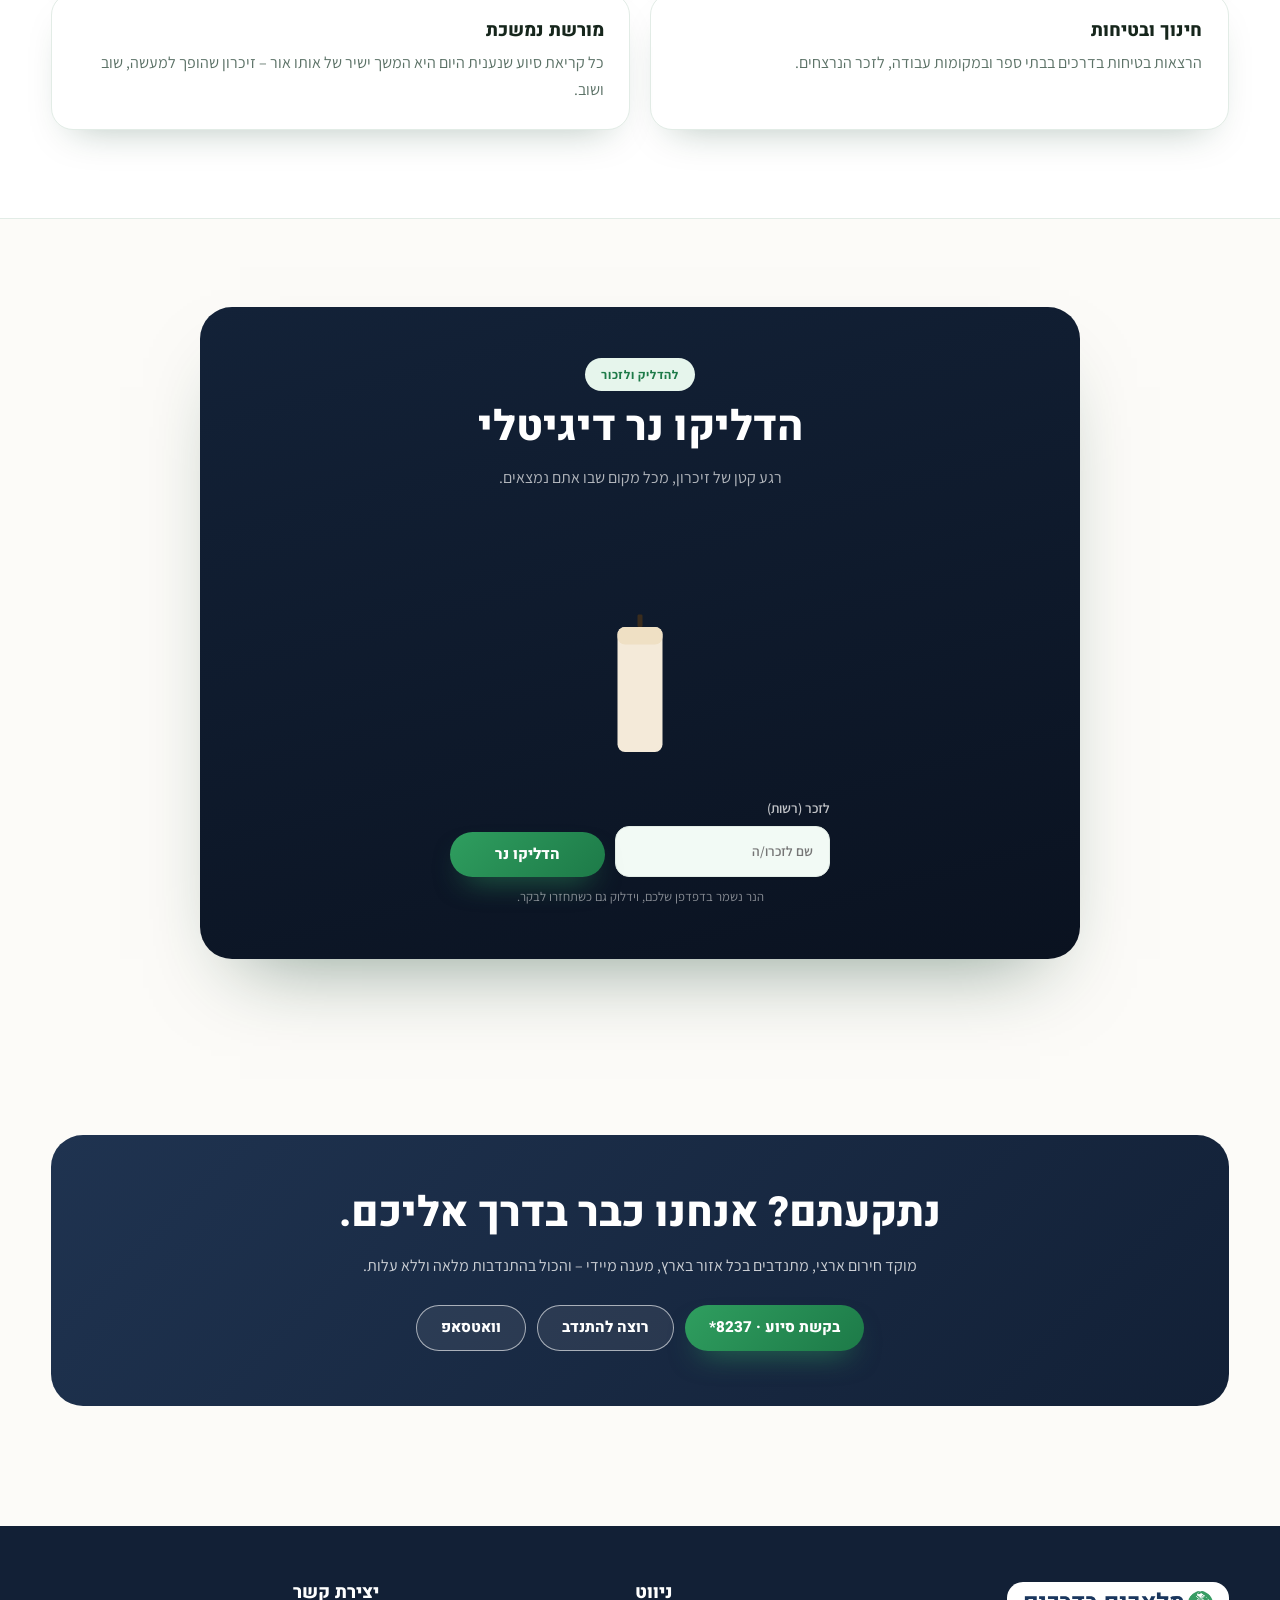
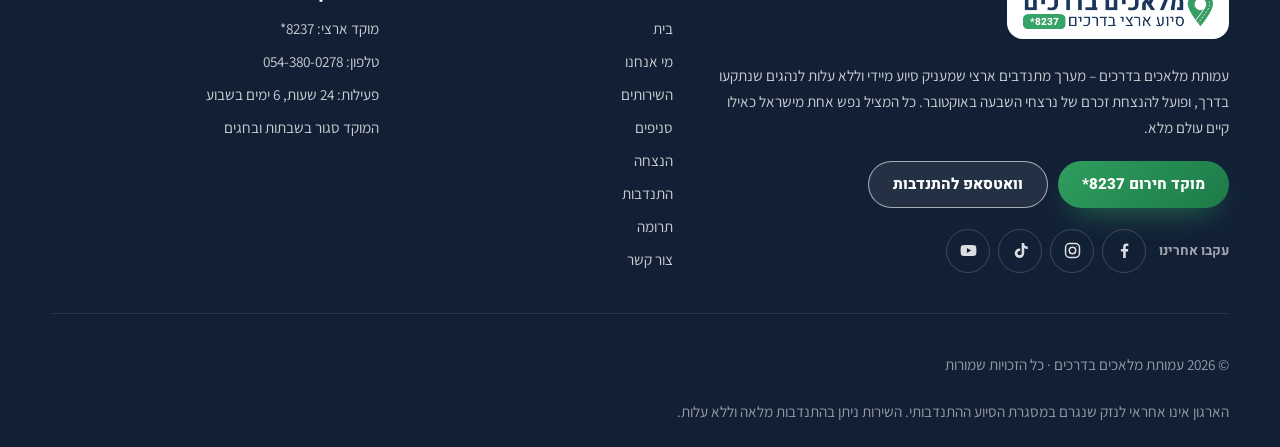
<file: memorial.html>
<!DOCTYPE html>
<html lang="he" dir="rtl">
<head>
<meta charset="utf-8">
<meta name="viewport" content="width=device-width, initial-scale=1, viewport-fit=cover">
<title>הנצחת נרצחי השבעה באוקטובר | מלאכים בדרכים</title>
<meta name="description" content="עמוד ההנצחה של מלאכים בדרכים לזכר נרצחי השבעה באוקטובר – זיכרון שהופך לעשייה יומיומית של חסד בדרכים.">
<meta property="og:title" content="הנצחת נרצחי השבעה באוקטובר | מלאכים בדרכים">
<meta property="og:description" content="עמוד ההנצחה של מלאכים בדרכים לזכר נרצחי השבעה באוקטובר – זיכרון שהופך לעשייה יומיומית של חסד בדרכים.">
<meta property="og:type" content="website">
<meta name="twitter:card" content="summary_large_image">
<meta name="theme-color" content="#2f9e5f">
<link rel="icon" type="image/png" href="assets/favicon.png">
<link rel="preconnect" href="https://fonts.googleapis.com">
<link rel="preconnect" href="https://fonts.gstatic.com" crossorigin>
<link href="https://fonts.googleapis.com/css2?family=Heebo:wght@400;600;700;800;900&family=Assistant:wght@300;400;500;600;700&display=swap" rel="stylesheet">
<link rel="stylesheet" href="css/styles.css?v=20260930-1">
</head>
<body>


<header class="site-header" id="siteHeader">
  <div class="container header-inner">
    <a class="brand" href="index.html"><img src="assets/logo.png" alt="מלאכים בדרכים"></a>
    <div class="header-actions">
      <nav class="desktop-nav"><a class="nav-link" href="index.html">בית</a><a class="nav-link" href="about.html">מי אנחנו</a><a class="nav-link" href="services.html">השירותים</a><a class="nav-link" href="branches.html">סניפים</a><a class="nav-link is-active" href="memorial.html">הנצחה</a><a class="nav-link" href="volunteer.html">התנדבות</a><a class="nav-link" href="donate.html">תרומה</a><a class="nav-link" href="contact.html">צור קשר</a></nav>
      <a class="btn btn-navy" href="tel:*8237">חייגו *8237</a>
      <button class="burger" id="burger" aria-label="תפריט" aria-expanded="false"><span></span><span></span><span></span></button>
    </div>
  </div>
  <nav class="mobile-nav" id="mobileNav"><a href="index.html">בית</a><a href="about.html">מי אנחנו</a><a href="services.html">השירותים</a><a href="branches.html">סניפים</a><a href="memorial.html">הנצחה</a><a href="volunteer.html">התנדבות</a><a href="donate.html">תרומה</a><a href="contact.html">צור קשר</a><a class="btn btn-primary" href="tel:*8237">בקשת סיוע · *8237</a></nav>
</header>
<main>

<section class="memorial-hero">
  <div class="memorial-bg" data-parallax="0.08"><img src="assets/memorial-hostages-v2.png?v=20260827-1" data-fallback-src="assets/memorial-flag.jpg" fetchpriority="high" decoding="async" alt=""></div>
  <div class="container">
    <span class="memorial-kicker">יזכור</span>
    <h1 class="light memorial-title">ואנחנו נמשיך לעשות</h1>
    <p class="light-text">בשבת השחורה נקטעו חיים שלמים. ארגון מלאכים בדרכים הוקם מתוך הכאב הזה, כדי להפוך את הזיכרון למעשה: יד מושטת לכל נהג בצד הדרך, בכל שעה, בכל מקום.</p>
    <blockquote class="gold big-quote quote-accent">כל המציל נפש אחת מישראל כאילו קיים עולם מלא</blockquote>
  </div>
  <svg class="wave memorial-wave" viewBox="0 0 1440 90" preserveAspectRatio="none" aria-hidden="true"><path d="M0 90V26C300 78 640 4 940 24 1160 39 1310 74 1440 56V90Z"/></svg>
</section>
<section class="container split">
  <div class="reveal">
    <div class="section-head start"><span class="pill">חובה מוסרית</span><h2>להעלות על נס את זכרם</h2></div>
    <div class="prose">
      <p>אנחנו רואים חובה מוסרית להעלות על נס את זכרם של אותם אנשים שנקטפו מאיתנו בטרם עת, ולהמשיך להילחם לאחדות ולחסד בעם. הזיכרון ממשיך בעשייה.</p>
      <p>כל מתנדב שיוצא בלילה לכביש חשוך, כל גלגל שמוחלף בגשם וכל דלת שנפתחת כדי לחלץ ילד ממשיכים את האור שניסו לכבות.</p>
    </div>
  </div>
  <div><img class="rounded shadow memorial-feature-image" src="assets/memorial-hostages-v2.png?v=20260827-1" data-fallback-src="assets/memorial-flag.jpg" decoding="async" alt="מיצג הנצחה סמלי למען החטופים ולזכר נרצחי השבעה באוקטובר"></div>
</section>
<section class="band"><div class="container">
  <div class="section-head"><span class="pill">דרכי ההנצחה</span><h2>ארבע דרכים שבהן אנחנו זוכרים</h2></div>
  <div class="grid-2"><article class="card tilt reveal"><h3>נר של מעשה</h3><p class="muted">כל קריאה שאנו עונים לה נרשמת בליבנו כנר זיכרון – חסד שממשיך את מה שנקטע.</p></article><article class="card tilt reveal"><h3>ערבי כינוס</h3><p class="muted">מפגשי זיכרון, שירה ולימוד יחד עם משפחות ועם קהילות בכל הארץ.</p></article><article class="card tilt reveal"><h3>חינוך ובטיחות</h3><p class="muted">הרצאות בטיחות בדרכים בבתי ספר ובמקומות עבודה, לזכר הנרצחים.</p></article><article class="card tilt reveal"><h3>מורשת נמשכת</h3><p class="muted">כל קריאת סיוע שנענית היום היא המשך ישיר של אותו אור – זיכרון שהופך למעשה, שוב ושוב.</p></article></div>
</div></section>

<section class="container narrow" id="candle">
  <div class="candle-card reveal">
    <div class="section-head"><span class="pill">להדליק ולזכור</span><h2>הדליקו נר דיגיטלי</h2><p>רגע קטן של זיכרון, מכל מקום שבו אתם נמצאים.</p></div>
    <div class="candle-stage">
      <svg class="candle-svg" id="candleSvg" viewBox="0 0 120 200">
        <defs>
          <radialGradient id="glowGradient" cx="50%" cy="30%" r="55%">
            <stop offset="0%" stop-color="#ffcf7a" stop-opacity=".55"/>
            <stop offset="100%" stop-color="#ffcf7a" stop-opacity="0"/>
          </radialGradient>
        </defs>
        <ellipse class="candle-glow" cx="60" cy="55" rx="58" ry="58" fill="url(#glowGradient)"/>
        <g class="flame-group">
          <path class="flame-outer" d="M60 20c10 16 16 26 16 38a16 16 0 0 1-32 0c0-12 6-22 16-38Z"/>
          <path class="flame-inner" d="M60 42c5 8 8 13 8 19a8 8 0 0 1-16 0c0-6 3-11 8-19Z"/>
        </g>
        <rect class="candle-wick" x="58" y="70" width="4" height="10" rx="1"/>
        <rect class="candle-body" x="42" y="80" width="36" height="100" rx="6"/>
        <rect class="candle-drip" x="42" y="80" width="36" height="14" rx="6"/>
      </svg>
    </div>
    <form class="candle-form" id="candleForm">
      <label>לזכר (רשות)<input type="text" id="candleName" maxlength="40" placeholder="שם לזכרו/ה" autocomplete="off"></label>
      <button class="btn btn-primary" type="submit" id="candleBtn">הדליקו נר</button>
    </form>
    <p class="candle-msg" id="candleMsg" hidden></p>
    <p class="candle-note">הנר נשמר בדפדפן שלכם, וידלוק גם כשתחזרו לבקר.</p>
  </div>
</section>

<section class="container">
  <div class="cta-band reveal">
    <h2>נתקעתם? אנחנו כבר בדרך אליכם.</h2>
    <p>מוקד חירום ארצי, מתנדבים בכל אזור בארץ, מענה מיידי – והכול בהתנדבות מלאה וללא עלות.</p>
    <div class="cta-actions">
      <a class="btn btn-primary" href="tel:*8237">בקשת סיוע · *8237</a>
      <a class="btn btn-ghost-light" href="volunteer.html">רוצה להתנדב</a>
      <a class="btn btn-ghost-light" href="https://wa.me/972543800278">וואטסאפ</a>
    </div>
  </div>
</section>

</main>

<footer class="site-footer">
  <div class="container footer-grid">
    <div class="footer-about">
      <span class="footer-logo"><img src="assets/logo.png" alt="מלאכים בדרכים"></span>
      <p>עמותת מלאכים בדרכים – מערך מתנדבים ארצי שמעניק סיוע מיידי וללא עלות לנהגים שנתקעו בדרך, ופועל להנצחת זכרם של נרצחי השבעה באוקטובר. כל המציל נפש אחת מישראל כאילו קיים עולם מלא.</p>
      <div class="footer-cta">
        <a class="btn btn-primary" href="tel:*8237">מוקד חירום *8237</a>
        <a class="btn btn-ghost-light" href="https://wa.me/972543800278">וואטסאפ להתנדבות</a>
      </div>
      <div class="footer-social" aria-label="מלאכים בדרכים ברשתות החברתיות"><span>עקבו אחרינו</span><a class="social-btn social-btn-fb" href="https://www.facebook.com/p/%D7%9E%D7%9C%D7%90%D7%9B%D7%99%D7%9D-%D7%91%D7%93%D7%A8%D7%9B%D7%99%D7%9D-%D7%A1%D7%99%D7%95%D7%A2-%D7%91%D7%93%D7%A8%D7%9B%D7%99%D7%9D-61582272336801/" target="_blank" rel="noopener" aria-label="פייסבוק"><svg viewBox="0 0 24 24" aria-hidden="true"><path fill="currentColor" d="M13.6 21.5v-8.2h2.8l.4-3.3h-3.2V7.9c0-.9.3-1.6 1.6-1.6h1.7V3.4a22 22 0 0 0-2.5-.1c-2.5 0-4.1 1.5-4.1 4.3V10H7.5v3.3h2.8v8.2Z"/></svg></a><a class="social-btn social-btn-ig" href="https://www.instagram.com/malachimbadrachim/" target="_blank" rel="noopener" aria-label="אינסטגרם"><svg viewBox="0 0 24 24" aria-hidden="true" fill="none" stroke="currentColor" stroke-width="1.9"><rect x="3.2" y="3.2" width="17.6" height="17.6" rx="5.2"/><circle cx="12" cy="12" r="4.1"/><circle cx="17.3" cy="6.7" r=".6" fill="currentColor" stroke="none"/></svg></a><a class="social-btn social-btn-tt" href="https://www.tiktok.com/@malachimbadrachim" target="_blank" rel="noopener" aria-label="טיקטוק"><svg viewBox="0 0 24 24" aria-hidden="true"><path fill="currentColor" d="M16.7 2.5h-3.2v12.9a2.7 2.7 0 1 1-2.7-2.7c.3 0 .6 0 .8.1V9.5a6 6 0 1 0 5.1 5.9V8.9a7.6 7.6 0 0 0 4.4 1.4V7.1a4.4 4.4 0 0 1-4.4-4.6Z"/></svg></a><a class="social-btn social-btn-yt" href="https://www.youtube.com/@%D7%9E%D7%9C%D7%90%D7%9B%D7%99%D7%9D%D7%91%D7%93%D7%A8%D7%9B%D7%99%D7%9D" target="_blank" rel="noopener" aria-label="יוטיוב"><svg viewBox="0 0 24 24" aria-hidden="true"><path fill="currentColor" fill-rule="evenodd" d="M21.6 7.2a2.5 2.5 0 0 0-1.8-1.8C18.2 5 12 5 12 5s-6.2 0-7.8.4a2.5 2.5 0 0 0-1.8 1.8A26 26 0 0 0 2 12a26 26 0 0 0 .4 4.8 2.5 2.5 0 0 0 1.8 1.8C5.8 19 12 19 12 19s6.2 0 7.8-.4a2.5 2.5 0 0 0 1.8-1.8A26 26 0 0 0 22 12a26 26 0 0 0-.4-4.8ZM10 15.1V8.9l5.3 3.1Z"/></svg></a></div>
    </div>
    <div><h3>ניווט</h3><ul class="footer-links"><li><a href="index.html">בית</a></li><li><a href="about.html">מי אנחנו</a></li><li><a href="services.html">השירותים</a></li><li><a href="branches.html">סניפים</a></li><li><a href="memorial.html">הנצחה</a></li><li><a href="volunteer.html">התנדבות</a></li><li><a href="donate.html">תרומה</a></li><li><a href="contact.html">צור קשר</a></li></ul></div>
    <div><h3>יצירת קשר</h3><ul class="footer-links">
      <li>מוקד ארצי: <a href="tel:*8237">*8237</a></li>
      <li>טלפון: <a href="tel:+972543800278">054-380-0278</a></li>
      <li>פעילות: 24 שעות, 6 ימים בשבוע</li>
      <li>המוקד סגור בשבתות ובחגים</li></ul></div>
  </div>
  <div class="footer-bottom container">
    <p>© 2026 עמותת מלאכים בדרכים · כל הזכויות שמורות</p>
    <p>הארגון אינו אחראי לנזק שנגרם במסגרת הסיוע ההתנדבותי. השירות ניתן בהתנדבות מלאה וללא עלות.</p>
  </div>
</footer>
<nav class="app-nav" id="appNav" aria-label="ניווט מהיר">
  <a href="index.html" class="app-nav-item" data-page="index"><svg viewBox="0 0 24 24" fill="none" stroke="currentColor" stroke-width="1.8" stroke-linecap="round" stroke-linejoin="round"><path d="M4 11.5 12 4l8 7.5"/><path d="M6 10v9a1 1 0 0 0 1 1h4v-6h2v6h4a1 1 0 0 0 1-1v-9"/></svg><span>בית</span></a>
  <a href="services.html" class="app-nav-item" data-page="services"><svg viewBox="0 0 24 24" fill="none" stroke="currentColor" stroke-width="1.8" stroke-linecap="round" stroke-linejoin="round"><path d="M14.7 6.3a3.5 3.5 0 0 0-4.8 4.1L4 16.3V20h3.7l5.9-5.9a3.5 3.5 0 0 0 4.1-4.8l-2.6 2.6-1.9-1.9 2.5-2.7Z"/></svg><span>שירותים</span></a>
  <a href="tel:*8237" class="app-nav-item app-nav-call"><span class="app-nav-call-circle"><svg viewBox="0 0 24 24" fill="none" stroke="currentColor" stroke-width="1.8" stroke-linecap="round" stroke-linejoin="round"><path d="M5.5 4h3l1.4 4.2-2 1.6a12 12 0 0 0 6.3 6.3l1.6-2 4.2 1.4v3a1.5 1.5 0 0 1-1.6 1.5A16.5 16.5 0 0 1 4 5.6 1.5 1.5 0 0 1 5.5 4Z"/></svg></span><span>מוקד</span></a>
  <a href="volunteer.html" class="app-nav-item" data-page="volunteer"><svg viewBox="0 0 24 24" fill="none" stroke="currentColor" stroke-width="1.8" stroke-linecap="round" stroke-linejoin="round"><path d="M12 20s-7-4.6-9-9.3C1.6 6.9 4 4 7 4c2 0 3.5 1.2 5 3 1.5-1.8 3-3 5-3 3 0 5.4 2.9 4 6.7C19 15.4 12 20 12 20Z"/></svg><span>התנדבות</span></a>
  <button type="button" class="app-nav-item" id="navMore"><svg viewBox="0 0 24 24" fill="none" stroke="currentColor" stroke-width="1.8" stroke-linecap="round" stroke-linejoin="round"><path d="M4 6h16M4 12h16M4 18h16"/></svg><span>עוד</span></button>
</nav>
<a class="floating-call" href="tel:*8237"><span class="pulse"></span>סיוע עכשיו *8237</a>
<script src="js/branches.js"></script>
<script src="js/news.js"></script>
<script src="js/main.js?v=20260930-1"></script>
<script>
document.addEventListener('DOMContentLoaded', function () {
  var form = document.getElementById('candleForm');
  var svg = document.getElementById('candleSvg');
  var msg = document.getElementById('candleMsg');
  var nameInput = document.getElementById('candleName');
  if (!form || !svg) return;
  var savedName = localStorage.getItem('mb_candle_name');
  var wasLit = localStorage.getItem('mb_candle_lit') === '1';
  if (wasLit) {
    svg.classList.add('lit');
    msg.hidden = false;
    msg.textContent = savedName ? 'הנר שלכם דולק לזכר ' + savedName + '.' : 'הנר שלכם דולק.';
    if (savedName) nameInput.value = savedName;
  }
  form.addEventListener('submit', function (ev) {
    ev.preventDefault();
    var name = nameInput.value.trim();
    svg.classList.add('lit');
    localStorage.setItem('mb_candle_lit', '1');
    if (name) localStorage.setItem('mb_candle_name', name);
    msg.hidden = false;
    msg.textContent = name ? 'הנר דולק לזכר ' + name + '. תודה שזכרתם.' : 'הנר דולק. תודה שזכרתם.';
  });
});
</script>
</body>
</html>
</file>
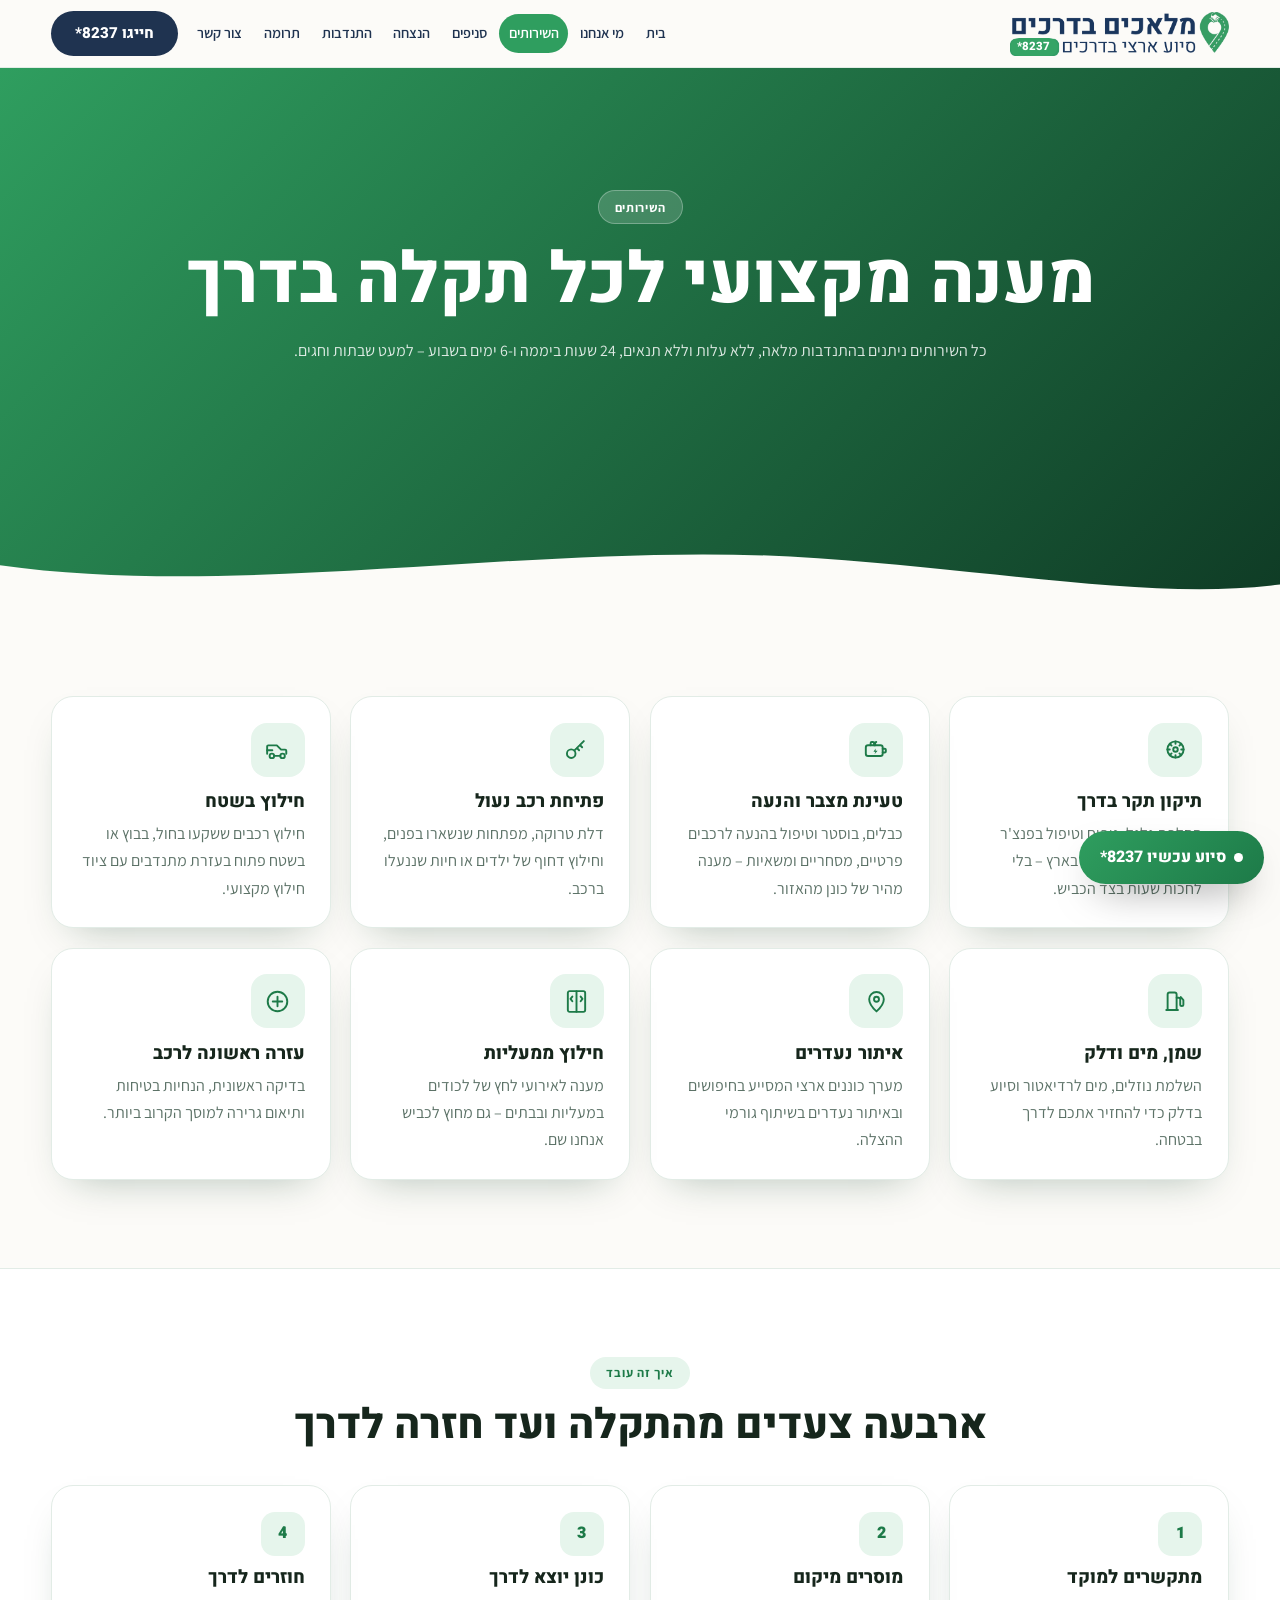
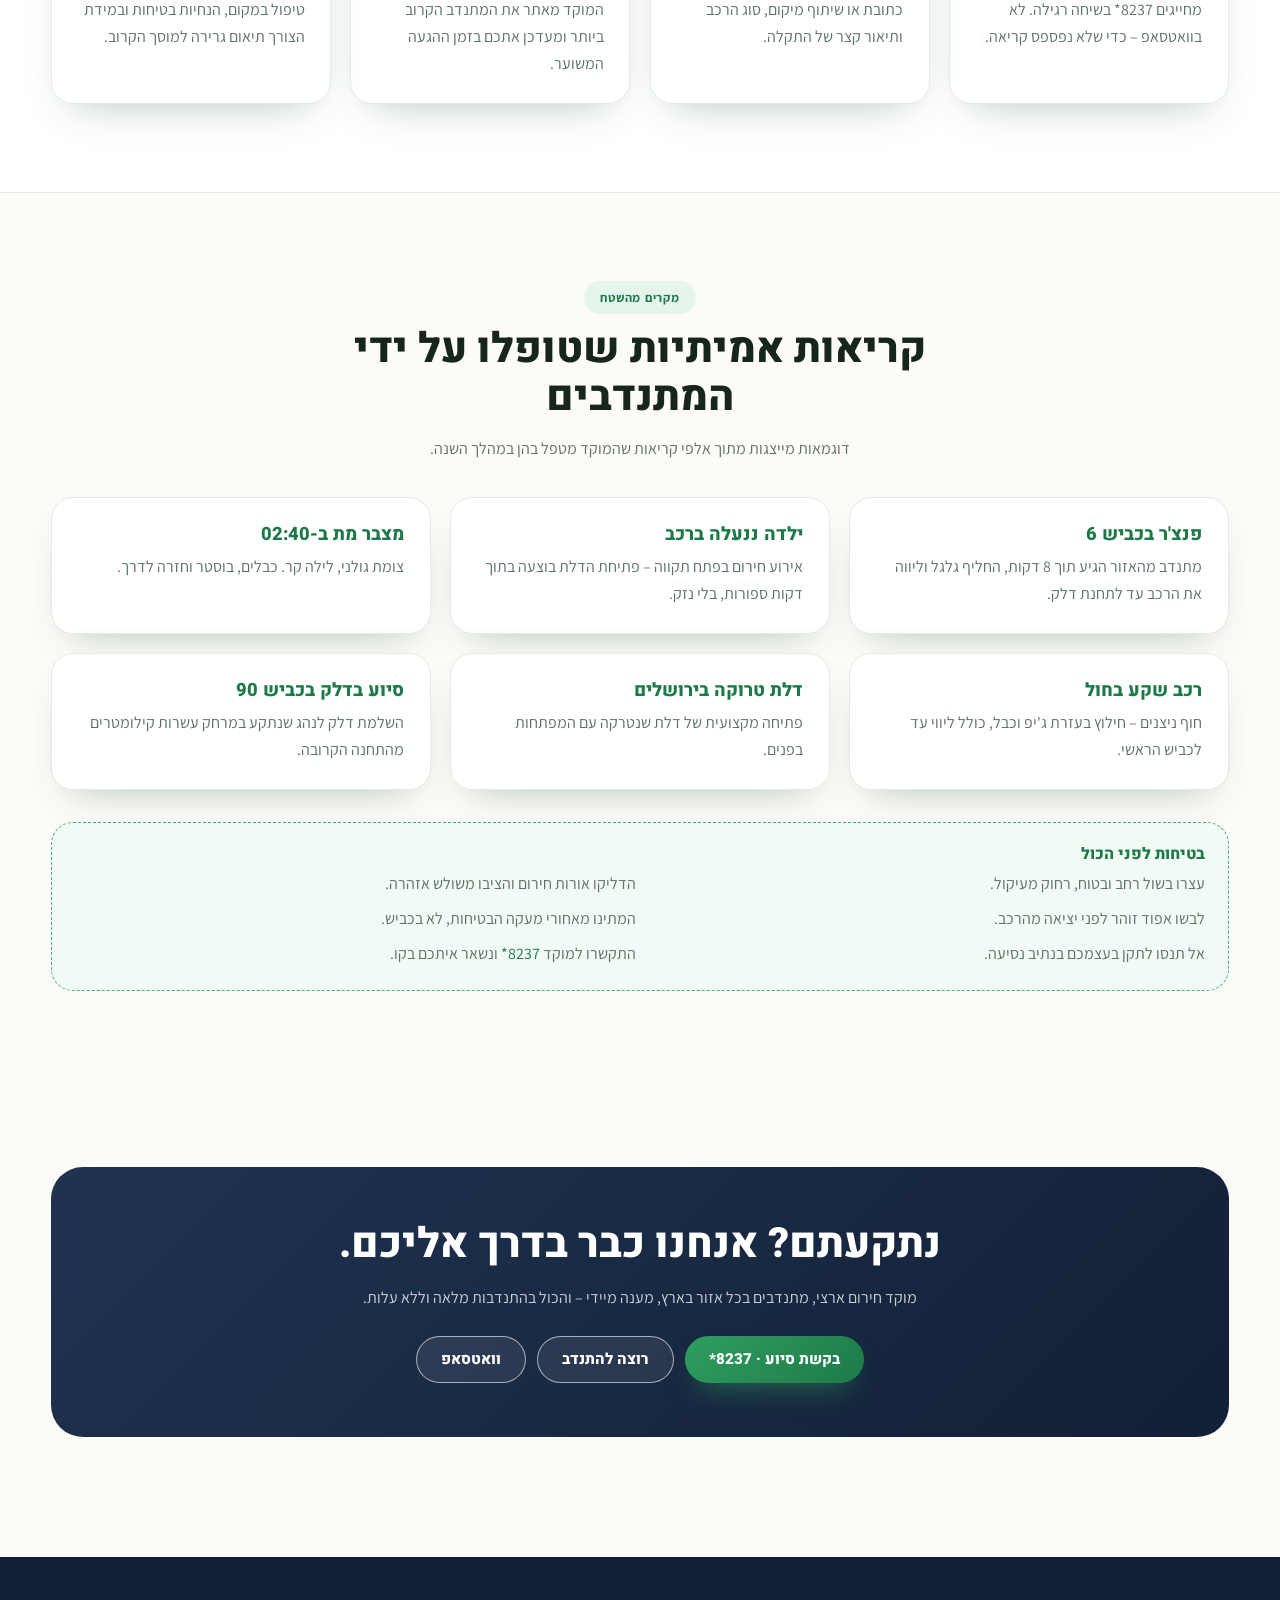
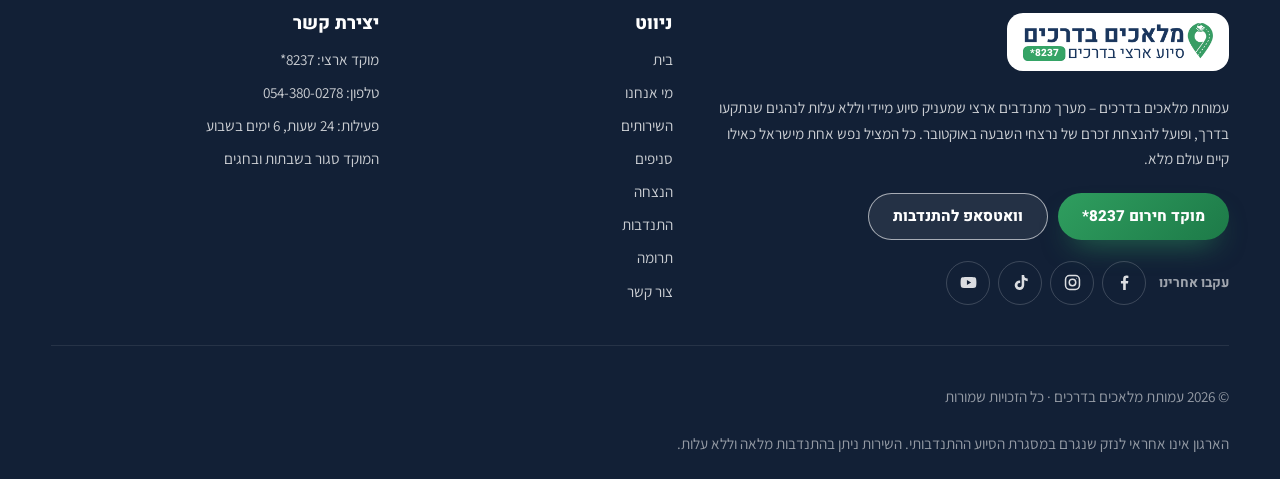
<file: services.html>
<!DOCTYPE html>
<html lang="he" dir="rtl">
<head>
<meta charset="utf-8">
<meta name="viewport" content="width=device-width, initial-scale=1, viewport-fit=cover">
<title>השירותים שלנו | מלאכים בדרכים</title>
<meta name="description" content="פנצ&#x27;ר, טעינת מצבר, פתיחת רכב נעול, חילוץ בשטח, חילוץ ממעליות ואיתור נעדרים – כל שירותי הסיוע, ללא עלות.">
<meta property="og:title" content="השירותים שלנו | מלאכים בדרכים">
<meta property="og:description" content="פנצ&#x27;ר, טעינת מצבר, פתיחת רכב נעול, חילוץ בשטח, חילוץ ממעליות ואיתור נעדרים – כל שירותי הסיוע, ללא עלות.">
<meta property="og:type" content="website">
<meta name="twitter:card" content="summary_large_image">
<meta name="theme-color" content="#2f9e5f">
<link rel="icon" type="image/png" href="assets/favicon.png">
<link rel="preconnect" href="https://fonts.googleapis.com">
<link rel="preconnect" href="https://fonts.gstatic.com" crossorigin>
<link href="https://fonts.googleapis.com/css2?family=Heebo:wght@400;600;700;800;900&family=Assistant:wght@300;400;500;600;700&display=swap" rel="stylesheet">
<link rel="stylesheet" href="css/styles.css?v=20260930-1">
</head>
<body>


<header class="site-header" id="siteHeader">
  <div class="container header-inner">
    <a class="brand" href="index.html"><img src="assets/logo.png" alt="מלאכים בדרכים"></a>
    <div class="header-actions">
      <nav class="desktop-nav"><a class="nav-link" href="index.html">בית</a><a class="nav-link" href="about.html">מי אנחנו</a><a class="nav-link is-active" href="services.html">השירותים</a><a class="nav-link" href="branches.html">סניפים</a><a class="nav-link" href="memorial.html">הנצחה</a><a class="nav-link" href="volunteer.html">התנדבות</a><a class="nav-link" href="donate.html">תרומה</a><a class="nav-link" href="contact.html">צור קשר</a></nav>
      <a class="btn btn-navy" href="tel:*8237">חייגו *8237</a>
      <button class="burger" id="burger" aria-label="תפריט" aria-expanded="false"><span></span><span></span><span></span></button>
    </div>
  </div>
  <nav class="mobile-nav" id="mobileNav"><a href="index.html">בית</a><a href="about.html">מי אנחנו</a><a href="services.html">השירותים</a><a href="branches.html">סניפים</a><a href="memorial.html">הנצחה</a><a href="volunteer.html">התנדבות</a><a href="donate.html">תרומה</a><a href="contact.html">צור קשר</a><a class="btn btn-primary" href="tel:*8237">בקשת סיוע · *8237</a></nav>
</header>
<main>

<section class="page-hero">
  <div class="container">
    <span class="pill-light">השירותים</span>
    <h1>מענה מקצועי לכל תקלה בדרך</h1>
    <p>כל השירותים ניתנים בהתנדבות מלאה, ללא עלות וללא תנאים, 24 שעות ביממה ו-6 ימים בשבוע – למעט שבתות וחגים.</p>
  </div>
  <svg class="wave" viewBox="0 0 1440 80" preserveAspectRatio="none"><path d="M0 80V30C280 70 620 0 920 22 1140 38 1300 70 1440 52V80Z"/></svg>
</section>
<section class="container">
  <div class="grid-4"><article class="card tilt reveal"><span class="icon"><svg viewBox="0 0 24 24" fill="none" stroke="currentColor" stroke-width="1.7" stroke-linecap="round" stroke-linejoin="round"><circle cx="12" cy="12" r="7.2"/><circle cx="12" cy="12" r="2"/><path d="M12 4.8v2.1M12 17.1v2.1M4.8 12h2.1M17.1 12h2.1M7 7l1.5 1.5M15.5 15.5 17 17M7 17l1.5-1.5M15.5 8.5 17 7"/></svg></span><h3>תיקון תקר בדרך</h3><p class="muted">החלפת גלגל, ניפוח וטיפול בפנצ'ר בכל שעה ובכל מקום בארץ – בלי לחכות שעות בצד הכביש.</p></article><article class="card tilt reveal"><span class="icon"><svg viewBox="0 0 24 24" fill="none" stroke="currentColor" stroke-width="1.7" stroke-linecap="round" stroke-linejoin="round"><rect x="2.5" y="8.2" width="15" height="9.6" rx="2"/><path d="M17.5 11.3h1.8a1 1 0 0 1 1 1v1.4a1 1 0 0 1-1 1h-1.8"/><path d="M6.8 8.2V6.3a1 1 0 0 1 1-1h1a1 1 0 0 1 1 1v1.9M10.8 8.2V6.3a1 1 0 0 1 1-1"/><path d="M11.2 11 9.3 14h1.8l-.9 2.3L13 13h-1.8Z" fill="currentColor" stroke="none"/></svg></span><h3>טעינת מצבר והנעה</h3><p class="muted">כבלים, בוסטר וטיפול בהנעה לרכבים פרטיים, מסחריים ומשאיות – מענה מהיר של כונן מהאזור.</p></article><article class="card tilt reveal"><span class="icon"><svg viewBox="0 0 24 24" fill="none" stroke="currentColor" stroke-width="1.7" stroke-linecap="round" stroke-linejoin="round"><circle cx="7.3" cy="15.7" r="3.8"/><path d="M10 13 18.5 4.5M15 8l2 2M12.3 10.7l2 2"/></svg></span><h3>פתיחת רכב נעול</h3><p class="muted">דלת טרוקה, מפתחות שנשארו בפנים, וחילוץ דחוף של ילדים או חיות שננעלו ברכב.</p></article><article class="card tilt reveal"><span class="icon"><svg viewBox="0 0 24 24" fill="none" stroke="currentColor" stroke-width="1.7" stroke-linecap="round" stroke-linejoin="round"><path d="M2.8 15.8V9.3a1 1 0 0 1 1-1h7.6l3.8 3.8h3.6a1 1 0 0 1 1 1v2.7"/><circle cx="7" cy="17.7" r="2"/><circle cx="16.5" cy="17.7" r="2"/><path d="M9 17.7h5.5M2.8 12.6h4.6"/></svg></span><h3>חילוץ בשטח</h3><p class="muted">חילוץ רכבים ששקעו בחול, בבוץ או בשטח פתוח בעזרת מתנדבים עם ציוד חילוץ מקצועי.</p></article><article class="card tilt reveal"><span class="icon"><svg viewBox="0 0 24 24" fill="none" stroke="currentColor" stroke-width="1.7" stroke-linecap="round" stroke-linejoin="round"><path d="M5 19.5V5.8a1.8 1.8 0 0 1 1.8-1.8h4.4A1.8 1.8 0 0 1 13 5.8v13.7M3.8 19.5h10.4"/><path d="M13 8.6h1.8a1.4 1.4 0 0 1 1.4 1.4v4.6a1.4 1.4 0 0 0 2.8 0v-3.8l-2.3-2.8"/></svg></span><h3>שמן, מים ודלק</h3><p class="muted">השלמת נוזלים, מים לרדיאטור וסיוע בדלק כדי להחזיר אתכם לדרך בבטחה.</p></article><article class="card tilt reveal"><span class="icon"><svg viewBox="0 0 24 24" fill="none" stroke="currentColor" stroke-width="1.7" stroke-linecap="round" stroke-linejoin="round"><path d="M12 20.8s6.5-5.8 6.5-10.8a6.5 6.5 0 0 0-13 0c0 5 6.5 10.8 6.5 10.8Z"/><circle cx="12" cy="10" r="2.2"/></svg></span><h3>איתור נעדרים</h3><p class="muted">מערך כוננים ארצי המסייע בחיפושים ובאיתור נעדרים בשיתוף גורמי ההצלה.</p></article><article class="card tilt reveal"><span class="icon"><svg viewBox="0 0 24 24" fill="none" stroke="currentColor" stroke-width="1.7" stroke-linecap="round" stroke-linejoin="round"><rect x="4.3" y="2.8" width="15.4" height="18.4" rx="1.6"/><path d="M12 2.8v18.4"/><path d="M8.3 7.6 6.7 9.7l1.6 2.1M15.7 7.6l1.6 2.1-1.6 2.1"/></svg></span><h3>חילוץ ממעליות</h3><p class="muted">מענה לאירועי לחץ של לכודים במעליות ובבתים – גם מחוץ לכביש אנחנו שם.</p></article><article class="card tilt reveal"><span class="icon"><svg viewBox="0 0 24 24" fill="none" stroke="currentColor" stroke-width="1.7" stroke-linecap="round" stroke-linejoin="round"><circle cx="12" cy="12" r="8.7"/><path d="M12 7.8v8.4M7.8 12h8.4"/></svg></span><h3>עזרה ראשונה לרכב</h3><p class="muted">בדיקה ראשונית, הנחיות בטיחות ותיאום גרירה למוסך הקרוב ביותר.</p></article></div>
</section>
<section class="band"><div class="container">
  <div class="section-head"><span class="pill">איך זה עובד</span><h2>ארבעה צעדים מהתקלה ועד חזרה לדרך</h2></div>
  <div class="grid-4"><article class="card reveal"><span class="step">1</span><h3>מתקשרים למוקד</h3><p class="muted">מחייגים *8237 בשיחה רגילה. לא בוואטסאפ – כדי שלא נפספס קריאה.</p></article><article class="card reveal"><span class="step">2</span><h3>מוסרים מיקום</h3><p class="muted">כתובת או שיתוף מיקום, סוג הרכב ותיאור קצר של התקלה.</p></article><article class="card reveal"><span class="step">3</span><h3>כונן יוצא לדרך</h3><p class="muted">המוקד מאתר את המתנדב הקרוב ביותר ומעדכן אתכם בזמן ההגעה המשוער.</p></article><article class="card reveal"><span class="step">4</span><h3>חוזרים לדרך</h3><p class="muted">טיפול במקום, הנחיות בטיחות ובמידת הצורך תיאום גרירה למוסך הקרוב.</p></article></div>
</div></section>
<section class="container">
  <div class="section-head"><span class="pill">מקרים מהשטח</span><h2>קריאות אמיתיות שטופלו על ידי המתנדבים</h2><p>דוגמאות מייצגות מתוך אלפי קריאות שהמוקד מטפל בהן במהלך השנה.</p></div>
  <div class="grid-3"><article class="card case reveal"><h3>פנצ'ר בכביש 6</h3><p class="muted">מתנדב מהאזור הגיע תוך 8 דקות, החליף גלגל וליווה את הרכב עד לתחנת דלק.</p></article><article class="card case reveal"><h3>ילדה ננעלה ברכב</h3><p class="muted">אירוע חירום בפתח תקווה – פתיחת הדלת בוצעה בתוך דקות ספורות, בלי נזק.</p></article><article class="card case reveal"><h3>מצבר מת ב-02:40</h3><p class="muted">צומת גולני, לילה קר. כבלים, בוסטר וחזרה לדרך.</p></article><article class="card case reveal"><h3>רכב שקע בחול</h3><p class="muted">חוף ניצנים – חילוץ בעזרת ג'יפ וכבל, כולל ליווי עד לכביש הראשי.</p></article><article class="card case reveal"><h3>דלת טרוקה בירושלים</h3><p class="muted">פתיחה מקצועית של דלת שנטרקה עם המפתחות בפנים.</p></article><article class="card case reveal"><h3>סיוע בדלק בכביש 90</h3><p class="muted">השלמת דלק לנהג שנתקע במרחק עשרות קילומטרים מהתחנה הקרובה.</p></article></div>
  <div class="note reveal gap-top">
    <strong>בטיחות לפני הכול</strong>
    <ul class="two-col">
      <li>עצרו בשול רחב ובטוח, רחוק מעיקול.</li>
      <li>הדליקו אורות חירום והציבו משולש אזהרה.</li>
      <li>לבשו אפוד זוהר לפני יציאה מהרכב.</li>
      <li>המתינו מאחורי מעקה הבטיחות, לא בכביש.</li>
      <li>אל תנסו לתקן בעצמכם בנתיב נסיעה.</li>
      <li>התקשרו למוקד <a href="tel:*8237">*8237</a> ונשאר איתכם בקו.</li>
    </ul>
  </div>
</section>

<section class="container">
  <div class="cta-band reveal">
    <h2>נתקעתם? אנחנו כבר בדרך אליכם.</h2>
    <p>מוקד חירום ארצי, מתנדבים בכל אזור בארץ, מענה מיידי – והכול בהתנדבות מלאה וללא עלות.</p>
    <div class="cta-actions">
      <a class="btn btn-primary" href="tel:*8237">בקשת סיוע · *8237</a>
      <a class="btn btn-ghost-light" href="volunteer.html">רוצה להתנדב</a>
      <a class="btn btn-ghost-light" href="https://wa.me/972543800278">וואטסאפ</a>
    </div>
  </div>
</section>

</main>

<footer class="site-footer">
  <div class="container footer-grid">
    <div class="footer-about">
      <span class="footer-logo"><img src="assets/logo.png" alt="מלאכים בדרכים"></span>
      <p>עמותת מלאכים בדרכים – מערך מתנדבים ארצי שמעניק סיוע מיידי וללא עלות לנהגים שנתקעו בדרך, ופועל להנצחת זכרם של נרצחי השבעה באוקטובר. כל המציל נפש אחת מישראל כאילו קיים עולם מלא.</p>
      <div class="footer-cta">
        <a class="btn btn-primary" href="tel:*8237">מוקד חירום *8237</a>
        <a class="btn btn-ghost-light" href="https://wa.me/972543800278">וואטסאפ להתנדבות</a>
      </div>
      <div class="footer-social" aria-label="מלאכים בדרכים ברשתות החברתיות"><span>עקבו אחרינו</span><a class="social-btn social-btn-fb" href="https://www.facebook.com/p/%D7%9E%D7%9C%D7%90%D7%9B%D7%99%D7%9D-%D7%91%D7%93%D7%A8%D7%9B%D7%99%D7%9D-%D7%A1%D7%99%D7%95%D7%A2-%D7%91%D7%93%D7%A8%D7%9B%D7%99%D7%9D-61582272336801/" target="_blank" rel="noopener" aria-label="פייסבוק"><svg viewBox="0 0 24 24" aria-hidden="true"><path fill="currentColor" d="M13.6 21.5v-8.2h2.8l.4-3.3h-3.2V7.9c0-.9.3-1.6 1.6-1.6h1.7V3.4a22 22 0 0 0-2.5-.1c-2.5 0-4.1 1.5-4.1 4.3V10H7.5v3.3h2.8v8.2Z"/></svg></a><a class="social-btn social-btn-ig" href="https://www.instagram.com/malachimbadrachim/" target="_blank" rel="noopener" aria-label="אינסטגרם"><svg viewBox="0 0 24 24" aria-hidden="true" fill="none" stroke="currentColor" stroke-width="1.9"><rect x="3.2" y="3.2" width="17.6" height="17.6" rx="5.2"/><circle cx="12" cy="12" r="4.1"/><circle cx="17.3" cy="6.7" r=".6" fill="currentColor" stroke="none"/></svg></a><a class="social-btn social-btn-tt" href="https://www.tiktok.com/@malachimbadrachim" target="_blank" rel="noopener" aria-label="טיקטוק"><svg viewBox="0 0 24 24" aria-hidden="true"><path fill="currentColor" d="M16.7 2.5h-3.2v12.9a2.7 2.7 0 1 1-2.7-2.7c.3 0 .6 0 .8.1V9.5a6 6 0 1 0 5.1 5.9V8.9a7.6 7.6 0 0 0 4.4 1.4V7.1a4.4 4.4 0 0 1-4.4-4.6Z"/></svg></a><a class="social-btn social-btn-yt" href="https://www.youtube.com/@%D7%9E%D7%9C%D7%90%D7%9B%D7%99%D7%9D%D7%91%D7%93%D7%A8%D7%9B%D7%99%D7%9D" target="_blank" rel="noopener" aria-label="יוטיוב"><svg viewBox="0 0 24 24" aria-hidden="true"><path fill="currentColor" fill-rule="evenodd" d="M21.6 7.2a2.5 2.5 0 0 0-1.8-1.8C18.2 5 12 5 12 5s-6.2 0-7.8.4a2.5 2.5 0 0 0-1.8 1.8A26 26 0 0 0 2 12a26 26 0 0 0 .4 4.8 2.5 2.5 0 0 0 1.8 1.8C5.8 19 12 19 12 19s6.2 0 7.8-.4a2.5 2.5 0 0 0 1.8-1.8A26 26 0 0 0 22 12a26 26 0 0 0-.4-4.8ZM10 15.1V8.9l5.3 3.1Z"/></svg></a></div>
    </div>
    <div><h3>ניווט</h3><ul class="footer-links"><li><a href="index.html">בית</a></li><li><a href="about.html">מי אנחנו</a></li><li><a href="services.html">השירותים</a></li><li><a href="branches.html">סניפים</a></li><li><a href="memorial.html">הנצחה</a></li><li><a href="volunteer.html">התנדבות</a></li><li><a href="donate.html">תרומה</a></li><li><a href="contact.html">צור קשר</a></li></ul></div>
    <div><h3>יצירת קשר</h3><ul class="footer-links">
      <li>מוקד ארצי: <a href="tel:*8237">*8237</a></li>
      <li>טלפון: <a href="tel:+972543800278">054-380-0278</a></li>
      <li>פעילות: 24 שעות, 6 ימים בשבוע</li>
      <li>המוקד סגור בשבתות ובחגים</li></ul></div>
  </div>
  <div class="footer-bottom container">
    <p>© 2026 עמותת מלאכים בדרכים · כל הזכויות שמורות</p>
    <p>הארגון אינו אחראי לנזק שנגרם במסגרת הסיוע ההתנדבותי. השירות ניתן בהתנדבות מלאה וללא עלות.</p>
  </div>
</footer>
<nav class="app-nav" id="appNav" aria-label="ניווט מהיר">
  <a href="index.html" class="app-nav-item" data-page="index"><svg viewBox="0 0 24 24" fill="none" stroke="currentColor" stroke-width="1.8" stroke-linecap="round" stroke-linejoin="round"><path d="M4 11.5 12 4l8 7.5"/><path d="M6 10v9a1 1 0 0 0 1 1h4v-6h2v6h4a1 1 0 0 0 1-1v-9"/></svg><span>בית</span></a>
  <a href="services.html" class="app-nav-item" data-page="services"><svg viewBox="0 0 24 24" fill="none" stroke="currentColor" stroke-width="1.8" stroke-linecap="round" stroke-linejoin="round"><path d="M14.7 6.3a3.5 3.5 0 0 0-4.8 4.1L4 16.3V20h3.7l5.9-5.9a3.5 3.5 0 0 0 4.1-4.8l-2.6 2.6-1.9-1.9 2.5-2.7Z"/></svg><span>שירותים</span></a>
  <a href="tel:*8237" class="app-nav-item app-nav-call"><span class="app-nav-call-circle"><svg viewBox="0 0 24 24" fill="none" stroke="currentColor" stroke-width="1.8" stroke-linecap="round" stroke-linejoin="round"><path d="M5.5 4h3l1.4 4.2-2 1.6a12 12 0 0 0 6.3 6.3l1.6-2 4.2 1.4v3a1.5 1.5 0 0 1-1.6 1.5A16.5 16.5 0 0 1 4 5.6 1.5 1.5 0 0 1 5.5 4Z"/></svg></span><span>מוקד</span></a>
  <a href="volunteer.html" class="app-nav-item" data-page="volunteer"><svg viewBox="0 0 24 24" fill="none" stroke="currentColor" stroke-width="1.8" stroke-linecap="round" stroke-linejoin="round"><path d="M12 20s-7-4.6-9-9.3C1.6 6.9 4 4 7 4c2 0 3.5 1.2 5 3 1.5-1.8 3-3 5-3 3 0 5.4 2.9 4 6.7C19 15.4 12 20 12 20Z"/></svg><span>התנדבות</span></a>
  <button type="button" class="app-nav-item" id="navMore"><svg viewBox="0 0 24 24" fill="none" stroke="currentColor" stroke-width="1.8" stroke-linecap="round" stroke-linejoin="round"><path d="M4 6h16M4 12h16M4 18h16"/></svg><span>עוד</span></button>
</nav>
<a class="floating-call" href="tel:*8237"><span class="pulse"></span>סיוע עכשיו *8237</a>
<script src="js/branches.js"></script>
<script src="js/news.js"></script>
<script src="js/main.js?v=20260930-1"></script>
</body>
</html>
</file>
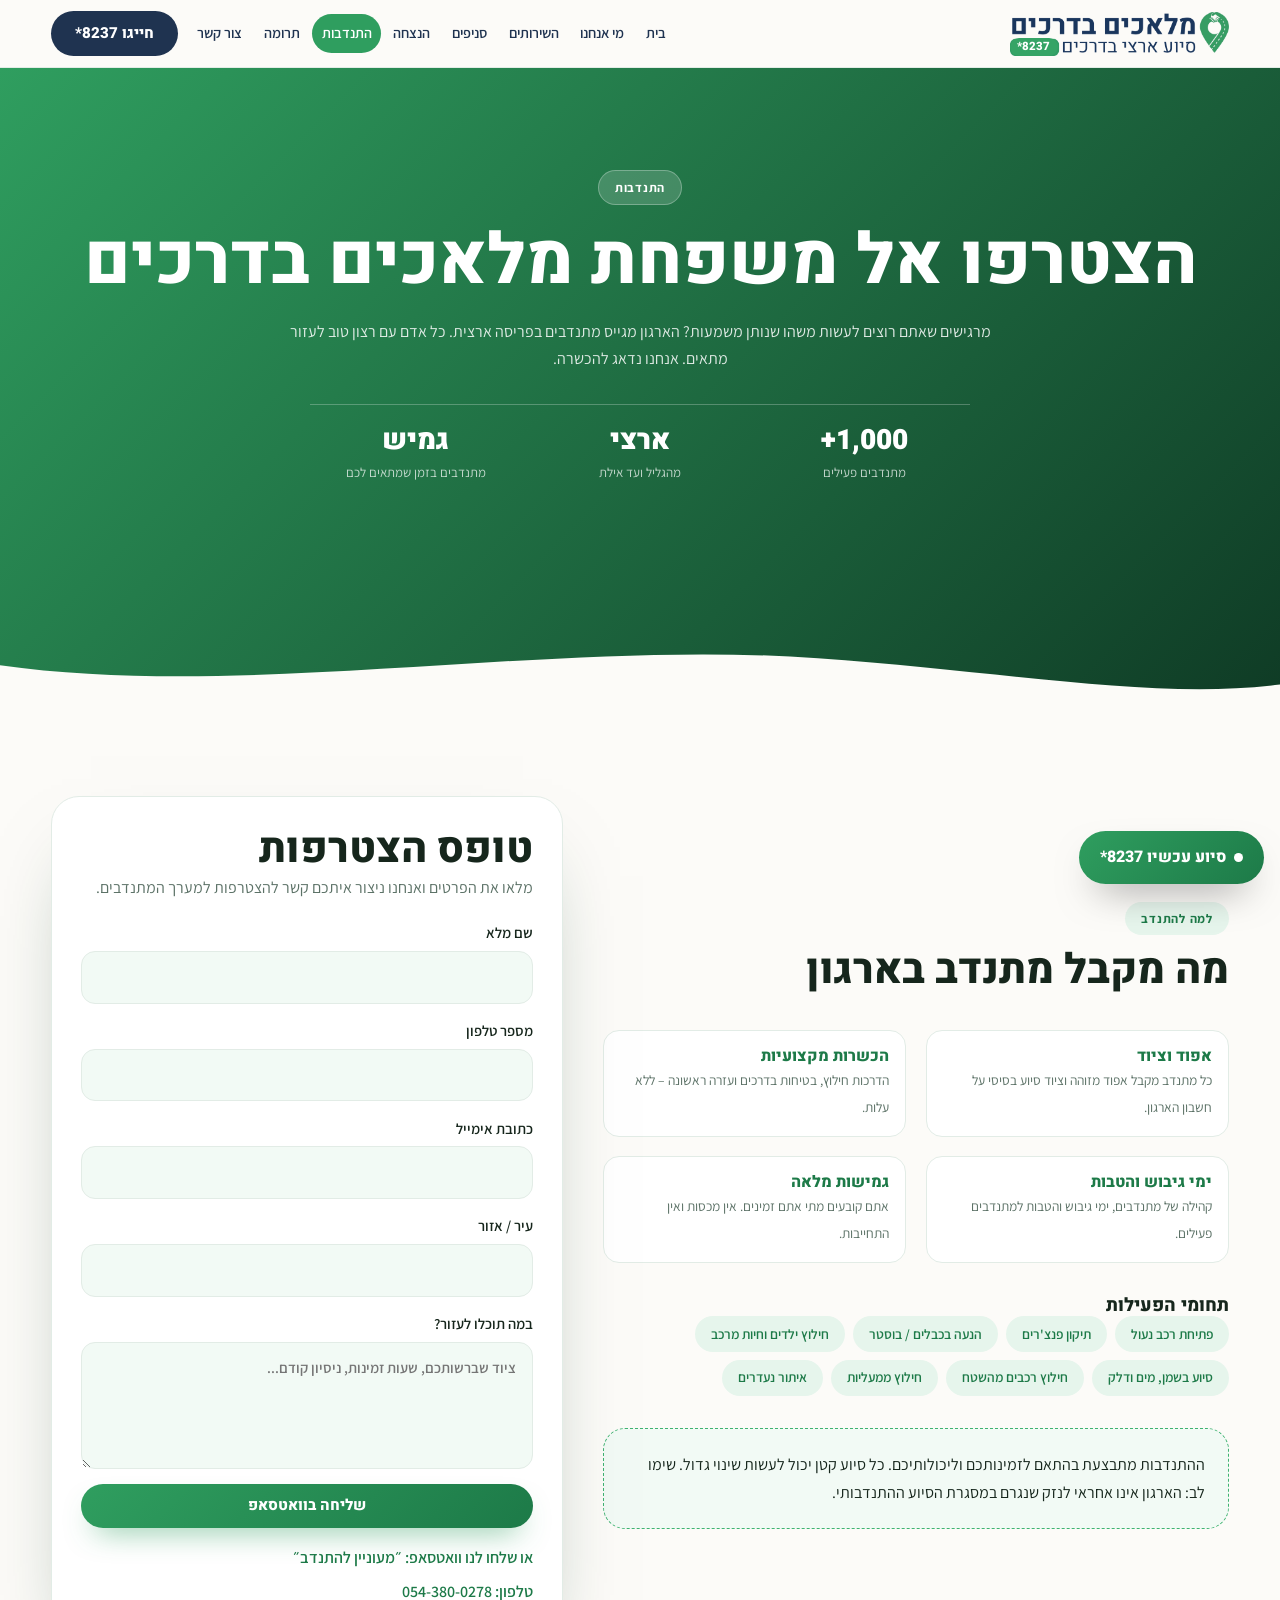
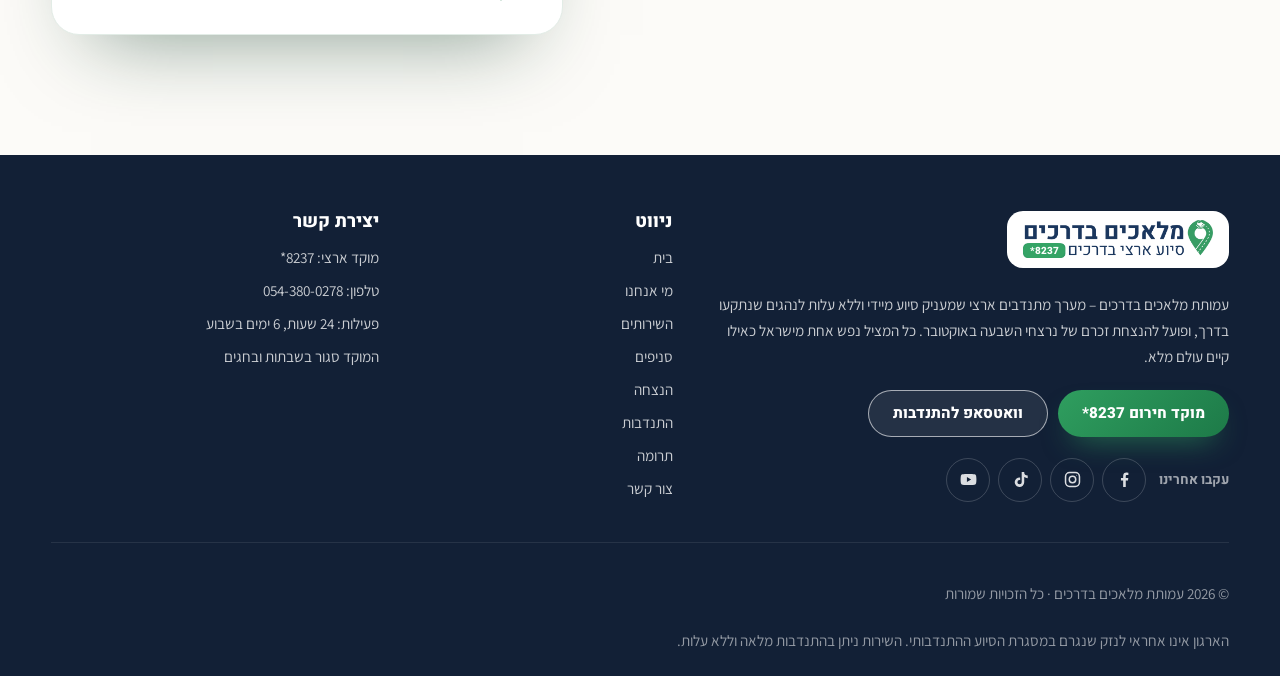
<file: volunteer.html>
<!DOCTYPE html>
<html lang="he" dir="rtl">
<head>
<meta charset="utf-8">
<meta name="viewport" content="width=device-width, initial-scale=1, viewport-fit=cover">
<title>הצטרפות למערך המתנדבים | מלאכים בדרכים</title>
<meta name="description" content="רוצים להתנדב? אפוד, ציוד והכשרות על חשבון הארגון, פריסה ארצית והתנדבות לפי הזמינות שלכם.">
<meta property="og:title" content="הצטרפות למערך המתנדבים | מלאכים בדרכים">
<meta property="og:description" content="רוצים להתנדב? אפוד, ציוד והכשרות על חשבון הארגון, פריסה ארצית והתנדבות לפי הזמינות שלכם.">
<meta property="og:type" content="website">
<meta name="twitter:card" content="summary_large_image">
<meta name="theme-color" content="#2f9e5f">
<link rel="icon" type="image/png" href="assets/favicon.png">
<link rel="preconnect" href="https://fonts.googleapis.com">
<link rel="preconnect" href="https://fonts.gstatic.com" crossorigin>
<link href="https://fonts.googleapis.com/css2?family=Heebo:wght@400;600;700;800;900&family=Assistant:wght@300;400;500;600;700&display=swap" rel="stylesheet">
<link rel="stylesheet" href="css/styles.css?v=20260930-1">
<style>
  .whatsapp-submit {
    display: flex;
    align-items: center;
    justify-content: center;
    gap: 8px;
    cursor: pointer;
  }

  .whatsapp-submit:disabled {
    opacity: .7;
    cursor: wait;
  }

  .form-msg {
    margin-top: 10px;
  }
</style>
</head>
<body>


<header class="site-header" id="siteHeader">
  <div class="container header-inner">
    <a class="brand" href="index.html"><img src="assets/logo.png" alt="מלאכים בדרכים"></a>
    <div class="header-actions">
      <nav class="desktop-nav"><a class="nav-link" href="index.html">בית</a><a class="nav-link" href="about.html">מי אנחנו</a><a class="nav-link" href="services.html">השירותים</a><a class="nav-link" href="branches.html">סניפים</a><a class="nav-link" href="memorial.html">הנצחה</a><a class="nav-link is-active" href="volunteer.html">התנדבות</a><a class="nav-link" href="donate.html">תרומה</a><a class="nav-link" href="contact.html">צור קשר</a></nav>
      <a class="btn btn-navy" href="tel:*8237">חייגו *8237</a>
      <button class="burger" id="burger" aria-label="תפריט" aria-expanded="false"><span></span><span></span><span></span></button>
    </div>
  </div>
  <nav class="mobile-nav" id="mobileNav"><a href="index.html">בית</a><a href="about.html">מי אנחנו</a><a href="services.html">השירותים</a><a href="branches.html">סניפים</a><a href="memorial.html">הנצחה</a><a href="volunteer.html">התנדבות</a><a href="donate.html">תרומה</a><a href="contact.html">צור קשר</a><a class="btn btn-primary" href="tel:*8237">בקשת סיוע · *8237</a></nav>
</header>
<main>

<section class="page-hero">
  <div class="container">
    <span class="pill-light">התנדבות</span>
    <h1>הצטרפו אל משפחת מלאכים בדרכים</h1>
    <p>מרגישים שאתם רוצים לעשות משהו שנותן משמעות? הארגון מגייס מתנדבים בפריסה ארצית. כל אדם עם רצון טוב לעזור מתאים. אנחנו נדאג להכשרה.</p>
    <dl class="page-hero-stats" aria-label="נתוני מערך המתנדבים"><div><dt class="counter">1,000+</dt><dd>מתנדבים פעילים</dd></div><div><dt>ארצי</dt><dd>מהגליל ועד אילת</dd></div><div><dt>גמיש</dt><dd>מתנדבים בזמן שמתאים לכם</dd></div></dl>
  </div>
  <svg class="wave" viewBox="0 0 1440 80" preserveAspectRatio="none"><path d="M0 80V30C280 70 620 0 920 22 1140 38 1300 70 1440 52V80Z"/></svg>
</section>
<section class="container split wide-first">
  <div class="reveal">
    <div class="section-head start"><span class="pill">למה להתנדב</span><h2>מה מקבל מתנדב בארגון</h2></div>
    <div class="grid-2"><div class="mini"><strong>אפוד וציוד</strong><span>כל מתנדב מקבל אפוד מזוהה וציוד סיוע בסיסי על חשבון הארגון.</span></div><div class="mini"><strong>הכשרות מקצועיות</strong><span>הדרכות חילוץ, בטיחות בדרכים ועזרה ראשונה – ללא עלות.</span></div><div class="mini"><strong>ימי גיבוש והטבות</strong><span>קהילה של מתנדבים, ימי גיבוש והטבות למתנדבים פעילים.</span></div><div class="mini"><strong>גמישות מלאה</strong><span>אתם קובעים מתי אתם זמינים. אין מכסות ואין התחייבות.</span></div></div>
    <h3 class="gap-top">תחומי הפעילות</h3>
    <ul class="chips"><li>פתיחת רכב נעול</li><li>תיקון פנצ'רים</li><li>הנעה בכבלים / בוסטר</li><li>חילוץ ילדים וחיות מרכב</li><li>סיוע בשמן, מים ודלק</li><li>חילוץ רכבים מהשטח</li><li>חילוץ ממעליות</li><li>איתור נעדרים</li></ul>
    <p class="note gap-top">ההתנדבות מתבצעת בהתאם לזמינותכם וליכולותיכם. כל סיוע קטן יכול לעשות שינוי גדול. שימו לב: הארגון אינו אחראי לנזק שנגרם במסגרת הסיוע ההתנדבותי.</p>
  </div>
<div class="reveal">
  <div class="form-card">
    <h2>טופס הצטרפות</h2>
    <p class="muted">מלאו את הפרטים ואנחנו ניצור איתכם קשר להצטרפות למערך המתנדבים.</p>
    
    <!-- הוספנו id לטופס ולכל אחד מהשדות -->
    <form id="volunteerForm">
      <label>שם מלא<input type="text" id="wa-name" name="name" required></label>
      <label>מספר טלפון<input type="tel" id="wa-phone" name="phone" required></label>
      <label>כתובת אימייל<input type="email" id="wa-email" name="email"></label>
      <label>עיר / אזור<input type="text" id="wa-city" name="city"></label>
      <label>במה תוכלו לעזור?<textarea id="wa-note" name="note" rows="4" placeholder="ציוד שברשותכם, שעות זמינות, ניסיון קודם..."></textarea></label>
      
      <button class="btn btn-primary full whatsapp-submit" type="submit" id="whatsappSubmit">
        שליחה בוואטסאפ
      </button>
      <p class="form-msg" id="formMsg" hidden></p>
    </form>
    
    <div class="form-links">
      <a href="https://wa.me/972543800278">או שלחו לנו וואטסאפ: <q>מעוניין להתנדב</q></a>
      <a href="tel:+972543800278">טלפון: 054-380-0278</a>
    </div>
  </div>
</div>
</section>

</main>

<footer class="site-footer">
  <div class="container footer-grid">
    <div class="footer-about">
      <span class="footer-logo"><img src="assets/logo.png" alt="מלאכים בדרכים"></span>
      <p>עמותת מלאכים בדרכים – מערך מתנדבים ארצי שמעניק סיוע מיידי וללא עלות לנהגים שנתקעו בדרך, ופועל להנצחת זכרם של נרצחי השבעה באוקטובר. כל המציל נפש אחת מישראל כאילו קיים עולם מלא.</p>
      <div class="footer-cta">
        <a class="btn btn-primary" href="tel:*8237">מוקד חירום *8237</a>
        <a class="btn btn-ghost-light" href="https://wa.me/972543800278">וואטסאפ להתנדבות</a>
      </div>
      <div class="footer-social" aria-label="מלאכים בדרכים ברשתות החברתיות"><span>עקבו אחרינו</span><a class="social-btn social-btn-fb" href="https://www.facebook.com/p/%D7%9E%D7%9C%D7%90%D7%9B%D7%99%D7%9D-%D7%91%D7%93%D7%A8%D7%9B%D7%99%D7%9D-%D7%A1%D7%99%D7%95%D7%A2-%D7%91%D7%93%D7%A8%D7%9B%D7%99%D7%9D-61582272336801/" target="_blank" rel="noopener" aria-label="פייסבוק"><svg viewBox="0 0 24 24" aria-hidden="true"><path fill="currentColor" d="M13.6 21.5v-8.2h2.8l.4-3.3h-3.2V7.9c0-.9.3-1.6 1.6-1.6h1.7V3.4a22 22 0 0 0-2.5-.1c-2.5 0-4.1 1.5-4.1 4.3V10H7.5v3.3h2.8v8.2Z"/></svg></a><a class="social-btn social-btn-ig" href="https://www.instagram.com/malachimbadrachim/" target="_blank" rel="noopener" aria-label="אינסטגרם"><svg viewBox="0 0 24 24" aria-hidden="true" fill="none" stroke="currentColor" stroke-width="1.9"><rect x="3.2" y="3.2" width="17.6" height="17.6" rx="5.2"/><circle cx="12" cy="12" r="4.1"/><circle cx="17.3" cy="6.7" r=".6" fill="currentColor" stroke="none"/></svg></a><a class="social-btn social-btn-tt" href="https://www.tiktok.com/@malachimbadrachim" target="_blank" rel="noopener" aria-label="טיקטוק"><svg viewBox="0 0 24 24" aria-hidden="true"><path fill="currentColor" d="M16.7 2.5h-3.2v12.9a2.7 2.7 0 1 1-2.7-2.7c.3 0 .6 0 .8.1V9.5a6 6 0 1 0 5.1 5.9V8.9a7.6 7.6 0 0 0 4.4 1.4V7.1a4.4 4.4 0 0 1-4.4-4.6Z"/></svg></a><a class="social-btn social-btn-yt" href="https://www.youtube.com/@%D7%9E%D7%9C%D7%90%D7%9B%D7%99%D7%9D%D7%91%D7%93%D7%A8%D7%9B%D7%99%D7%9D" target="_blank" rel="noopener" aria-label="יוטיוב"><svg viewBox="0 0 24 24" aria-hidden="true"><path fill="currentColor" fill-rule="evenodd" d="M21.6 7.2a2.5 2.5 0 0 0-1.8-1.8C18.2 5 12 5 12 5s-6.2 0-7.8.4a2.5 2.5 0 0 0-1.8 1.8A26 26 0 0 0 2 12a26 26 0 0 0 .4 4.8 2.5 2.5 0 0 0 1.8 1.8C5.8 19 12 19 12 19s6.2 0 7.8-.4a2.5 2.5 0 0 0 1.8-1.8A26 26 0 0 0 22 12a26 26 0 0 0-.4-4.8ZM10 15.1V8.9l5.3 3.1Z"/></svg></a></div>
    </div>
    <div><h3>ניווט</h3><ul class="footer-links"><li><a href="index.html">בית</a></li><li><a href="about.html">מי אנחנו</a></li><li><a href="services.html">השירותים</a></li><li><a href="branches.html">סניפים</a></li><li><a href="memorial.html">הנצחה</a></li><li><a href="volunteer.html">התנדבות</a></li><li><a href="donate.html">תרומה</a></li><li><a href="contact.html">צור קשר</a></li></ul></div>
    <div><h3>יצירת קשר</h3><ul class="footer-links">
      <li>מוקד ארצי: <a href="tel:*8237">*8237</a></li>
      <li>טלפון: <a href="tel:+972543800278">054-380-0278</a></li>
      <li>פעילות: 24 שעות, 6 ימים בשבוע</li>
      <li>המוקד סגור בשבתות ובחגים</li></ul></div>
  </div>
  <div class="footer-bottom container">
    <p>© 2026 עמותת מלאכים בדרכים · כל הזכויות שמורות</p>
    <p>הארגון אינו אחראי לנזק שנגרם במסגרת הסיוע ההתנדבותי. השירות ניתן בהתנדבות מלאה וללא עלות.</p>
  </div>
</footer>
<nav class="app-nav" id="appNav" aria-label="ניווט מהיר">
  <a href="index.html" class="app-nav-item" data-page="index"><svg viewBox="0 0 24 24" fill="none" stroke="currentColor" stroke-width="1.8" stroke-linecap="round" stroke-linejoin="round"><path d="M4 11.5 12 4l8 7.5"/><path d="M6 10v9a1 1 0 0 0 1 1h4v-6h2v6h4a1 1 0 0 0 1-1v-9"/></svg><span>בית</span></a>
  <a href="services.html" class="app-nav-item" data-page="services"><svg viewBox="0 0 24 24" fill="none" stroke="currentColor" stroke-width="1.8" stroke-linecap="round" stroke-linejoin="round"><path d="M14.7 6.3a3.5 3.5 0 0 0-4.8 4.1L4 16.3V20h3.7l5.9-5.9a3.5 3.5 0 0 0 4.1-4.8l-2.6 2.6-1.9-1.9 2.5-2.7Z"/></svg><span>שירותים</span></a>
  <a href="tel:*8237" class="app-nav-item app-nav-call"><span class="app-nav-call-circle"><svg viewBox="0 0 24 24" fill="none" stroke="currentColor" stroke-width="1.8" stroke-linecap="round" stroke-linejoin="round"><path d="M5.5 4h3l1.4 4.2-2 1.6a12 12 0 0 0 6.3 6.3l1.6-2 4.2 1.4v3a1.5 1.5 0 0 1-1.6 1.5A16.5 16.5 0 0 1 4 5.6 1.5 1.5 0 0 1 5.5 4Z"/></svg></span><span>מוקד</span></a>
  <a href="volunteer.html" class="app-nav-item" data-page="volunteer"><svg viewBox="0 0 24 24" fill="none" stroke="currentColor" stroke-width="1.8" stroke-linecap="round" stroke-linejoin="round"><path d="M12 20s-7-4.6-9-9.3C1.6 6.9 4 4 7 4c2 0 3.5 1.2 5 3 1.5-1.8 3-3 5-3 3 0 5.4 2.9 4 6.7C19 15.4 12 20 12 20Z"/></svg><span>התנדבות</span></a>
  <button type="button" class="app-nav-item" id="navMore"><svg viewBox="0 0 24 24" fill="none" stroke="currentColor" stroke-width="1.8" stroke-linecap="round" stroke-linejoin="round"><path d="M4 6h16M4 12h16M4 18h16"/></svg><span>עוד</span></button>
</nav>
<a class="floating-call" href="tel:*8237"><span class="pulse"></span>סיוע עכשיו *8237</a>
<script src="js/branches.js"></script>
<script src="js/news.js"></script>
<script src="js/main.js?v=20260930-1"></script>

<script>
document.addEventListener('DOMContentLoaded', function() {
  var form = document.getElementById('volunteerForm');
  var msg = document.getElementById('formMsg');
  var button = document.getElementById('whatsappSubmit');

  if (!form) return;

  var whatsappNumber = '972543800278';

  form.addEventListener('submit', function (ev) {
    ev.preventDefault(); // מונע שליחה רגילה

    var name = document.getElementById('wa-name').value.trim();
    var phone = document.getElementById('wa-phone').value.trim();
    var email = document.getElementById('wa-email').value.trim();
    var city = document.getElementById('wa-city').value.trim();
    var note = document.getElementById('wa-note').value.trim();

    // בניית ההודעה
    var message = "שלום, השארתי פרטים דרך האתר.\n\n" +
                  "שם מלא: " + name + "\n" +
                  "מספר טלפון: " + phone + "\n" +
                  "כתובת אימייל: " + email + "\n" +
                  "עיר / אזור: " + city + "\n" +
                  "במה תוכלו לעזור?: " + note;

    var whatsappUrl = "https://wa.me/" + whatsappNumber + "?text=" + encodeURIComponent(message);

    // עדכון הודעת הצלחה למשתמש
    if (msg) {
      msg.hidden = false;
      msg.textContent = 'הקישור לוואטסאפ נוצר, פותח חלון חדש...';
    }

    // פתיחת הקישור
    window.open(whatsappUrl, '_blank');
  });
});
</script>

</body>
</html>
</file>
<file: css/styles.css>
:root{
  --green-900:#0f3b25; --green-700:#1d7a48; --green-600:#2f9e5f; --green-500:#3fb371;
  --green-100:#e6f5ec; --green-50:#f2faf5;
  --navy:#1f3350; --navy-900:#122036; --gold:#e0b13c;
  --ink:#16261c; --muted:#5c7267; --line:#e2ece6; --white:#fff; --cream:#fcfbf8;
  --radius:22px; --shadow:0 18px 40px -22px rgba(15,59,37,.35);
  --shadow-lg:0 40px 80px -40px rgba(15,59,37,.5);
  --ease-out:cubic-bezier(.23,1,.32,1); --ease-in-out:cubic-bezier(.77,0,.175,1);
}
*{box-sizing:border-box;margin:0;padding:0}
html{scroll-behavior:smooth}
body{font-family:"Assistant",system-ui,sans-serif;background:var(--cream);color:var(--ink);line-height:1.7;overflow-x:hidden}
h1,h2,h3,strong,.btn{font-family:"Heebo","Assistant",sans-serif;font-weight:800;line-height:1.15}
h1{font-size:clamp(2.3rem,5.6vw,4.4rem)}
h2{font-size:clamp(1.6rem,3.4vw,2.6rem)}
h3{font-size:1.15rem}
img{max-width:100%;display:block;height:auto}
a{color:var(--green-700);text-decoration:none}
.container{width:min(1180px,92vw);margin-inline:auto}
section{position:relative}
main>section{padding-block:clamp(3rem,7vw,5.5rem)}
main>section.ticker{padding-block:0}
.muted{color:var(--muted)}
.small{font-size:.85rem}
.center{text-align:center}
.gap-top{margin-top:2rem}
.light{color:#fff}.light-text{color:rgba(255,255,255,.82)}
.gold{color:var(--gold)}
.quote{font-size:1.1rem;font-weight:600}
.big-quote{font-size:clamp(1.1rem,2.4vw,1.6rem);font-weight:700;margin-top:1.4rem}
.quote-accent{position:relative;padding-inline-start:1.45rem}
.quote-accent::before{content:"“";position:absolute;inset-inline-start:0;top:-.25em;font:900 2rem/1 "Heebo",sans-serif;color:currentColor;opacity:.52}
q{quotes:"״" "״"}
q::before{content:open-quote}q::after{content:close-quote}
.prose p{margin-top:1rem;color:var(--muted)}
.narrow{width:min(880px,92vw)}

/* buttons */
.btn{display:inline-flex;align-items:center;justify-content:center;gap:.5rem;padding:.85rem 1.5rem;border-radius:999px;font-size:.95rem;border:0;cursor:pointer;transition:transform .2s var(--ease-out),box-shadow .2s var(--ease-out),background .2s ease}
@media(hover:hover) and (pointer:fine){.btn:hover{transform:translateY(-2px)}}
.btn-primary{background:linear-gradient(135deg,var(--green-600),var(--green-700));color:#fff;box-shadow:0 14px 30px -14px rgba(47,158,95,.8)}
.btn-navy{background:var(--navy);color:#fff}
.btn-white{background:#fff;color:var(--green-700);box-shadow:var(--shadow)}
.btn-outline{border:1.5px solid var(--green-600);color:var(--green-700);background:transparent}
.btn-ghost-light{border:1.5px solid rgba(255,255,255,.6);color:#fff;background:rgba(255,255,255,.08)}
.btn.full{width:100%}
.link{color:var(--green-700);font-weight:700}
.pill{display:inline-block;background:var(--green-100);color:var(--green-700);border-radius:999px;padding:.35rem 1rem;font-size:.78rem;font-weight:700;letter-spacing:.06em}
.pill-light{display:inline-block;background:rgba(255,255,255,.16);color:#fff;border:1px solid rgba(255,255,255,.28);border-radius:999px;padding:.35rem 1rem;font-size:.78rem;font-weight:700;letter-spacing:.06em}

/* header */
.site-header{position:sticky;top:0;z-index:60;backdrop-filter:blur(14px);background:rgba(252,251,248,.86);border-bottom:1px solid var(--line);transition:box-shadow .3s}
.site-header.scrolled{box-shadow:0 10px 30px -20px rgba(0,0,0,.4)}
.header-inner{display:flex;align-items:center;justify-content:space-between;gap:1rem;padding-block:.7rem}
.brand{position:relative;display:inline-block;flex:0 0 auto}
.brand img{height:44px;width:auto}
.brand::after,.intro-logo-wrap::after,.footer-logo::after{
  content:"*8237";direction:ltr;unicode-bidi:bidi-override;position:absolute;display:grid;place-items:center;
  background:#35a466;color:#fff;border-radius:999px;font-family:"Heebo",Arial,sans-serif;font-weight:800;line-height:1;
}
.brand::after{left:0;bottom:0;width:22.2%;height:39.5%;font-size:11.5px}
.header-actions{display:flex;align-items:center;gap:.6rem}
.desktop-nav{display:none;gap:.2rem}
.nav-link{padding:.5rem .8rem;border-radius:999px;color:var(--navy);font-weight:600;font-size:.95rem}
.nav-link:hover{background:var(--green-100)}
.nav-link.is-active{background:var(--green-600);color:#fff}
.burger{width:44px;height:44px;border-radius:14px;background:var(--green-100);display:grid;place-content:center;gap:4px}
.burger span{display:block;width:20px;height:2px;background:var(--green-700);border-radius:2px}
.mobile-nav{display:none;flex-direction:column;gap:.4rem;padding:1rem 4vw 1.4rem;border-top:1px solid var(--line)}
.mobile-nav.open{display:flex}
.mobile-nav a{padding:.6rem .8rem;border-radius:14px;color:var(--navy);font-weight:600}
.mobile-nav a:hover{background:var(--green-100)}
@media(min-width:1024px){.desktop-nav{display:flex}.burger{display:none}}

/* hero */
.hero {
  background: radial-gradient(120% 120% at 80% 0%, var(--green-500), var(--green-700) 55%, var(--green-900));
  color: #fff;
  padding-top: clamp(3rem, 6vw, 5rem);
  padding-bottom: clamp(6.5rem, 9vw, 8rem);
  min-height: min(820px, calc(100dvh - 68px));
  display: flex;
  align-items: center;
}
.hero-grid{display:grid;gap:2.5rem;align-items:center}
.hero-copy h1{margin:1rem 0;font-size:clamp(2.65rem,5.2vw,4.25rem);letter-spacing:-.025em;text-wrap:balance}
.hero-copy p{color:rgba(255,255,255,.85);max-width:34rem}
.hero-actions{display:flex;flex-wrap:wrap;gap:.7rem;margin-top:1.8rem}
.road-strip{position:relative;width:min(240px,68vw);height:26px;margin-top:1rem;overflow:hidden}
.road-strip::before{content:"";position:absolute;top:50%;left:0;right:0;height:2px;background:repeating-linear-gradient(90deg,rgba(255,255,255,.45) 0 10px,transparent 10px 18px);transform:translateY(-50%)}
.road-strip-car{position:absolute;top:50%;left:0;animation:roadDrive 3.2s linear infinite;will-change:transform}
@keyframes roadDrive{from{transform:translate3d(-26px,-50%,0)}to{transform:translate3d(242px,-50%,0)}}
.hero-stats{display:grid;grid-template-columns:repeat(3,minmax(0,1fr));gap:1rem;margin-top:2.2rem;padding-top:1.5rem;border-top:1px solid rgba(255,255,255,.25)}
.hero-stats dt{font-family:"Heebo";font-size:1.7rem;font-weight:900}
.hero-stats dd{color:rgba(255,255,255,.75);font-size:.85rem}
.hero-art{position:relative;isolation:isolate}
.hero-art::before{content:"";position:absolute;inset:12% 8%;z-index:-1;border-radius:50%;background:radial-gradient(circle,rgba(255,255,255,.22),transparent 68%);filter:blur(18px)}
.hero-art img{width:100%;filter:drop-shadow(0 40px 50px rgba(0,0,0,.25));animation:float 7s var(--ease-in-out) infinite}
@media(min-width:900px){.hero-grid{grid-template-columns:1fr 1.05fr}.hero-art{order:-1}}
.wave{position:absolute;bottom:-1px;left:0;width:100%;height:70px;fill:var(--cream)}

/* cards */
.card{background:#fff;border:1px solid var(--line);border-radius:var(--radius);padding:1.6rem;box-shadow:var(--shadow)}
.card h3{margin-bottom:.5rem}
.card .pill,.card .pill-light{margin-bottom:.9rem}
.card .btn{margin-top:1rem}
.card.soft{background:var(--green-50)}
.float-cards{display:grid;gap:1.2rem;margin-top:-4.5rem;position:relative;z-index:5}
@media(min-width:900px){.float-cards{grid-template-columns:repeat(3,1fr)}}
.tilt{transition:transform .35s ease,box-shadow .35s ease;transform-style:preserve-3d}
.tilt:hover{box-shadow:var(--shadow-lg)}
.card-row{display:flex;gap:1rem;align-items:center}
.jar{width:88px}
.jar-big{width:min(260px,60%);margin-inline:auto}
.float{animation:float 6s ease-in-out infinite}
@keyframes float{0%,100%{transform:translateY(0)}50%{transform:translateY(-12px)}}
.progress{background:var(--green-100);border-radius:999px;height:10px;overflow:hidden;margin-top:1rem}
.progress.big{height:16px}
.progress>span{display:block;height:100%;background:linear-gradient(90deg,var(--green-500),var(--green-700));border-radius:999px}
.dot-list{list-style:none;display:grid;gap:.5rem}
.dot-list li{position:relative;padding-inline-start:1.1rem;color:var(--muted)}
.dot-list li::before{content:"";position:absolute;inset-inline-start:0;top:.7rem;width:7px;height:7px;border-radius:50%;background:var(--green-600)}
.icon{display:inline-flex;align-items:center;justify-content:center;width:54px;height:54px;border-radius:16px;background:var(--green-100);color:var(--green-700);margin-bottom:.9rem}
.icon svg{width:27px;height:27px}
.card.tilt:hover .icon{background:var(--green-600);color:#fff;transition:background .3s,color .3s}
.step,.year{display:inline-grid;place-content:center;min-width:44px;height:44px;padding-inline:.6rem;border-radius:14px;background:var(--green-100);color:var(--green-700);font-family:"Heebo";font-weight:900;margin-bottom:.7rem}

.section-head{max-width:44rem;margin-inline:auto;text-align:center;margin-bottom:2.2rem}
.section-head.start{margin-inline:0;text-align:start}
.section-head h2{margin:.8rem 0}
.section-head p{color:var(--muted)}
.band{background:var(--white);border-block:1px solid var(--line)}
.band.overflow{overflow:hidden}
.grid-2,.grid-3,.grid-4{display:grid;gap:1.2rem}
@media(min-width:700px){.grid-2,.grid-3,.grid-4{grid-template-columns:repeat(2,1fr)}}
@media(min-width:1000px){.grid-3{grid-template-columns:repeat(3,1fr)}.grid-4{grid-template-columns:repeat(4,1fr)}}
.split{display:grid;gap:2.5rem;align-items:center}
@media(min-width:900px){.split{grid-template-columns:1fr 1fr}.split.wide-first{grid-template-columns:1.1fr .9fr}}
.mini-grid{display:grid;gap:.9rem;grid-template-columns:repeat(2,1fr);margin-block:1.5rem}
.mini{background:#fff;border:1px solid var(--line);border-radius:16px;padding:1rem}
.mini strong{display:block;color:var(--green-700)}
.mini span{font-size:.85rem;color:var(--muted)}
.art-box{position:relative}
.art-box img{border-radius:28px;background:var(--green-50)}
.badge-float{position:absolute;bottom:-14px;inset-inline-start:8%;background:#fff;border-radius:18px;padding:.9rem 1.2rem;box-shadow:var(--shadow)}
.badge-float strong{display:block;font-size:1.4rem;color:var(--green-700)}
.badge-float span{font-size:.78rem;color:var(--muted)}
.rounded{border-radius:26px}
.field-photo{border-radius:var(--radius);overflow:hidden;box-shadow:var(--shadow);background:#fff}
.field-photo img{width:100%;height:220px;object-fit:cover}
.field-photo figcaption{padding:.8rem 1rem;font-weight:700;color:var(--navy);font-size:.9rem}
.shadow{box-shadow:var(--shadow-lg)}
.stat{background:#fff;border:1px solid var(--line);border-radius:var(--radius);padding:1.4rem;text-align:center}
.stat.soft{background:var(--green-50)}
.stat strong{display:block;font-size:1.9rem;color:var(--green-700)}
.stat span{font-size:.85rem;color:var(--muted)}
.chips{list-style:none;display:flex;flex-wrap:wrap;gap:.5rem}
.chips li{background:var(--green-100);color:var(--green-700);border-radius:999px;padding:.4rem 1rem;font-size:.85rem;font-weight:600}
.two-col{list-style:none;display:grid;gap:.5rem;color:var(--muted)}
@media(min-width:700px){.two-col{grid-template-columns:1fr 1fr}}
.note{background:var(--green-50);border:1px dashed var(--green-500);border-radius:var(--radius);padding:1.4rem}
.note strong{display:block;margin-bottom:.4rem;color:var(--green-700)}
.note .btn{margin-top:1rem}
.case h3{color:var(--green-700)}
.bars{list-style:none;display:grid;gap:1rem;margin-top:1rem}
.bar-top{display:flex;justify-content:space-between;font-size:.9rem;font-weight:600}
.big-link{display:block;font-family:"Heebo";font-size:2rem;font-weight:900;margin-block:.4rem;color:#fff}
.big-link.dark{color:var(--navy)}
.contact-primary{background:linear-gradient(140deg,var(--green-600),var(--green-900));color:#fff;border:0}
.contact-primary p{color:rgba(255,255,255,.8)}

/* ticker */
.ticker{background:var(--green-100);border-block:1px solid var(--line);overflow:hidden;padding-block:.7rem;direction:ltr}
.ticker-track{display:flex;gap:0;width:max-content;animation:tickerMove 34s linear infinite;color:var(--green-700);font-weight:600;white-space:nowrap;will-change:transform}
.ticker-group{display:flex;flex:none;gap:2.5rem;padding-inline-end:2.5rem}
.ticker-group span{direction:rtl;display:inline-flex;align-items:center;gap:.75rem}
.ticker-group span::before{content:"";width:.42rem;height:.42rem;border-radius:50%;background:var(--green-500);flex:0 0 auto}
.stories-band{overflow:hidden}
.testimonial-rail{display:flex;gap:1.2rem;overflow-x:auto;padding-bottom:1rem;scroll-snap-type:x mandatory;scrollbar-width:thin;scrollbar-color:var(--green-500) transparent}
.testimonial-rail::-webkit-scrollbar{height:7px}
.testimonial-rail::-webkit-scrollbar-thumb{background:var(--green-500);border-radius:999px}
.story-card{flex:0 0 min(340px,82vw);padding:0;overflow:hidden;scroll-snap-align:start}
.story-card>img{width:100%;aspect-ratio:16/9;object-fit:cover;background:var(--green-50)}
.story-card .quote-card{padding:1.25rem 1.35rem 1.4rem}
.quote-card{direction:rtl}
.quote-card p{font-weight:600;position:relative;padding-inline-start:1rem}
.quote-card p::before{content:"“";position:absolute;inset-inline-start:0;top:-.15em;color:var(--green-600);font:900 1.45rem/1 "Heebo",sans-serif}
.quote-card footer{margin-top:.7rem;color:var(--muted);font-size:.88rem}
@keyframes tickerMove{from{transform:translate3d(0,0,0)}to{transform:translate3d(-50%,0,0)}}

/* faq */
.faq{display:grid;gap:.8rem}
.faq-item{background:#fff;border:1px solid var(--line);border-radius:18px;overflow:hidden}
.faq-q{width:100%;display:flex;justify-content:space-between;gap:1rem;background:none;border:0;padding:1.1rem 1.3rem;font-family:"Heebo";font-weight:700;font-size:1.02rem;text-align:start;cursor:pointer;color:var(--navy)}
.faq-q span{color:var(--green-600);font-size:1.3rem;line-height:1}
.faq-a{max-height:0;overflow:hidden;transition:max-height .35s ease}
.faq-a p{padding:0 1.3rem 1.2rem;color:var(--muted)}
.faq-item.open .faq-a{max-height:340px}
.faq-item.open .faq-q span{transform:rotate(45deg)}

/* cta / memorial */
.cta-band{background:linear-gradient(135deg,var(--navy),var(--navy-900));color:#fff;border-radius:32px;padding:clamp(2rem,5vw,3.4rem);text-align:center}
.cta-band p{color:rgba(255,255,255,.78);max-width:44rem;margin:.9rem auto 0}
.cta-actions{display:flex;flex-wrap:wrap;gap:.7rem;justify-content:center;margin-top:1.6rem}
.memorial-band{background:linear-gradient(160deg,var(--navy),#0b1523);color:#fff;position:relative;overflow:hidden}
.memorial-glow{position:absolute;top:-25%;inset-inline-end:-8%;width:55%;height:150%;background:radial-gradient(circle,rgba(224,177,60,.16),transparent 70%);pointer-events:none}

/* digital candle */
.candle-card{background:linear-gradient(165deg,#132238,#0a1220);border-radius:32px;padding:clamp(2rem,5vw,3.2rem);text-align:center;color:#fff;box-shadow:var(--shadow-lg)}
.candle-card .section-head h2{color:#fff}
.candle-card .section-head p{color:rgba(255,255,255,.68)}
.candle-stage{display:flex;justify-content:center;margin-block:1.2rem}
.candle-svg{width:min(150px,40vw);height:auto;overflow:visible}
.candle-body{fill:#f4ead9}
.candle-drip{fill:#efe0c4}
.candle-wick{fill:#3a2c1d}
.candle-glow{opacity:0;transition:opacity .7s ease}
.flame-group{opacity:0;transform-origin:60px 62px;transform:scale(.35);transition:opacity .5s ease,transform .5s cubic-bezier(.34,1.56,.64,1)}
.flame-outer{fill:#ffb648}
.flame-inner{fill:#fff2c2}
.candle-svg.lit .flame-group{opacity:1;transform:scale(1);animation:flicker 2.6s ease-in-out infinite}
.candle-svg.lit .candle-glow{opacity:1}
@keyframes flicker{0%,100%{transform:scale(1) rotate(0deg)}25%{transform:scale(1.05,.96) rotate(-2deg)}50%{transform:scale(.97,1.04) rotate(1deg)}75%{transform:scale(1.03,.98) rotate(2deg)}}
.candle-form{display:flex;gap:.6rem;max-width:380px;margin-inline:auto;margin-top:1.3rem;flex-wrap:wrap;align-items:end}
.candle-form label{flex:1 1 200px;text-align:start;font-size:.85rem;color:rgba(255,255,255,.75);font-weight:600}
.candle-form input{width:100%}
.candle-form .btn{flex:1 1 140px}
.candle-msg{margin-top:1.1rem;color:var(--gold);font-weight:700}
.candle-note{margin-top:.6rem;color:rgba(255,255,255,.5);font-size:.8rem}
.memorial-hero{position:relative;color:#fff;padding:clamp(4.8rem,10vw,7.5rem) 0 clamp(7.2rem,12vw,9.5rem);min-height:clamp(560px,72dvh,780px);display:grid;align-items:center;text-align:center;overflow:hidden;background:#0b1523}
.memorial-hero .container{position:relative;z-index:2;width:min(880px,92vw)}
.memorial-hero h1{margin:.45rem 0 1rem;font-size:clamp(2.6rem,6vw,5rem);text-wrap:balance}
.memorial-kicker{display:block;color:var(--gold);font:900 clamp(1.15rem,2.2vw,1.55rem)/1 "Heebo",sans-serif;letter-spacing:.04em}
.memorial-bg{position:absolute;inset:-8% 0}
.memorial-bg img{width:100%;height:100%;object-fit:cover;object-position:center;opacity:.68}
.memorial-hero::after{content:"";position:absolute;inset:0;background:linear-gradient(180deg,rgba(11,21,35,.5),rgba(11,21,35,.86) 72%,#0b1523 100%)}
.memorial-date-mark{position:absolute;top:50%;inset-inline-end:3%;transform:translateY(-50%);font-family:"Heebo",sans-serif;font-weight:900;font-size:clamp(4.5rem,15vw,12rem);color:var(--green-500);opacity:.18;letter-spacing:.02em;pointer-events:none;z-index:1;line-height:1}
.memorial-wave{height:clamp(58px,7vw,92px)}
.memorial-feature-image{width:100%;aspect-ratio:16/10;object-fit:cover;object-position:center}

.page-hero {
  background: linear-gradient(135deg, var(--green-600), var(--green-900));
  color: #fff;
  text-align: center;
  padding-top: clamp(3rem, 7vw, 5rem);
  padding-bottom: clamp(10rem, 18vw, 14rem); /* הריווח התחתון שדוחף את הגל */
  min-height: 60vh; /* הגובה המינימלי */
  display: flex;
  align-items: center; /* מרכוז התוכן פנימה */
}
.page-hero h1{margin:1rem 0}
.page-hero p{color:rgba(255,255,255,.85);max-width:46rem;margin-inline:auto}
.page-hero .container{position:relative;z-index:2}
.page-hero-stats{display:grid;grid-template-columns:repeat(3,minmax(0,1fr));gap:.8rem;max-width:660px;margin:2rem auto 0;padding-top:1.25rem;border-top:1px solid rgba(255,255,255,.25)}
.page-hero-stats dt{font:900 clamp(1.25rem,3vw,1.75rem)/1.15 "Heebo",sans-serif;color:#fff}
.page-hero-stats dd{margin-top:.3rem;color:rgba(255,255,255,.72);font-size:.82rem}

/* forms */
.form-card{background:#fff;border:1px solid var(--line);border-radius:28px;padding:1.8rem;box-shadow:var(--shadow-lg)}
.form-card form{display:grid;gap:.9rem;margin-top:1.2rem}
label{display:grid;gap:.35rem;font-weight:600;font-size:.92rem}
input,textarea{font:inherit;padding:.8rem 1rem;border:1px solid var(--line);border-radius:14px;background:var(--green-50)}
input:focus,textarea:focus{outline:2px solid var(--green-500);background:#fff}
.form-msg{color:var(--green-700);font-weight:700}
.form-links{display:grid;gap:.4rem;margin-top:1rem;font-weight:600}

/* footer */
.site-footer{background:var(--navy-900);color:rgba(255,255,255,.78);padding-top:3.5rem;margin-top:2rem}
.footer-grid{display:grid;gap:2rem}
@media(min-width:900px){.footer-grid{grid-template-columns:1.6fr .8fr 1fr}}
.footer-logo{display:inline-block;position:relative;background:#fff;border-radius:16px;padding:.6rem 1rem}
.footer-logo img{height:38px;width:auto}
.footer-logo::after{left:1rem;bottom:.6rem;width:42px;height:15px;font-size:10px}
.site-footer p{margin-top:1rem;font-size:.95rem}
.site-footer h3{color:#fff;margin-bottom:.8rem}
.footer-links{list-style:none;display:grid;gap:.45rem;font-size:.95rem}
.footer-links a{color:rgba(255,255,255,.78)}
.footer-links a:hover{color:#fff}
.footer-cta{display:flex;flex-wrap:wrap;gap:.6rem;margin-top:1.3rem}
.footer-bottom{border-top:1px solid rgba(255,255,255,.12);margin-top:2.5rem;padding-block:1.4rem;display:grid;gap:.3rem;font-size:.82rem;opacity:.7}

.floating-call{position:fixed;inset-block-end:1rem;inset-inline-start:1rem;z-index:70;display:inline-flex;align-items:center;gap:.5rem;background:linear-gradient(135deg,var(--green-600),var(--green-700));color:#fff;font-weight:800;font-family:"Heebo";padding:.8rem 1.3rem;border-radius:999px;box-shadow:0 18px 40px -18px rgba(0,0,0,.6)}
.floating-call .pulse{width:9px;height:9px;border-radius:50%;background:#fff;animation:pulse 1.6s infinite}
@keyframes pulse{0%,100%{opacity:1}50%{opacity:.25}}

/* app-like mobile bottom navigation */
.app-nav{display:none;position:fixed;inset-inline:0;bottom:0;z-index:90;background:rgba(252,251,248,.94);backdrop-filter:blur(16px);-webkit-backdrop-filter:blur(16px);border-top:1px solid var(--line);align-items:flex-end;justify-content:space-between;padding:.3rem .2rem calc(.3rem + env(safe-area-inset-bottom));box-shadow:0 -14px 34px -22px rgba(0,0,0,.4)}
.app-nav-item{flex:1;display:flex;flex-direction:column;align-items:center;gap:.22rem;padding:.4rem .1rem;border:0;background:none;color:var(--muted);font-size:.64rem;font-weight:700;font-family:"Assistant",sans-serif;-webkit-tap-highlight-color:transparent;transition:transform .15s ease,color .2s ease}
.app-nav-item svg{width:22px;height:22px}
.app-nav-item.is-active{color:var(--green-700)}
.app-nav-item:active{transform:scale(.9)}
.app-nav-call{color:var(--green-700);margin-top:-24px}
.app-nav-call-circle{width:52px;height:52px;border-radius:50%;background:linear-gradient(135deg,var(--green-500),var(--green-700));display:grid;place-content:center;color:#fff;box-shadow:0 14px 26px -8px rgba(47,158,95,.75);border:4px solid var(--cream)}
.app-nav-call-circle svg{width:21px;height:21px}
@media(max-width:1023px){
  .app-nav{display:flex}
  .floating-call{display:none}
  .site-footer{padding-bottom:calc(4.7rem + env(safe-area-inset-bottom))}
  .header-inner{gap:.5rem}
  .brand img{height:38px}
  .brand::after{font-size:10px}
  .header-actions{gap:.35rem}
  .header-actions>.btn{padding:.72rem 1rem;font-size:.84rem}
  .burger{width:40px;height:40px}
  a,button,.btn,.nav-link,.faq-q{-webkit-tap-highlight-color:transparent}
  .btn:active,.card.tilt:active{transform:scale(.97)}
}

/* page transitions */
body{transition:opacity .24s ease}
body.page-leaving{opacity:0}
@media(prefers-reduced-motion:reduce){body{transition:none}}

/* reveal */
.reveal{opacity:0;transform:translateY(28px);transition:opacity .7s ease,transform .7s cubic-bezier(.22,1,.36,1)}
.reveal.in{opacity:1;transform:none}
@media(prefers-reduced-motion:reduce){*{animation:none!important;transition:none!important}.reveal{opacity:1;transform:none}}

/* preloader */
.preloader{position:fixed;inset:0;z-index:200;background:var(--cream);display:grid;place-items:center;overflow:hidden}
.preloader.done{pointer-events:none}
.preloader .curtain{position:absolute;inset-inline:0;height:50%;background:var(--cream);transition:transform 1s cubic-bezier(.76,0,.24,1)}
.curtain-top{top:0}.curtain-bottom{bottom:0}
.preloader.done .curtain-top{transform:translateY(-100%)}
.preloader.done .curtain-bottom{transform:translateY(100%)}
.preloader.done .preloader-inner{opacity:0;transition:opacity .4s}
.preloader-inner{position:relative;z-index:2;text-align:center;width:min(520px,86vw)}
.road-wrap{position:relative;height:90px;margin-bottom:.6rem}
.road{position:absolute;bottom:0;inset-inline:0;height:8px;border-radius:999px;background:var(--navy)}
.road-dashes{position:absolute;bottom:3px;inset-inline:6%;height:2px;background:repeating-linear-gradient(90deg,#fff 0 18px,transparent 18px 34px)}
.intro-car{position:absolute;bottom:8px;width:86px;animation:drive 2.1s cubic-bezier(.4,0,.5,1) forwards}
@keyframes drive{0%{transform:translateX(-160%) scale(.9)}100%{transform:translateX(160%) scale(1)}}
.intro-logo-wrap{position:relative;display:block;width:min(320px,72vw);margin-inline:auto;opacity:0;animation:logoIn .9s .7s forwards}
.intro-logo{width:100%}
.intro-logo-wrap::after{left:0;bottom:0;width:22.2%;height:39.5%;font-size:16px}
.intro-tag{margin-top:.6rem;color:var(--green-700);font-weight:700;letter-spacing:.14em;opacity:0;animation:logoIn .8s 1.3s forwards}
@keyframes logoIn{from{opacity:0;transform:translateY(14px) scale(.96)}to{opacity:1;transform:none}}
body.loading{overflow:hidden}

/* =========================================================
   2026 update – hero balance, numbered stats, coverage map,
   branches, weekly news, 7.10 memorial block
   ========================================================= */

/* 1. breathing room between the white sticky header and the first hero pill */
.hero-copy > .pill-light{margin-top:0}
.page-hero .pill-light{margin-top:clamp(.6rem,3vw,1.4rem)}

/* 2. hero actions – two clear options only (call / donate) */
.hero-actions.duo{gap:.8rem}
.hero-actions.duo .btn{min-width:12.5rem}

/* 3. numbered hero statistics */
.hero-stats{counter-reset:hstat}
.hero-stats>div{counter-increment:hstat;position:relative;padding-inline-start:2.9rem}
.hero-stats>div::before{
  content:counter(hstat,decimal-leading-zero);
  position:absolute;inset-inline-start:0;top:.2rem;
  width:2.1rem;height:2.1rem;display:grid;place-content:center;
  font-family:"Heebo",sans-serif;font-weight:900;font-size:.78rem;
  color:rgba(255,255,255,.75);border:1px solid rgba(255,255,255,.35);border-radius:999px;
}
.stat-grid{counter-reset:sstat}
.stat-grid .stat{counter-increment:sstat;position:relative}
.stat-grid .stat::before{
  content:counter(sstat,decimal-leading-zero);
  position:absolute;top:.9rem;inset-inline-start:1rem;
  font-family:"Heebo",sans-serif;font-weight:900;font-size:.75rem;
  color:var(--green-600);opacity:.55;letter-spacing:.08em;
}

/* 5+6. coverage map + branches + donation call-out */
.reach{background:linear-gradient(165deg,var(--green-900),var(--green-700) 70%,var(--green-600));color:#fff;overflow:hidden}
.reach .section-head h2,.reach h3{color:#fff}
.reach-grid{display:grid;gap:2rem;align-items:start}
@media(min-width:960px){.reach-grid{grid-template-columns:minmax(0,.9fr) minmax(0,1.1fr)}}
.map-stage{
  position:relative;display:grid;place-items:center;
  background:rgba(255,255,255,.07);border:1px solid rgba(255,255,255,.18);
  border-radius:30px;padding:clamp(1.2rem,4vw,2.4rem);
  overflow:visible; /* the map is never clipped */
}
.map-canvas{position:relative;height:clamp(300px,50vh,480px);aspect-ratio:300/620;margin-inline:auto}
.map-svg{display:block;width:100%;height:100%}
.map-land{fill:rgba(255,255,255,.16);stroke:rgba(255,255,255,.55);stroke-width:4;stroke-linejoin:round}
.map-pin{
  position:absolute;transform:translate(-50%,-50%);
  width:19px;height:19px;padding:0;border:0;background:none;cursor:pointer;
  -webkit-tap-highlight-color:transparent;
}
.map-pin .dot{
  display:block;width:100%;height:100%;border-radius:50%;
  background:#fff;border:5px solid var(--green-500);
  transition:transform .25s ease,box-shadow .35s ease,background .25s ease,border-color .25s ease;
}
.map-pin span{
  position:absolute;top:50%;transform:translateY(-50%);white-space:nowrap;
  font:700 .68rem/1.2 "Assistant",sans-serif;color:#fff;
  background:rgba(11,21,35,.55);border-radius:999px;padding:.14rem .55rem;
  transition:background .25s ease;
}
.map-pin[data-dir="e"] span{left:calc(100% + 9px)}
.map-pin[data-dir="w"] span{right:calc(100% + 9px)}
.map-pin:hover .dot,.map-pin:focus-visible .dot{transform:scale(1.2)}
.map-pin.is-active .dot{background:var(--gold);border-color:#fff;box-shadow:0 0 0 9px rgba(255,255,255,.16)}
.map-pin.is-active span{background:var(--gold);color:var(--navy-900)}
.map-pin:focus-visible{outline:2px solid #fff;outline-offset:5px;border-radius:50%}
.map-legend{margin-top:1rem;font-size:.8rem;color:rgba(255,255,255,.7);text-align:center}

.branch-panel{background:rgba(255,255,255,.96);color:var(--ink);border-radius:28px;padding:clamp(1.3rem,3vw,1.9rem);box-shadow:var(--shadow-lg)}
.branch-panel h3{color:var(--navy);margin-bottom:.2rem}
.branch-panel .muted{font-size:.92rem}
.branch-tabs{display:flex;flex-wrap:wrap;gap:.4rem;margin-bottom:1rem}
.branch-tab{border:1px solid var(--line);background:var(--green-50);color:var(--green-700);border-radius:999px;padding:.35rem .9rem;font:600 .82rem "Assistant",sans-serif;cursor:pointer;transition:background .2s,color .2s}
.branch-tab.is-active{background:var(--green-600);color:#fff;border-color:var(--green-600)}
.branch-cities{list-style:none;display:flex;flex-wrap:wrap;gap:.4rem;margin-top:.9rem}
.branch-cities li{background:var(--green-100);color:var(--green-700);border-radius:999px;padding:.3rem .8rem;font-size:.82rem;font-weight:600}
.branch-meta{display:grid;grid-template-columns:repeat(auto-fit,minmax(7.5rem,1fr));gap:.8rem 1.2rem;margin-top:1.1rem;font-size:.82rem;color:var(--muted);line-height:1.35}
.branch-meta strong{display:block;color:var(--green-700);font-size:1.05rem}
.branch-panel .panel-actions{display:flex;flex-wrap:wrap;gap:.6rem;margin-top:1.3rem}

.donate-inline{
  margin-top:1.2rem;display:flex;flex-wrap:wrap;align-items:center;gap:1rem;
  background:linear-gradient(135deg,rgba(255,255,255,.14),rgba(255,255,255,.05));
  border:1px solid rgba(255,255,255,.24);border-radius:24px;padding:1.1rem 1.3rem;
}
.donate-inline img{width:56px;flex:0 0 auto}
.donate-inline p{color:rgba(255,255,255,.82);font-size:.9rem;margin:0;flex:1 1 12rem}
.donate-inline strong{display:block;color:#fff;font-family:"Heebo",sans-serif;font-size:1.05rem}

/* branches page */
.branch-card{background:#fff;border:1px solid var(--line);border-radius:var(--radius);padding:1.5rem;box-shadow:var(--shadow)}
.branch-card h3{color:var(--green-700)}
.branch-card .branch-cities{margin-top:.8rem}
.branch-card .lead{color:var(--muted);margin-top:.4rem}

/* 7. weekly news */
.news-grid{display:grid;gap:1.1rem}
@media(min-width:760px){.news-grid{grid-template-columns:repeat(2,1fr)}}
@media(min-width:1060px){.news-grid{grid-template-columns:repeat(3,1fr)}}
.news-item{background:#fff;border:1px solid var(--line);border-radius:var(--radius);padding:1.4rem;box-shadow:var(--shadow);display:flex;flex-direction:column;gap:.5rem}
.news-item .news-top{display:flex;align-items:center;gap:.6rem;flex-wrap:wrap}
.news-date{font-size:.8rem;color:var(--muted);font-weight:600}
.news-item h3{color:var(--navy)}
.news-item p{color:var(--muted);font-size:.95rem}
.news-updated{text-align:center;color:var(--muted);font-size:.85rem;margin-top:1.2rem}

/* 4. 7.10 memorial block */
.seven-oct{background:linear-gradient(160deg,#0b1523,#122036 65%,#0b1523);color:#fff;overflow:hidden;position:relative}
.seven-oct .memorial-glow{width:75%;background:radial-gradient(closest-side circle,rgba(47,158,95,.3),transparent)}
.oct-grid{display:grid;gap:2.4rem;align-items:center;position:relative;z-index:2}
@media(min-width:900px){.oct-grid{grid-template-columns:1fr 1fr}}
.oct-mark{
  font-family:"Heebo",sans-serif;font-weight:900;line-height:.85;
  font-size:clamp(4.6rem,15vw,9.5rem);color:var(--green-500);
  letter-spacing:-.02em;margin-bottom:.4rem;
  text-shadow:0 22px 60px rgba(47,158,95,.35);
}
.oct-mark small{display:block;font-size:.16em;letter-spacing:.34em;font-weight:800;color:rgba(255,255,255,.6);margin-top:.5em}
.oct-figure{position:relative;border-radius:34px;overflow:hidden;box-shadow:var(--shadow-lg);background:#0b1523}
.oct-figure img{width:100%;height:clamp(280px,42vw,440px);object-fit:cover;opacity:.9}
.oct-figure::after{content:"";position:absolute;inset:0;background:linear-gradient(200deg,rgba(11,21,35,.05),rgba(11,21,35,.72))}
.oct-figure figcaption{position:absolute;inset-inline:1.2rem;bottom:1.1rem;z-index:2;font-size:.88rem;color:rgba(255,255,255,.9);font-weight:600}
/* volunteer portrait, blended into the dark panel */
.crew{background:linear-gradient(150deg,var(--navy-900),#0b1523);color:#fff;overflow:hidden}
.crew .section-head.start h2,.crew h3{color:#fff}
.crew-grid{display:grid;gap:2rem;align-items:center}
@media(min-width:900px){.crew-grid{grid-template-columns:.85fr 1.15fr}}
.crew-photo{position:relative;justify-self:center;width:100%;max-width:340px;
  border-radius:30px;overflow:hidden;box-shadow:var(--shadow-lg);
  background:linear-gradient(160deg,#16283f,#0b1523)}
.crew-photo img{width:100%;height:auto;display:block}
.crew-photo::after{content:"";position:absolute;inset:auto 0 0 0;height:34%;
  background:linear-gradient(to top,rgba(11,21,35,.9),transparent);pointer-events:none}
.crew-photo figcaption{position:absolute;inset-inline:1.1rem;bottom:1rem;z-index:2;
  font-size:.85rem;font-weight:600;color:rgba(255,255,255,.9)}

/* slightly tighter desktop nav – one more item fits */
@media(min-width:1024px) and (max-width:1300px){.nav-link{padding:.45rem .58rem;font-size:.9rem}}

/* map pin overlay must sit exactly on top of the (never clipped) map */
.map-pins{position:absolute;inset:0;pointer-events:none}
.map-pins .map-pin{pointer-events:auto}

@media(max-width:899px){
  .hero{min-height:auto;padding-top:2.8rem;padding-bottom:6.3rem}
  .hero-grid{gap:1.1rem}
  .hero-copy p{font-size:.98rem}
  .hero-art{width:min(520px,100%);margin:-.5rem auto -1.25rem}
  .hero-art img{max-height:340px;object-fit:contain}
  .hero-stats{gap:.45rem;margin-top:1.6rem;padding-top:1.1rem}
  .hero-stats>div{padding-inline-start:0;padding-top:2.25rem;text-align:center}
  .hero-stats>div::before{top:0;inset-inline-start:50%;transform:translateX(-50%);width:1.8rem;height:1.8rem}
  .hero-stats dt{font-size:clamp(1.1rem,5vw,1.45rem)}
  .hero-stats dd{font-size:.72rem;line-height:1.35}
  .page-hero{min-height:auto;padding-top:3.2rem;padding-bottom:7.5rem}
  .page-hero-stats{gap:.4rem}
  .page-hero-stats dd{font-size:.7rem;line-height:1.35}
  .memorial-hero{min-height:600px;padding-bottom:8rem}
}

@media(max-width:360px){
  .header-actions>.btn{display:none}
  .brand img{height:38px}
  .hero-actions.duo .btn{min-width:100%}
}

/* ===== reels: field videos + social ===== */
.reels{background:radial-gradient(120% 80% at 85% 0%,rgba(63,179,113,.16),transparent 60%),linear-gradient(170deg,#08180f,var(--green-900) 75%);color:#fff;overflow:hidden}
.reels-head{display:grid;gap:1.6rem;align-items:end;margin-bottom:2rem}
.reels-head .section-head{margin-bottom:0}
.reels-head h2{color:#fff}
@media(min-width:960px){.reels-head{grid-template-columns:1fr auto}}
.social-row{display:flex;flex-wrap:wrap;gap:.55rem}
.social-pill{display:inline-flex;align-items:center;gap:.5rem;min-height:44px;padding:.55rem 1rem .55rem 1.15rem;border-radius:999px;border:1px solid rgba(255,255,255,.2);background:rgba(255,255,255,.05);color:#fff;font:700 .9rem "Heebo",sans-serif;transition:background .2s ease,border-color .2s ease,transform .2s var(--ease-out)}
.social-pill svg{width:19px;height:19px;flex:none}
@media(hover:hover) and (pointer:fine){.social-pill:hover{background:rgba(255,255,255,.12);border-color:rgba(255,255,255,.45);transform:translateY(-2px)}}
.social-pill:focus-visible,.social-btn:focus-visible,.reel-play:focus-visible,.reel-arrow:focus-visible{outline:2px solid var(--gold);outline-offset:3px}

.reel-rail{display:flex;gap:1rem;overflow-x:auto;scroll-snap-type:x mandatory;scroll-padding-inline:4vw;padding-bottom:.6rem;scrollbar-width:none;overscroll-behavior-x:contain}
.reel-rail::-webkit-scrollbar{display:none}
.reel-rail:focus-visible{outline:none}
.reel{position:relative;flex:0 0 clamp(200px,58vw,250px);aspect-ratio:9/16;border-radius:20px;overflow:hidden;background:#06120b;scroll-snap-align:start;box-shadow:0 30px 60px -30px rgba(0,0,0,.7),inset 0 0 0 1px rgba(255,255,255,.08);isolation:isolate}
.reel video{width:100%;height:100%;object-fit:cover;display:block;background:#06120b}
.reel.is-playing video{object-fit:contain}
.reel::after{content:"";position:absolute;inset:0;background:linear-gradient(180deg,transparent 55%,rgba(4,14,8,.85));pointer-events:none;transition:opacity .3s ease;z-index:1}
.reel.is-playing::after,.reel.is-playing figcaption,.reel.is-playing .reel-play{opacity:0;pointer-events:none}
.reel-play{position:absolute;inset:0;z-index:2;display:grid;place-items:center;background:none;border:0;cursor:pointer;color:var(--green-900);transition:opacity .25s ease}
.reel-play svg{width:58px;height:58px;padding:16px 14px 16px 18px;border-radius:50%;background:rgba(255,255,255,.92);box-shadow:0 10px 30px -8px rgba(0,0,0,.6);transition:transform .25s var(--ease-out)}
@media(hover:hover) and (pointer:fine){.reel:hover .reel-play svg{transform:scale(1.08)}}
.reel-play:active svg{transform:scale(.94)}
.reel figcaption{position:absolute;inset-inline:.9rem;bottom:.85rem;z-index:2;display:flex;justify-content:space-between;align-items:center;font:700 .82rem "Heebo",sans-serif;transition:opacity .25s ease;pointer-events:none}
.reel-tag{padding:.2rem .65rem;border-radius:999px;background:rgba(255,255,255,.16);backdrop-filter:blur(6px);-webkit-backdrop-filter:blur(6px)}
.reel-time{font-variant-numeric:tabular-nums;opacity:.85;direction:ltr}

.reel-controls{display:flex;align-items:center;gap:.6rem;margin-top:1.4rem}
.reel-controls p{margin-inline-start:auto;font-size:.95rem;color:rgba(255,255,255,.7)}
.reel-controls a{color:#fff;text-decoration:underline;text-underline-offset:3px;text-decoration-color:rgba(255,255,255,.4)}
.reel-arrow{width:44px;height:44px;display:grid;place-items:center;border-radius:50%;border:1px solid rgba(255,255,255,.25);background:transparent;color:#fff;cursor:pointer;transition:background .2s ease,opacity .2s ease}
.reel-arrow svg{width:20px;height:20px}
.reel-arrow:disabled{opacity:.3;cursor:default}
@media(hover:hover) and (pointer:fine){.reel-arrow:not(:disabled):hover{background:rgba(255,255,255,.1)}}
@media(max-width:699px){.reel-rail{width:100%;padding-inline:4vw}.reel-arrow{display:none}.reel-controls p{margin-inline-start:0}.social-pill span{font-size:.85rem}}

/* footer social */
.footer-social{display:flex;align-items:center;flex-wrap:wrap;gap:.5rem;margin-top:1.3rem}
.footer-social>span{font:700 .85rem "Heebo",sans-serif;color:rgba(255,255,255,.6);margin-inline-end:.3rem}
.social-btn{width:44px;height:44px;display:grid;place-items:center;border-radius:50%;border:1px solid rgba(255,255,255,.18);color:rgba(255,255,255,.85);transition:background .2s ease,color .2s ease,border-color .2s ease}
.social-btn svg{width:19px;height:19px}
@media(hover:hover) and (pointer:fine){.social-btn:hover{background:#fff;color:var(--navy-900);border-color:#fff}}
</file>
